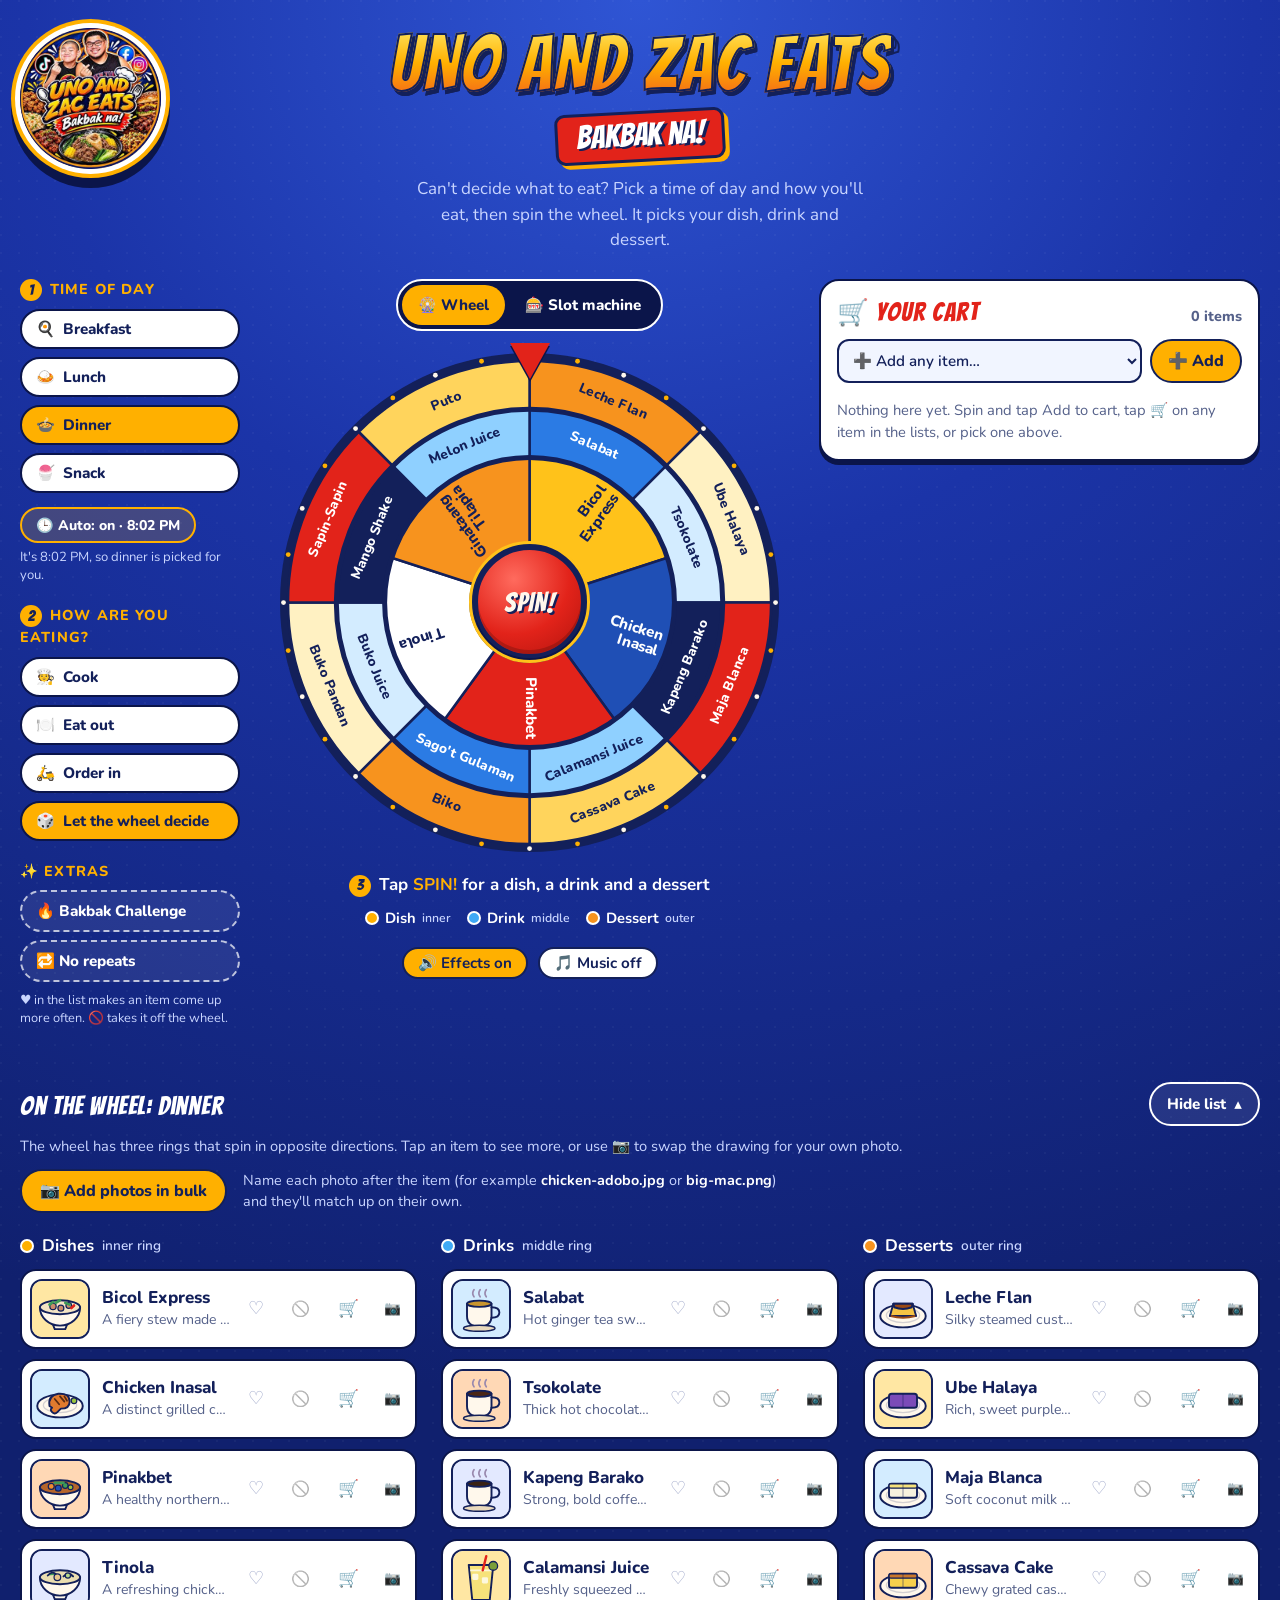
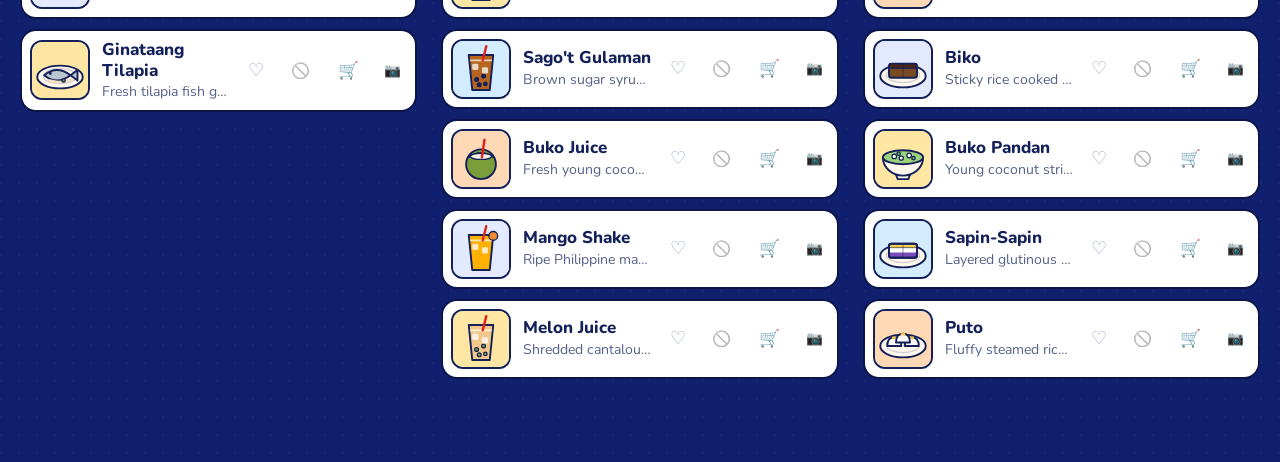
<file: index.html>
<!DOCTYPE html>
<html lang="en">
<head>
<meta charset="UTF-8">
<meta name="viewport" content="width=device-width, initial-scale=1, viewport-fit=cover">
<title>Uno and Zac Eats: Food Roulette</title>
<link rel="preconnect" href="https://fonts.googleapis.com">
<link rel="preconnect" href="https://fonts.gstatic.com" crossorigin>
<link href="https://fonts.googleapis.com/css2?family=Bangers&family=Permanent+Marker&family=Nunito:wght@400;600;800&display=swap" rel="stylesheet">
<style>
  /* Brand colours from the Uno and Zac Eats logo */
  :root {
    --bg: #1B34A8;
    --bg-deep: #10206E;
    --on-bg: #FFFFFF;
    --on-bg-muted: #C9D5FF;
    --panel: #FFFFFF;
    --field: #F1F5FF;
    --ink: #13205A;
    --muted: #55618A;
    --ube: #1F4FB5;
    --mango: #FFB000;
    --orange: #F7931E;
    --leaf: #1F4FB5;
    --chili: #E2231A;
    --coco: #FFF8EC;
    --ring: #13205A;
    --shadow: 0 4px 0 #0B154A;
    color-scheme: light;
    box-sizing: border-box;
    padding-top: env(safe-area-inset-top, 0px);
    padding-bottom: env(safe-area-inset-bottom, 0px);
  }
  @media (prefers-color-scheme: dark) {
    :root:not([data-theme="light"]) {
      color-scheme: dark;
      --bg: #0F1E6A;
      --bg-deep: #070F3A;
      --on-bg-muted: #B4C2F5;
      --panel: #F3F6FF;
      --field: #E4EAFF;
      --shadow: 0 6px 0 #040922;
    }
  }
  :root[data-theme="dark"] {
    color-scheme: dark;
    --bg: #0F1E6A;
    --bg-deep: #070F3A;
    --on-bg-muted: #B4C2F5;
    --panel: #F3F6FF;
    --field: #E4EAFF;
    --shadow: 0 6px 0 #040922;
  }
  *, *::before, *::after { box-sizing: inherit; }
  html { scroll-padding-top: env(safe-area-inset-top, 0px); }
  body {
    margin: 0;
    min-height: 100%;
    background:
      radial-gradient(circle at 1px 1px, rgba(255,255,255,.035) 1.2px, transparent 1.6px) 0 0 / 18px 18px,
      radial-gradient(ellipse 120% 1400px at 50% 0%, #2F55D4 0%, var(--bg) 40%, var(--bg-deep) 100%);
    background-color: var(--bg);
    color: var(--ink);
    font-family: "Nunito", system-ui, -apple-system, "Segoe UI", sans-serif;
    font-size: 17px;
    line-height: 1.5;
  }
  main {
    overflow-x: clip;
    max-width: 1440px;
    margin: 0 auto;
    padding: 28px 20px 48px;
  }
  header.brand {
    display: flex;
    align-items: center;
    justify-content: center;
    gap: 28px;
    margin: 0 auto 30px;
    max-width: 920px;
  }
  .logo {
    width: clamp(120px, 16vw, 170px);
    height: auto;
    aspect-ratio: 1;
    border-radius: 50%;
    flex: none;
    box-shadow: 0 0 0 4px #13205A, 0 8px 0 4px #13205A;
  }
  .brand-text { text-align: left; }
  h1.wordmark {
    font-family: "Bangers", "Arial Black", Impact, sans-serif;
    font-weight: 400;
    font-size: clamp(2.7rem, 7vw, 4.8rem);
    line-height: .95;
    letter-spacing: .03em;
    margin: 0;
    color: #FFB000;
    background: linear-gradient(180deg, #FFE45C 0%, #FFB000 48%, #F2611B 100%);
    -webkit-background-clip: text;
    background-clip: text;
    -webkit-text-fill-color: transparent;
    -webkit-text-stroke: 2px #13205A;
    filter: drop-shadow(3px 4px 0 #13205A);
    text-transform: uppercase;
  }
  .bakbak { margin: 10px 0 0; }
  .bakbak span {
    display: inline-block;
    font-family: "Permanent Marker", "Bangers", "Comic Sans MS", cursive;
    font-size: clamp(1.4rem, 3.4vw, 2rem);
    line-height: 1.1;
    color: #FFFFFF;
    background: #E2231A;
    border: 3px solid #13205A;
    border-radius: 10px;
    padding: 4px 18px 6px;
    transform: rotate(-3deg);
    box-shadow: 4px 4px 0 #FFB000;
    text-shadow: 2px 2px 0 #13205A;
  }
  .intro { margin: 16px 0 0; color: var(--muted); max-width: 46ch; }
  @media (max-width: 640px) {
    header.brand { flex-direction: column; gap: 16px; }
    .brand-text { text-align: center; }
    .intro { margin-left: auto; margin-right: auto; }
  }
  .group-label {
    text-align: center;
    font-weight: 800;
    font-size: .9rem;
    text-transform: uppercase;
    letter-spacing: .08em;
    color: var(--muted);
    margin: 0 0 8px;
  }
  .plan-actions { display: flex; flex-wrap: wrap; gap: 10px; margin-top: 4px; }
  a.btn { text-decoration: none; display: inline-block; }
  .plan p { margin: 0 0 14px; max-width: 62ch; }
  .plan-links .plan-actions + .plan-actions { margin-top: 10px; }
  .plan p.plan-links-label { margin: 16px 0 8px; font-weight: 800; font-size: .85rem; text-transform: uppercase; letter-spacing: .06em; color: var(--muted); }
  .price {
    display: inline-block;
    margin: 12px 0 0;
    font: 400 1.15rem "Bangers", "Arial Black", sans-serif;
    background: var(--chili);
    color: #FFF8EC;
    border: 2px solid #13205A;
    border-radius: 999px;
    padding: 2px 14px;
  }
  .note { font-size: .92rem; color: var(--muted); }

  .meals {
    display: flex;
    flex-wrap: wrap;
    justify-content: center;
    gap: 10px;
    margin: 0 0 20px;
    padding: 0;
    border: 0;
  }
  .meals legend { position: absolute; width: 1px; height: 1px; overflow: hidden; clip: rect(0 0 0 0); }
  .meal {
    font: 800 1rem "Nunito", system-ui, sans-serif;
    padding: 10px 18px;
    border-radius: 999px;
    border: 2px solid var(--ring);
    background: var(--panel);
    color: var(--ink);
    cursor: pointer;
    display: inline-flex;
    align-items: center;
    gap: 8px;
    transition: transform .12s ease, background .12s ease;
  }
  @media (hover: hover) { .meal:hover { transform: translateY(-2px); } }
  .meal[aria-pressed="true"] { background: var(--mango); color: #13205A; }
  .meal:disabled { cursor: not-allowed; opacity: .55; transform: none; }
  .meal:focus-visible, .spin:focus-visible { outline: 3px solid var(--chili); outline-offset: 3px; }

  .stage {
    display: grid;
    grid-template-columns: 220px minmax(0, 1.15fr) minmax(0, 1fr);
    grid-template-areas: "controls wheel result" "menu menu menu";
    column-gap: 36px;
    row-gap: 36px;
    align-items: start;
  }
  .controls { grid-area: controls; }
  .wheel-col { grid-area: wheel; }
  .result-col { grid-area: result; align-self: start; }
  .menu-col { grid-area: menu; }
  /* Dishes, drinks and desserts side by side under the wheel */
  .ring-grid { display: grid; grid-template-columns: repeat(3, minmax(0, 1fr)); gap: 24px; align-items: start; }
  .ring-section .ring-title { margin-top: 4px; }
  @media (max-width: 960px) { .ring-grid { grid-template-columns: repeat(2, minmax(0, 1fr)); } }
  @media (max-width: 640px) { .ring-grid { grid-template-columns: 1fr; } }
  .controls .group-label { text-align: left; }
  /* Left sidebar: each group is a vertical stack of full-width buttons */
  .controls .meals { flex-direction: column; align-items: stretch; flex-wrap: nowrap; gap: 8px; margin-bottom: 20px; }
  .controls .meal { padding: 8px 14px; font-size: .95rem; justify-content: flex-start; text-align: left; width: 100%; }
  @media (max-width: 1180px) {
    .stage {
      grid-template-columns: 210px minmax(0, 1fr);
      grid-template-areas: "controls wheel" "controls result" "menu menu";
    }
    .result-col { align-self: start; }
  }
  @media (max-width: 700px) {
    .stage { grid-template-columns: 1fr; grid-template-areas: "controls" "wheel" "result" "menu"; }
    .controls .meals { flex-direction: row; flex-wrap: wrap; align-items: center; margin-bottom: 16px; }
    .controls .meal { width: auto; }
  }
  .result-art {
    width: 112px; height: 112px; flex: none;
    border-radius: 20px; overflow: hidden;
    border: 2px solid var(--ring);
  }
  .result-art img, .result-art svg, .thumb img, .thumb svg { width: 100%; height: 100%; display: block; object-fit: cover; }
  .col-title {
    font-family: "Bangers", "Arial Black", sans-serif;
    font-weight: 400;
    font-size: 1.3rem;
    margin: 6px 0 2px;
    color: var(--ube);
  }
  .menu-hint { margin: 0 0 12px; }
  .ring-title { display: flex; align-items: center; gap: 8px; margin: 18px 0 10px; font-size: 1.05rem; }
  .ring-title:first-of-type { margin-top: 4px; }
  .ring-where { font-weight: 600; font-size: .85rem; color: var(--muted); }
  .ring-dot { width: 14px; height: 14px; border-radius: 50%; border: 2px solid var(--ring); flex: none; }
  .ring-dot.dish { background: #FFB000; }
  .ring-dot.drink { background: #3FA9F5; }
  .ring-dot.dessert { background: #F7931E; }
  div.menu-item { cursor: default; }
  .pairings { display: grid; grid-template-columns: repeat(auto-fit, minmax(150px, 1fr)); gap: 10px; margin-top: 14px; }
  .pair { display: flex; align-items: center; gap: 10px; min-width: 0; }
  .pair .thumb { width: 46px; height: 46px; border-radius: 10px; }
  .pair-kind { display: block; font-size: .78rem; font-weight: 800; text-transform: uppercase; letter-spacing: .06em; color: var(--muted); }
  .pair-name { display: block; font-weight: 800; line-height: 1.2; }
  .pair-price { font-weight: 600; color: var(--muted); font-size: .9rem; }
  .total { margin: 10px 0 0; font-weight: 800; }
  [hidden] { display: none !important; }
  .menu-col, .result-col, .controls { min-width: 0; }
  .menu-list { list-style: none; margin: 0; padding: 0; display: grid; grid-template-columns: minmax(0, 1fr); gap: 10px; }
  .menu-list li {
    display: flex; align-items: center; gap: 8px;
    background: var(--panel);
    border: 2px solid var(--ring);
    border-radius: 16px;
    padding: 8px 8px 8px 8px;
    transition: background .2s ease;
  }
  .menu-list li.won { background: var(--mango); }
  .menu-list li.won .mi-name, .menu-list li.won .mi-sub, .menu-list li.won .photo-btn { color: #13205A; }
  .menu-item {
    flex: 1; min-width: 0;
    display: flex; align-items: center; gap: 12px;
    background: none; border: 0; padding: 0; margin: 0;
    text-align: left; color: var(--ink); font: inherit; cursor: pointer;
    border-radius: 10px;
  }
  .menu-item:focus-visible, .photo-btn:focus-visible { outline: 3px solid var(--chili); outline-offset: 2px; }
  .thumb { width: 60px; height: 60px; flex: none; border-radius: 12px; overflow: hidden; border: 2px solid var(--ring); }
  .mi-text { min-width: 0; }
  .mi-name { display: block; font-weight: 800; line-height: 1.25; }
  .mi-sub { display: block; font-size: .88rem; color: var(--muted); white-space: nowrap; overflow: hidden; text-overflow: ellipsis; }
  .photo-btn {
    flex: none;
    background: none; border: 0; cursor: pointer;
    font: 700 .85rem "Nunito", system-ui, sans-serif;
    color: var(--muted);
    padding: 6px; border-radius: 8px;
  }
  .photo-btn:disabled { opacity: .5; cursor: not-allowed; }

  .wheel-wrap {
    position: relative;
    width: min(540px, 100%);
    aspect-ratio: 1;
    margin: 0 auto;
  }
  canvas { width: 100%; height: 100%; display: block; }
  .pointer {
    position: absolute;
    top: -6px;
    left: 50%;
    transform: translateX(-50%);
    width: 0; height: 0;
    border-left: 20px solid transparent;
    border-right: 20px solid transparent;
    border-top: 36px solid var(--chili);
    filter: drop-shadow(0 3px 0 var(--ring));
    z-index: 2;
  }
  .spin {
    position: absolute;
    inset: 0;
    margin: auto;
    width: 22%;
    aspect-ratio: 1;
    border-radius: 50%;
    border: 4px solid #13205A;
    background: var(--chili);
    color: #FFF8EC;
    font: 400 clamp(0.9rem, 3.4vw, 1.25rem) "Bangers", "Arial Black", sans-serif;
    cursor: pointer;
    box-shadow: 0 4px 0 #13205A;
    transition: transform .1s ease, box-shadow .1s ease;
    z-index: 2;
  }
  .spin:active:not(:disabled) { transform: translateY(3px); box-shadow: 0 1px 0 #13205A; }
  .spin:disabled { cursor: wait; }
  /* SPIN! button: glossy red, breathing label and a pulsing gold halo to invite a tap */
  .spin {
    background: radial-gradient(circle at 35% 28%, #FF6B5E 0%, #E2231A 55%, #B3140E 100%);
    font-size: clamp(1.15rem, 4.2vw, 1.7rem);
    letter-spacing: .04em;
    text-shadow: 2px 2px 0 #13205A;
    box-shadow: 0 4px 0 #0B154A, inset 0 -4px 0 rgba(0,0,0,.18);
  }
  .spin::before {
    content: "";
    position: absolute;
    inset: -9px;
    border-radius: 50%;
    border: 3px solid #FFC21A;
    animation: halo 1.8s ease-out infinite;
    pointer-events: none;
  }
  .spin-label { display: inline-block; animation: breathe 1.8s ease-in-out infinite; }
  @media (hover: hover) { .spin:hover:not(:disabled) { transform: scale(1.06); } }
  .spin.is-spinning { background: radial-gradient(circle at 35% 28%, #4E7BE8 0%, #1F4FB5 60%, #13205A 100%); }
  .spin.is-spinning::before { border-style: dashed; animation: whirl .9s linear infinite; }
  .spin.is-spinning .spin-label { animation: none; }
  .spin.landed .spin-label { animation: landpop .6s cubic-bezier(.2,1.8,.4,1); }
  @keyframes halo { 0% { transform: scale(.92); opacity: .95; } 100% { transform: scale(1.4); opacity: 0; } }
  @keyframes breathe { 0%, 100% { transform: scale(1) rotate(0); } 50% { transform: scale(1.12) rotate(-4deg); } }
  @keyframes whirl { to { transform: rotate(360deg); } }
  @keyframes landpop { 0% { transform: scale(.6); } 100% { transform: scale(1); } }
  .confetti { position: absolute; inset: 0; width: 100%; height: 100%; pointer-events: none; z-index: 3; }
  /* Lightning layer reaches a little past the rim so bolts can strike in from outside */
  .lightning { position: absolute; inset: -7%; width: 114%; height: 114%; pointer-events: none; z-index: 1; }
  #wheel { transition: filter .08s ease; }
  #wheel.flash { filter: brightness(1.22) saturate(1.15); }

  .step {
    display: inline-grid; place-items: center;
    width: 22px; height: 22px; margin-right: 8px;
    border-radius: 50%;
    background: var(--mango); color: #13205A;
    font: 400 .95rem/1 "Bangers", "Arial Black", sans-serif;
    letter-spacing: 0;
    vertical-align: middle;
  }
  .step-hint { margin: 16px 0 0; text-align: center; font-weight: 700; color: var(--on-bg); }
  .step-hint strong { color: var(--mango); }
  .ring-legend { list-style: none; margin: 10px 0 0; padding: 0; display: flex; justify-content: center; flex-wrap: wrap; gap: 8px 16px; color: var(--on-bg); font-weight: 700; font-size: .92rem; }
  .ring-legend li { display: inline-flex; align-items: center; gap: 6px; }
  .ring-legend small { font-weight: 600; color: var(--on-bg-muted); }
  .again-btn { margin-top: 14px; }
  .pair { animation: fadeUp .45s ease both; }
  .pair:nth-child(2) { animation-delay: .12s; }
  @keyframes fadeUp { from { opacity: 0; transform: translateY(8px); } to { opacity: 1; transform: none; } }
  .result p.desc { line-height: 1.55; }
  @media (prefers-reduced-motion: reduce) {
    .spin::before, .spin-label, .spin.landed .spin-label, .pair { animation: none !important; }
  }

  .result {
    background: var(--panel);
    border: 2px solid var(--ring);
    border-radius: 22px;
    box-shadow: var(--shadow);
    padding: 22px;
    min-height: 160px;
    display: flex;
    align-items: center;
    gap: 20px;
  }
  .result .tag { font-weight: 800; color: var(--leaf); margin: 0 0 6px; }
  .result h2 {
    font-family: "Bangers", "Arial Black", sans-serif;
    font-weight: 400;
    font-size: clamp(1.7rem, 5vw, 2.4rem);
    line-height: 1.05;
    margin: 0 0 12px;
    color: var(--ube);
  }
  .result p.desc { margin: 0; max-width: 46ch; }
  .result.empty h2 { color: var(--muted); }
  .result.pop { animation: pop .45s cubic-bezier(.2,1.6,.4,1); }
  @keyframes pop { from { transform: scale(.94); } to { transform: scale(1); } }

  .sound-toggle {
    display: block;
    margin: 18px auto 0;
    font: 700 .95rem "Nunito", system-ui, sans-serif;
    background: none;
    border: 2px solid var(--ring);
    border-radius: 999px;
    padding: 4px 14px;
    color: var(--ink);
    cursor: pointer;
  }
  .audio-toggles { display: flex; justify-content: center; flex-wrap: wrap; gap: 10px; margin-top: 18px; }
  .audio-toggles .sound-toggle { margin: 0; }
  .sound-toggle[aria-pressed="true"] { background: var(--mango); }
  .sound-toggle:focus-visible { outline: 3px solid var(--chili); outline-offset: 3px; }

  .editor {
    margin-top: 44px;
    background: var(--panel);
    border: 2px solid var(--ring);
    border-radius: 22px;
    box-shadow: var(--shadow);
    padding: 24px;
  }
  .editor h2 {
    font-family: "Bangers", "Arial Black", sans-serif;
    font-weight: 400;
    font-size: 1.6rem;
    margin: 0 0 4px;
    color: var(--leaf);
  }
  .editor > p { margin: 0 0 20px; color: var(--muted); max-width: 60ch; }
  .editor-grid { display: grid; grid-template-columns: minmax(0, 1fr) minmax(0, 1fr); gap: 28px; }
  @media (max-width: 760px) { .editor-grid { grid-template-columns: 1fr; } }
  .field { display: flex; flex-direction: column; gap: 4px; margin-bottom: 14px; }
  .field label { font-weight: 800; font-size: .95rem; }
  .field input, .field select, .field textarea {
    font: 400 1rem "Nunito", system-ui, sans-serif;
    color: var(--ink);
    background: var(--field);
    border: 2px solid var(--ring);
    border-radius: 12px;
    padding: 9px 12px;
    width: 100%;
  }
  .field textarea { min-height: 84px; resize: vertical; }
  .field input:focus-visible, .field select:focus-visible, .field textarea:focus-visible {
    outline: 3px solid var(--mango); outline-offset: 1px;
  }
  .btn {
    font: 800 1rem "Nunito", system-ui, sans-serif;
    padding: 9px 18px;
    border-radius: 999px;
    border: 2px solid var(--ring);
    background: var(--mango);
    color: #13205A;
    cursor: pointer;
  }
  .btn.quiet { background: var(--panel); color: var(--ink); }
  .btn:focus-visible { outline: 3px solid var(--chili); outline-offset: 3px; }
  .btn:disabled { opacity: .5; cursor: not-allowed; }
  .dish-list h3 { margin: 0 0 8px; font-size: 1.05rem; }
  .dish-list ul { list-style: none; margin: 0; padding: 0; max-height: 300px; overflow-y: auto; }
  .dish-list li {
    display: flex; align-items: center; justify-content: space-between; gap: 10px;
    padding: 8px 0;
    border-bottom: 2px dashed color-mix(in srgb, var(--ink) 20%, transparent);
  }
  .dish-list li:last-child { border-bottom: 0; }
  .dish-list .remove {
    font: 700 .9rem "Nunito", system-ui, sans-serif;
    background: none; border: 0; color: var(--chili); cursor: pointer; padding: 4px 6px;
    border-radius: 8px;
  }
  .dish-list .remove:disabled { color: var(--muted); cursor: not-allowed; }
  .dish-list .remove:focus-visible { outline: 3px solid var(--chili); }
  .file-actions { display: flex; flex-wrap: wrap; gap: 10px; margin-top: 22px; padding-top: 18px; border-top: 3px solid var(--ring); }
  .status { margin: 10px 0 0; min-height: 1.5em; font-weight: 700; }
  .status.error { color: var(--chili); }
  .visually-hidden { position: absolute; width: 1px; height: 1px; overflow: hidden; clip: rect(0 0 0 0); }

  .recipe {
    margin-top: 36px;
    background: var(--panel);
    border: 2px solid var(--ring);
    border-radius: 22px;
    box-shadow: var(--shadow);
    padding: 24px;
  }
  .recipe h2 {
    font-family: "Bangers", "Arial Black", sans-serif;
    font-weight: 400;
    font-size: clamp(1.4rem, 4vw, 1.9rem);
    line-height: 1.1;
    margin: 0 0 6px;
    color: var(--chili);
  }
  .recipe .meta { margin: 0 0 20px; color: var(--muted); font-weight: 700; }
  .recipe-grid { display: grid; grid-template-columns: minmax(0, 5fr) minmax(0, 7fr); gap: 32px; }
  @media (max-width: 520px) { .result { flex-direction: column; align-items: flex-start; } }
  @media (max-width: 760px) { .recipe-grid { grid-template-columns: 1fr; gap: 20px; } }
  .recipe h3 { margin: 0 0 10px; font-size: 1.1rem; }
  .ingredients { list-style: none; margin: 0; padding: 0; }
  .ingredients li { margin-bottom: 8px; }
  .ingredients label { display: flex; gap: 10px; align-items: flex-start; cursor: pointer; }
  .ingredients input { margin-top: 5px; width: 18px; height: 18px; accent-color: var(--leaf); flex: none; }
  .ingredients input:checked + span { text-decoration: line-through; color: var(--muted); }
  .steps { margin: 0; padding: 0; list-style: none; counter-reset: step; }
  .steps li { counter-increment: step; position: relative; padding-left: 44px; margin-bottom: 14px; max-width: 62ch; }
  .steps li::before {
    content: counter(step);
    position: absolute; left: 0; top: 0;
    width: 30px; height: 30px; border-radius: 50%;
    background: var(--mango); color: #13205A;
    border: 2px solid #13205A;
    font: 400 .9rem/26px "Bangers", "Arial Black", sans-serif;
    text-align: center;
  }
  .recipe .none p { margin: 0 0 14px; max-width: 60ch; }
  .dish-list .dish-name {
    font: 600 1rem "Nunito", system-ui, sans-serif;
    background: none; border: 0; padding: 2px 0; color: var(--ink);
    cursor: pointer; text-align: left; text-decoration: underline;
    text-decoration-color: color-mix(in srgb, var(--ink) 35%, transparent);
    text-underline-offset: 3px;
  }
  .dish-list .dish-name:focus-visible { outline: 3px solid var(--chili); outline-offset: 2px; }

  .history { margin-top: 22px; font-size: .95rem; color: var(--muted); }
  .history ul { list-style: none; padding: 0; margin: 6px 0 0; display: flex; flex-wrap: wrap; gap: 6px; }
  .history li {
    background: var(--panel);
    border: 2px solid var(--ring);
    border-radius: 999px;
    padding: 2px 10px;
    color: var(--ink);
    font-weight: 600;
  }

  @media (prefers-reduced-motion: reduce) {
    .result.pop { animation: none; }
    .meal, .spin { transition: none; }
  }
  /* ---------- Phones and tablets ---------- */
  .wheel-wrap { max-width: calc(100svh - 40px); }
  @media (pointer: coarse) {
    .sound-toggle, .photo-btn { min-height: 44px; }
    .photo-btn { min-width: 44px; }
    .sound-toggle { padding: 8px 16px; }
    .dish-list .remove { min-height: 40px; padding: 8px 10px; }
    .meal { min-height: 44px; }
  }
  /* Portrait phones: compact header and two-column option grids so the wheel shows up sooner */
  @media (max-width: 700px) {
    main { padding: 14px 14px 36px; }
    header.brand { flex-direction: row; gap: 14px; margin-bottom: 18px; }
    .logo { width: 84px; box-shadow: 0 0 0 3px #FFFFFF, 0 0 0 6px var(--mango), 0 6px 0 6px #0B154A; }
    .brand-text { text-align: left; }
    h1.wordmark { font-size: clamp(1.9rem, 9vw, 2.6rem); -webkit-text-stroke-width: 1.5px; }
    .bakbak { margin-top: 6px; }
    .bakbak span { font-size: 1.15rem; padding: 2px 12px 4px; }
    .intro { display: none; }
    .controls .group-label { margin-bottom: 6px; }
    .controls .meals { display: grid; grid-template-columns: 1fr 1fr; gap: 8px; margin-bottom: 14px; }
    .controls .meal { width: 100%; justify-content: flex-start; padding: 8px 12px; font-size: .92rem; }
    .stage { row-gap: 20px; }
    .result { padding: 16px; gap: 14px; }
    .result-art { width: 84px; height: 84px; }
    .editor, .recipe { padding: 18px; }
  }
  /* Landscape phones: options | wheel | result side by side, wheel sized to the screen height */
  @media (orientation: landscape) and (max-height: 520px) {
    main { padding: 10px 16px 30px; }
    header.brand { flex-direction: row; justify-content: flex-start; gap: 12px; margin: 0 0 10px; max-width: none; }
    .logo { width: 54px; box-shadow: 0 0 0 2px #FFFFFF, 0 0 0 4px var(--mango); }
    h1.wordmark { font-size: 1.8rem; -webkit-text-stroke-width: 1px; }
    .brand-text { display: flex; align-items: center; gap: 14px; flex-wrap: wrap; }
    .bakbak { margin: 0; }
    .bakbak span { font-size: 1rem; padding: 2px 10px 3px; }
    .intro { display: none; }
    .stage {
      grid-template-columns: minmax(150px, 190px) auto minmax(0, 1fr);
      grid-template-areas: "controls wheel result" "menu menu menu";
      column-gap: 18px;
    }
    .controls { max-height: calc(100svh - 20px); overflow-y: auto; padding-right: 4px; }
    .controls .meals { display: flex; flex-direction: column; gap: 6px; margin-bottom: 12px; }
    .controls .meal { width: 100%; padding: 6px 10px; font-size: .85rem; min-height: 38px; }
    .controls .group-label { font-size: .75rem; margin-bottom: 4px; }
    .wheel-col { width: calc(100svh - 96px); min-width: 230px; }
    .wheel-wrap { width: 100%; max-width: none; }
    .audio-toggles { margin-top: 8px; gap: 6px; }
    .audio-toggles .sound-toggle { font-size: .8rem; padding: 4px 10px; min-height: 36px; }
    .result-col { align-self: start; }
    .result { flex-direction: column; align-items: flex-start; padding: 14px; gap: 10px; min-height: 0; }
    .result-art { width: 64px; height: 64px; }
    .result h2 { font-size: 1.5rem; }
    .result p.desc { font-size: .92rem; }
    .pairings { grid-template-columns: 1fr; }
  }
  /* Narrow landscape phones: result card drops below the wheel */
  @media (orientation: landscape) and (max-height: 520px) and (max-width: 720px) {
    .stage {
      grid-template-columns: minmax(140px, 1fr) auto;
      grid-template-areas: "controls wheel" "result result" "menu menu";
    }
    .result { flex-direction: row; align-items: center; }
    .pairings { grid-template-columns: 1fr 1fr; }
  }
  .result > div:last-child { min-width: 0; }
  .result h2 { overflow-wrap: anywhere; }
  @media (pointer: coarse) { .dish-list .dish-name { min-height: 40px; } }

  /* The result card now only appears in the pop-up; on the page it stays hidden as the pop-up's source */
  .result-col > .result { display: none; }
  .result-col .history { margin-top: 0; }

  /* ---------- Game style switch ---------- */
  .game-switch {
    display: flex; width: fit-content; margin: 0 auto 18px;
    background: #0B154A; border: 2px solid #FFFFFF; border-radius: 999px; padding: 4px; gap: 4px;
  }
  .gs-btn {
    font: 800 .95rem "Nunito", system-ui, sans-serif;
    border: 0; border-radius: 999px; padding: 8px 16px; min-height: 40px;
    background: transparent; color: #FFFFFF; cursor: pointer;
  }
  .gs-btn[aria-checked="true"] { background: var(--mango); color: #13205A; }
  .gs-btn:focus-visible { outline: 3px solid var(--mango); outline-offset: 2px; }
  .gs-btn:disabled { opacity: .55; cursor: not-allowed; }

  /* ---------- Slot machine ---------- */
  .slot-wrap { position: relative; width: min(540px, 100%); margin: 0 auto; padding-right: 34px; }
  .slot-machine {
    position: relative;
    background: linear-gradient(180deg, #F2362C 0%, #E2231A 45%, #B3140E 100%);
    border: 3px solid #0B154A;
    border-radius: 28px 28px 18px 18px;
    box-shadow: 0 0 0 5px var(--mango), 0 10px 0 5px #0B154A;
    padding: 0 16px 18px;
  }
  .slot-marquee {
    display: flex; align-items: center; justify-content: center; gap: 10px;
    margin: 0 -16px 14px; padding: 12px 10px 10px;
    background: #13205A; border-radius: 25px 25px 0 0; border-bottom: 3px solid var(--mango);
  }
  .slot-title {
    font: 400 clamp(1.4rem, 4vw, 2rem) "Bangers", "Arial Black", sans-serif; letter-spacing: .05em;
    background: linear-gradient(180deg, #FFE45C, #FFB000 55%, #F2611B);
    -webkit-background-clip: text; background-clip: text; -webkit-text-fill-color: transparent;
    filter: drop-shadow(2px 2px 0 #050A26);
  }
  .bulbs {
    flex: 1; max-width: 120px; height: 12px;
    background: radial-gradient(circle, #FFE45C 0 3.5px, transparent 4px) 0 50% / 16px 12px repeat-x;
    animation: chase 1.2s steps(2) infinite;
  }
  .slot-wrap.running .bulbs { animation-duration: .3s; }
  @keyframes chase { 50% { filter: brightness(.45); } }
  .slot-window {
    position: relative;
    display: grid; grid-template-columns: repeat(3, minmax(0, 1fr)); gap: 8px;
    background: #0B154A; border: 3px solid #0B154A; border-radius: 16px; padding: 8px;
  }
  .reel-col { min-width: 0; text-align: center; }
  .reel-label {
    display: block; margin-bottom: 6px;
    font: 400 1.05rem "Bangers", "Arial Black", sans-serif; letter-spacing: .06em; color: var(--mango);
  }
  .reel {
    --cell: 96px;
    position: relative; height: calc(var(--cell) * 3); overflow: hidden;
    background: #FFFFFF; border-radius: 10px;
  }
  /* Soft shading at the top and bottom of each reel, like a curved drum */
  .reel::after {
    content: ""; position: absolute; inset: 0; pointer-events: none;
    background: linear-gradient(180deg, rgba(11,21,74,.55) 0%, rgba(11,21,74,0) 30%, rgba(11,21,74,0) 70%, rgba(11,21,74,.55) 100%);
  }
  .strip { position: absolute; left: 0; right: 0; top: 0; will-change: transform; }
  .cell {
    height: var(--cell); display: flex; flex-direction: column; align-items: center; justify-content: center; gap: 4px;
    padding: 4px 6px; border-bottom: 1px dashed rgba(19,32,90,.18); color: #13205A;
  }
  .cell .thumb { width: 52px; height: 52px; border-radius: 10px; }
  .cell .cell-name {
    font-weight: 800; font-size: .8rem; line-height: 1.1; max-width: 100%;
    display: -webkit-box; -webkit-line-clamp: 2; -webkit-box-orient: vertical; overflow: hidden;
  }
  .reel.blur .strip { filter: blur(1.4px); }
  /* After landing: dim the rows above and below, and light up the payline */
  .reel.won::after {
    background: linear-gradient(180deg, rgba(11,21,74,.62) 0%, rgba(11,21,74,.5) 33.3%, transparent 33.4%, transparent 66.6%, rgba(11,21,74,.5) 66.7%, rgba(11,21,74,.62) 100%);
  }
  .slot-window.landed .payline {
    border-width: 4px; border-color: #FFE45C;
    background: rgba(255,228,92,.14);
    box-shadow: 0 0 18px 2px rgba(255,228,92,.75);
    animation: paylineGlow 1s ease-in-out 3;
  }
  @keyframes paylineGlow { 50% { box-shadow: 0 0 28px 6px rgba(255,228,92,.95); } }
  .payline {
    position: absolute; left: 0; right: 0; pointer-events: none;
    border-top: 3px solid var(--mango); border-bottom: 3px solid var(--mango);
  }
  .payline::before, .payline::after {
    content: ""; position: absolute; top: 50%; transform: translateY(-50%);
    border: 10px solid transparent;
  }
  .payline::before { left: -3px; border-left: 14px solid var(--mango); }
  .payline::after { right: -3px; border-right: 14px solid var(--mango); }
  .slot-window .confetti { inset: -10%; width: 120%; height: 120%; }
  .slot-spin {
    display: block; width: 100%; margin-top: 16px; min-height: 56px;
    font: 400 1.8rem "Bangers", "Arial Black", sans-serif; letter-spacing: .06em;
    color: #13205A; text-shadow: 1px 1px 0 #FFFFFF;
    background: linear-gradient(180deg, #FFE45C, #FFB000 60%, #F7931E);
    border: 3px solid #0B154A; border-radius: 16px; box-shadow: 0 5px 0 #0B154A; cursor: pointer;
    animation: breathe 1.8s ease-in-out infinite;
  }
  .slot-spin:active:not(:disabled) { transform: translateY(4px); box-shadow: 0 1px 0 #0B154A; }
  .slot-spin:disabled { animation: none; filter: saturate(.6); cursor: wait; }
  .slot-spin:focus-visible { outline: 3px solid #FFFFFF; outline-offset: 3px; }
  .lever {
    position: absolute; right: 0; top: 70px; width: 34px; height: 170px;
    background: none; border: 0; padding: 0; cursor: pointer;
    transform-origin: 50% 100%;
  }
  .lever-stick {
    position: absolute; left: 50%; bottom: 0; width: 10px; height: 140px; margin-left: -5px;
    background: linear-gradient(90deg, #C9D5FF, #FFFFFF, #8EA0D8); border: 2px solid #0B154A; border-radius: 6px;
    transform-origin: 50% 100%; transition: transform .25s ease;
  }
  .lever-ball {
    position: absolute; left: 50%; top: 0; width: 32px; height: 32px; margin-left: -16px;
    background: radial-gradient(circle at 35% 30%, #FF7A6E, #E2231A 60%, #9E120C);
    border: 2px solid #0B154A; border-radius: 50%; transition: transform .25s ease;
  }
  .lever.pulled .lever-stick { transform: scaleY(-.55); }
  .lever.pulled .lever-ball { transform: translateY(196px); }
  .lever:focus-visible { outline: 3px solid var(--mango); outline-offset: 4px; border-radius: 8px; }
  .lever:disabled { cursor: wait; }
  @media (max-width: 700px) {
    .reel { --cell: 78px; }
    .cell .thumb { width: 40px; height: 40px; }
    .cell .cell-name { font-size: .72rem; }
    .slot-machine { padding: 0 10px 14px; }
    .slot-marquee { margin: 0 -10px 10px; }
    .lever { top: 60px; height: 140px; }
    .lever-stick { height: 112px; }
    .lever.pulled .lever-ball { transform: translateY(160px); }
  }
  @media (orientation: landscape) and (max-height: 520px) {
    .reel { --cell: 62px; }
    .cell .thumb { width: 32px; height: 32px; }
    .slot-marquee { padding: 6px; margin-bottom: 8px; }
    .slot-spin { min-height: 44px; font-size: 1.4rem; margin-top: 10px; }
    .slot-wrap { width: min(440px, 100%); }
  }
  @media (prefers-reduced-motion: reduce) { .bulbs, .slot-spin, .slot-window.landed .payline { animation: none; } .lever-stick, .lever-ball { transition: none; } }

  /* ---------- Auto time of day ---------- */
  .auto-row { display: flex; flex-direction: column; align-items: flex-start; gap: 6px; margin: -6px 0 20px; }
  .auto-btn {
    font: 800 .88rem "Nunito", system-ui, sans-serif; color: #FFFFFF;
    background: rgba(255,255,255,.08); border: 2px dashed rgba(255,255,255,.7); border-radius: 999px;
    padding: 6px 14px; min-height: 36px; cursor: pointer;
  }
  .auto-btn[aria-pressed="true"] { border-style: solid; border-color: var(--mango); background: rgba(255,176,0,.18); }
  .auto-btn:focus-visible { outline: 3px solid var(--mango); outline-offset: 2px; }
  .auto-text { font-size: .82rem; line-height: 1.35; color: var(--on-bg-muted); }
  @media (max-width: 700px) {
    .auto-row { flex-direction: row; align-items: center; flex-wrap: wrap; margin-top: -4px; }
  }
  @media (pointer: coarse) { .auto-btn { min-height: 44px; } }

  /* ---------- Show / hide the "On the wheel" list ---------- */
  .menu-head { display: flex; align-items: center; justify-content: space-between; flex-wrap: wrap; gap: 10px 16px; }
  .menu-head .col-title { margin: 6px 0 2px; }
  .menu-toggle {
    display: inline-flex; align-items: center; gap: 8px;
    font: 800 .95rem "Nunito", system-ui, sans-serif; color: #FFFFFF;
    background: rgba(255,255,255,.08); border: 2px solid #FFFFFF; border-radius: 999px;
    padding: 8px 16px; min-height: 44px; cursor: pointer;
  }
  .menu-toggle:hover { background: rgba(255,255,255,.16); }
  .menu-toggle:focus-visible { outline: 3px solid var(--mango); outline-offset: 2px; }
  .menu-toggle[aria-expanded="false"] { background: var(--mango); color: #13205A; border-color: var(--mango); }
  .menu-toggle .chev { display: inline-block; transition: transform .2s ease; }
  .menu-toggle[aria-expanded="false"] .chev { transform: rotate(180deg); }
  #menuContent { margin-top: 8px; }
  @media (prefers-reduced-motion: reduce) { .menu-toggle .chev { transition: none; } }

  /* ---------- Extras: challenge, no repeats, favourites ---------- */
  .extras { display: flex; flex-direction: column; gap: 8px; margin-bottom: 18px; }
  .extra-btn {
    display: flex; align-items: center; gap: 8px; width: 100%;
    font: 800 .95rem "Nunito", system-ui, sans-serif; color: #FFFFFF; text-align: left;
    background: rgba(255,255,255,.08); border: 2px dashed rgba(255,255,255,.7); border-radius: 999px;
    padding: 8px 14px; min-height: 42px; cursor: pointer;
  }
  .extra-btn[aria-pressed="true"] { background: var(--chili); border: 2px solid #FFFFFF; }
  .extra-btn[aria-pressed="true"]::after { content: "ON"; margin-left: auto; font-size: .75rem; background: #FFFFFF; color: var(--chili); border-radius: 999px; padding: 1px 8px; }
  .extra-btn:focus-visible { outline: 3px solid var(--mango); outline-offset: 2px; }
  .extra-btn:disabled { opacity: .55; cursor: not-allowed; }
  .extra-note { margin: 2px 0 0; font-size: .8rem; line-height: 1.35; color: var(--on-bg-muted); }
  @media (max-width: 700px) {
    .extras { display: grid; grid-template-columns: 1fr 1fr; }
    .extra-note { grid-column: 1 / -1; }
  }
  @media (orientation: landscape) and (max-height: 520px) {
    .extra-btn { font-size: .82rem; min-height: 36px; padding: 5px 10px; }
  }
  .pref-btn {
    flex: none; min-width: 36px; min-height: 36px; border: 0; border-radius: 8px; background: none;
    font-size: 1.1rem; line-height: 1; cursor: pointer; color: #9AA3C7;
  }
  .pref-btn.fav.on { color: var(--chili); }
  .pref-btn.ban { filter: grayscale(1); opacity: .45; font-size: .95rem; }
  .pref-btn.ban.on { filter: none; opacity: 1; }
  .pref-btn:focus-visible { outline: 3px solid var(--chili); outline-offset: 1px; }
  .pref-btn:disabled { cursor: not-allowed; }
  .menu-list li.banned { opacity: .6; }
  .menu-list li.banned .mi-name { text-decoration: line-through; }
  @media (pointer: coarse) { .pref-btn { min-width: 40px; min-height: 40px; } }

  .challenge {
    margin-top: 14px; padding: 12px 14px; border-radius: 14px;
    background: linear-gradient(135deg, #E2231A, #F7931E); color: #FFFFFF;
    border: 2px solid #0B154A; box-shadow: 0 3px 0 #0B154A;
  }
  .challenge .ch-kicker { display: block; font: 400 1rem "Bangers", "Arial Black", sans-serif; letter-spacing: .06em; color: #FFE45C; }
  .challenge .ch-text { display: block; font-weight: 800; font-size: 1.05rem; line-height: 1.3; }
  .pop-body .challenge { animation: chFlip .7s cubic-bezier(.2,1.4,.4,1) .35s both; }
  @keyframes chFlip { from { opacity: 0; transform: perspective(500px) rotateX(-90deg); } to { opacity: 1; transform: none; } }
  .share-btn { background: #1F4FB5; color: #FFFFFF; }
  .share-pop #shareImg { display: block; width: 100%; max-width: 360px; margin: 0 auto; border-radius: 14px; border: 2px solid #0B154A; aspect-ratio: 4 / 5; background: #1B34A8; }
  @media (prefers-reduced-motion: reduce) { .pop-body .challenge { animation: none; } }

  /* ---------- Bulk photos ---------- */
  .bulk-row { display: flex; flex-wrap: wrap; align-items: center; gap: 10px 16px; margin: 0 0 16px; }
  .bulk-tip { color: var(--on-bg-muted); font-size: .9rem; max-width: 60ch; }
  .bulk-tip em { color: var(--on-bg); font-style: normal; font-weight: 700; }
  .bulk-summary { margin: 0 0 12px; font-weight: 700; }
  .bulk-list { list-style: none; margin: 0; padding: 0; }
  .bulk-item {
    display: grid; grid-template-columns: 56px minmax(0, 1fr); gap: 4px 12px; align-items: center;
    padding: 10px 0; border-bottom: 2px dashed rgba(19,32,90,.15);
  }
  .bulk-item img { width: 56px; height: 56px; object-fit: cover; border-radius: 10px; border: 2px solid #13205A; grid-row: span 2; }
  .bulk-file { font-size: .85rem; color: var(--muted); overflow-wrap: anywhere; }
  .bulk-item select {
    font: 600 .95rem "Nunito", system-ui, sans-serif; color: #13205A;
    background: var(--field); border: 2px solid #13205A; border-radius: 10px; padding: 6px 8px; width: 100%; min-height: 40px;
  }
  .bulk-item.unmatched select { border-color: var(--chili); }

  /* ---------- Cart panel beside the wheel ---------- */
  .cart-panel {
    background: var(--panel); color: #13205A;
    border: 2px solid #0B154A; border-radius: 20px; box-shadow: var(--shadow);
    padding: 16px 16px 14px; margin-bottom: 22px;
  }
  .cp-head { display: flex; align-items: baseline; justify-content: space-between; gap: 10px; margin-bottom: 12px; }
  .cp-head h2 { margin: 0; font: 400 1.6rem "Bangers", "Arial Black", sans-serif; letter-spacing: .04em; color: var(--chili); }
  .cp-count { font-weight: 800; font-size: .9rem; color: var(--muted); }
  .cp-add { display: flex; gap: 8px; margin-bottom: 12px; }
  .cp-add select {
    flex: 1; min-width: 0; min-height: 44px;
    font: 600 .95rem "Nunito", system-ui, sans-serif; color: #13205A;
    background: var(--field); border: 2px solid #13205A; border-radius: 12px; padding: 6px 10px;
  }
  .cp-add select:focus-visible { outline: 3px solid var(--mango); outline-offset: 1px; }
  .cp-add .btn { flex: none; min-height: 44px; padding: 8px 16px; }
  .cp-table-wrap { max-height: 380px; overflow: auto; border-radius: 12px; }
  .cp-table { width: 100%; border-collapse: collapse; font-size: .92rem; }
  .cp-table thead th {
    position: sticky; top: 0; z-index: 1; background: #13205A; color: #FFFFFF;
    font-size: .75rem; text-transform: uppercase; letter-spacing: .06em; text-align: left; padding: 8px 10px;
  }
  .cp-table thead tr { background: #13205A; }
  .cp-table thead th:nth-child(2), .cp-table thead th:nth-child(3) { text-align: center; }
  .cp-table thead th:last-child { text-align: right; }
  .cp-table th.cp-group {
    text-align: left; background: #FFF4D6; color: #13205A; font-size: .9rem; padding: 7px 10px;
    border-top: 2px solid #13205A;
  }
  .cp-table th.cp-group span { float: right; font-weight: 800; }
  .cp-table td { padding: 7px 10px; border-bottom: 1px dashed rgba(19,32,90,.18); vertical-align: middle; }
  .cp-item { display: flex; align-items: center; gap: 10px; min-width: 0; }
  .cp-item .thumb { width: 36px; height: 36px; border-radius: 8px; border-width: 2px; flex: none; }
  .cp-name { font-weight: 800; line-height: 1.2; display: block; }
  .cp-kind { font-size: .78rem; color: var(--muted); }
  .cp-qty { white-space: nowrap; text-align: center; }
  .cp-qty button {
    width: 30px; height: 30px; border-radius: 50%; border: 2px solid #13205A; background: #FFFFFF; color: #13205A;
    font: 800 1rem/1 "Nunito", system-ui, sans-serif; cursor: pointer; vertical-align: middle;
  }
  .cp-qty button:focus-visible, .cp-del:focus-visible { outline: 3px solid var(--mango); outline-offset: 1px; }
  .cp-qty output { display: inline-block; min-width: 24px; font-weight: 800; text-align: center; }
  .cp-price { text-align: right; white-space: nowrap; font-weight: 700; }
  .cp-price small { font-weight: 600; color: var(--muted); }
  .cp-del { background: none; border: 0; cursor: pointer; font-size: 1rem; color: var(--chili); width: 32px; height: 32px; border-radius: 8px; }
  .cp-table tfoot td { border: 0; border-top: 2px solid #13205A; font-weight: 800; font-size: 1rem; padding-top: 10px; }
  .cp-empty { margin: 4px 0 2px; color: var(--muted); font-size: .92rem; }
  .cp-actions { display: flex; gap: 8px; margin-top: 12px; }
  .cp-actions .cart-add { flex: 1; }
  @media (pointer: coarse) { .cp-qty button, .cp-del { width: 40px; height: 40px; } }
  @media (max-width: 480px) {
    .cp-table th:nth-child(3), .cp-table td:nth-child(3) { display: none; }  /* minus at 1 removes the item */
    .cp-item .thumb { display: none; }
    .cp-table td { padding: 7px 4px; }
    .cp-qty button { width: 34px; height: 34px; }
    .cp-qty output { min-width: 18px; }
  }
  .cart-fab.panel-visible { opacity: 0; pointer-events: none; transform: translateY(20px); }
  .cart-fab { transition: opacity .2s ease, transform .2s ease; }

  /* ---------- Cart ---------- */
  .cart-add { background: var(--chili); color: #FFFFFF; }
  .cart-add:disabled { background: #2E8B57; color: #FFFFFF; opacity: 1; cursor: default; }
  .cart-fab {
    position: fixed; z-index: 50;
    right: calc(16px + env(safe-area-inset-right, 0px));
    bottom: calc(16px + env(safe-area-inset-bottom, 0px));
    display: inline-flex; align-items: center; gap: 8px;
    min-height: 54px; padding: 0 18px 0 16px;
    font: 800 1.05rem "Nunito", system-ui, sans-serif;
    color: #13205A; background: var(--mango);
    border: 3px solid #0B154A; border-radius: 999px;
    box-shadow: 0 5px 0 #0B154A, 0 10px 24px rgba(0,0,0,.35);
    cursor: pointer;
  }
  .cart-fab:focus-visible { outline: 3px solid #FFFFFF; outline-offset: 3px; }
  .cart-fab.bump { animation: landpop .5s cubic-bezier(.2,1.8,.4,1); }
  .cart-count {
    display: inline-grid; place-items: center; min-width: 28px; height: 28px; padding: 0 6px;
    background: var(--chili); color: #FFFFFF; border-radius: 999px; font-size: .95rem;
  }
  .toast {
    position: fixed; z-index: 60; left: 50%; transform: translateX(-50%);
    bottom: calc(84px + env(safe-area-inset-bottom, 0px));
    background: #13205A; color: #FFFFFF; font-weight: 700;
    padding: 10px 18px; border-radius: 999px; border: 2px solid var(--mango);
    box-shadow: 0 8px 20px rgba(0,0,0,.35); max-width: calc(100% - 32px); text-align: center;
  }
  .cart-group { margin: 0 0 18px; }
  .cart-group h3 { margin: 0 0 8px; font-size: 1.05rem; display: flex; justify-content: space-between; gap: 10px; }
  .cart-group h3 small { font-weight: 700; color: var(--muted); }
  .cart-lines { list-style: none; margin: 0; padding: 0; }
  .cart-line {
    display: grid; grid-template-columns: 44px minmax(0, 1fr) auto; gap: 10px; align-items: center;
    padding: 8px 0; border-bottom: 2px dashed rgba(19,32,90,.15);
  }
  .cart-line .thumb { width: 44px; height: 44px; border-radius: 10px; }
  .cl-name { display: block; font-weight: 800; line-height: 1.2; }
  .cl-meta { display: block; font-size: .85rem; color: var(--muted); }
  .qty { display: inline-flex; align-items: center; gap: 4px; }
  .qty button {
    width: 36px; height: 36px; border-radius: 50%; border: 2px solid #13205A; background: #FFFFFF;
    font: 800 1.1rem "Nunito", system-ui, sans-serif; color: #13205A; cursor: pointer;
  }
  .qty button:focus-visible { outline: 3px solid var(--mango); outline-offset: 1px; }
  .qty output { min-width: 22px; text-align: center; font-weight: 800; }
  .cart-total { display: flex; justify-content: space-between; font-weight: 800; font-size: 1.1rem; padding-top: 6px; }
  .cart-note { font-size: .88rem; color: var(--muted); margin: 6px 0 0; }
  .cart-empty { text-align: center; padding: 10px 0 4px; }
  .summary-sheet { background: #FFF8E6; border: 2px dashed #13205A; border-radius: 14px; padding: 14px 16px; }
  .summary-sheet h3 { margin: 0 0 4px; font-size: 1rem; }
  .summary-sheet ul { margin: 0 0 12px; padding-left: 0; list-style: none; }
  .summary-sheet li { display: flex; justify-content: space-between; gap: 12px; padding: 3px 0; }
  .summary-sheet li span:last-child { white-space: nowrap; text-align: right; }
  .summary-sheet .sub span:last-child { text-align: right; }
  .summary-sheet .sub { gap: 12px; }
  .summary-sheet .sub { display: flex; justify-content: space-between; font-weight: 800; border-top: 1px solid rgba(19,32,90,.2); padding-top: 4px; margin-bottom: 14px; }
  .summary-links { display: flex; flex-wrap: wrap; gap: 8px; margin-top: 14px; }
  .summary-links a { font-size: .9rem; padding: 7px 14px; }
  .cart-mini {
    flex: none; min-width: 44px; min-height: 44px;
    background: none; border: 0; border-radius: 8px; cursor: pointer; font-size: 1.05rem;
  }
  .cart-mini:focus-visible { outline: 3px solid var(--chili); outline-offset: 2px; }
  @media (max-width: 520px) { .cart-fab-label { display: none; } }

  /* Result pop-up after each spin */
  .result-pop {
    width: min(520px, calc(100% - 28px));
    max-height: calc(100svh - 40px);
    overflow: auto;
    padding: 0;
    border: 3px solid #0B154A;
    border-radius: 24px;
    background: #FFFFFF;
    color: #13205A;
    box-shadow: 0 8px 0 #0B154A, 0 0 0 6px var(--mango), 0 24px 60px rgba(0, 0, 0, .45);
  }
  .result-pop[open] { animation: popIn .5s cubic-bezier(.2, 1.5, .4, 1); }
  .result-pop::backdrop { background: rgba(7, 15, 58, .62); backdrop-filter: blur(3px); }
  @keyframes popIn { from { opacity: 0; transform: scale(.7) rotate(-3deg); } to { opacity: 1; transform: none; } }
  .pop-ribbon {
    background: var(--chili);
    color: #FFFFFF;
    text-align: center;
    padding: 12px 52px;
    font: 400 clamp(1.15rem, 4.5vw, 1.5rem) "Bangers", "Arial Black", sans-serif;
    letter-spacing: .04em;
    text-shadow: 2px 2px 0 #13205A;
    border-bottom: 3px solid #0B154A;
  }
  .pop-close {
    position: absolute; top: 8px; right: 10px;
    width: 40px; height: 40px;
    border-radius: 50%;
    border: 2px solid #FFFFFF;
    background: rgba(255, 255, 255, .15);
    color: #FFFFFF;
    font-size: 1.1rem;
    cursor: pointer;
  }
  .pop-close:focus-visible { outline: 3px solid var(--mango); outline-offset: 2px; }
  .pop-body { padding: 20px 22px 6px; }
  .pop-body .result { border: 0; box-shadow: none; padding: 0; min-height: 0; background: none; }
  .pop-body .result-art { width: 120px; height: 120px; }
  .pop-body .again-btn { display: none; }
  .pop-actions { display: flex; flex-wrap: wrap; gap: 10px; padding: 14px 22px 22px; }
  .pop-actions .btn { flex: 1 1 160px; min-height: 46px; }
  @media (max-width: 520px) {
    .pop-body .result { flex-direction: column; align-items: flex-start; }
    .pop-body .result-art { width: 96px; height: 96px; }
  }
  @media (prefers-reduced-motion: reduce) { .result-pop[open] { animation: none; } }

  /* Text that sits directly on the blue page */
  .intro, .menu-hint, .history, .ring-where, #menuStatus { color: var(--on-bg-muted); }
  .group-label { color: var(--mango); }
  .col-title, .ring-title { color: var(--on-bg); }
  .col-title { font-size: 1.6rem; letter-spacing: .03em; }
  #menuStatus.error { color: #FFD0CC; }
  .sound-toggle { background: var(--panel); border-color: var(--ring); }
  .result .tag { color: #D35400; }
  .ring-dot { border-color: #FFFFFF; }
  .logo { box-shadow: 0 0 0 5px #FFFFFF, 0 0 0 9px var(--mango), 0 10px 0 9px #0B154A; }
  .pointer { filter: drop-shadow(0 3px 0 #0B154A); }
  .editor, .recipe, .result, .menu-list li, .meal { border-color: #0B154A; }

  /* ---------- Header: logo in the top-left corner, title centred on every screen ---------- */
  header.brand {
    --logo-size: clamp(96px, 11vw, 150px);
    display: grid;
    grid-template-columns: var(--logo-size) minmax(0, 1fr) var(--logo-size);  /* empty right column keeps the title truly centred */
    align-items: center;
    gap: 16px;
    max-width: none;
    margin: 0 0 26px;
  }
  header.brand .logo { grid-column: 1; width: var(--logo-size); align-self: start; }
  header.brand .brand-text { grid-column: 2; display: flex; flex-direction: column; align-items: center; text-align: center; gap: 0; }
  header.brand .intro { display: block; margin: 14px auto 0; text-align: center; }
  @media (max-width: 1180px) {
    header.brand { --logo-size: clamp(84px, 11vw, 120px); }
    h1.wordmark { font-size: clamp(2.2rem, 5.8vw, 4.2rem); }
  }
  /* Phones: the time goes in the Auto button, so the extra line can go */
  @media (max-width: 700px), (orientation: landscape) and (max-height: 520px) {
    .auto-text { display: none; }
    .auto-btn { white-space: nowrap; }
  }
  @media (orientation: landscape) and (max-height: 520px) {
    .auto-row { margin: -4px 0 12px; }
    .auto-btn { font-size: .78rem; padding: 4px 10px; min-height: 36px; }
  }
  @media (max-width: 700px) {
    header.brand { --logo-size: 60px; gap: 10px; margin-bottom: 16px; }
    header.brand .logo { align-self: center; box-shadow: 0 0 0 2px #FFFFFF, 0 0 0 5px var(--mango), 0 5px 0 5px #0B154A; }
    h1.wordmark { font-size: clamp(1.55rem, 7.5vw, 2.4rem); }
    .bakbak { margin-top: 6px; }
    header.brand .intro { display: none; }
  }
  @media (max-width: 360px) { header.brand { --logo-size: 48px; gap: 8px; } }
  /* Tablets and laptops in landscape: size the wheel and slot machine to the screen height so they fit without scrolling */
  @media (orientation: landscape) and (min-height: 521px) and (max-height: 920px) and (min-width: 861px) {
    .wheel-wrap { width: min(540px, 100%, calc(100svh - 360px)); }
    .slot-wrap { width: min(540px, 100%, calc(100svh - 300px) * 1.1); }
    .reel { --cell: clamp(58px, calc((100svh - 580px) / 3), 96px); }
    .cell .thumb { width: clamp(30px, calc(var(--cell) - 44px), 52px); height: clamp(30px, calc(var(--cell) - 44px), 52px); }
  }
  @media (orientation: landscape) and (max-height: 520px) {
    header.brand { --logo-size: 48px; gap: 12px; margin-bottom: 10px; }
    header.brand .logo { align-self: center; box-shadow: 0 0 0 2px #FFFFFF, 0 0 0 4px var(--mango); }
    header.brand .brand-text { flex-direction: column; }
    h1.wordmark { font-size: 1.7rem; }
    .bakbak { margin: 2px 0 0; }
    .bakbak span { font-size: .9rem; padding: 1px 10px 2px; }
    header.brand .intro { display: none; }
  }
</style>
</head>
<body>
<main>
  <header class="brand">
    <img class="logo" src="[data-uri]" alt="Uno and Zac Eats logo" width="170" height="170">
    <div class="brand-text">
      <h1 class="wordmark">Uno and Zac Eats</h1>
      <p class="bakbak"><span>Bakbak na!</span></p>
      <p class="intro">Can't decide what to eat? Pick a time of day and how you'll eat, then spin the wheel. It picks your dish, drink and dessert.</p>
    </div>
  </header>

  <section class="stage">
    <div class="controls">
      <p class="group-label" id="mealsLabel"><span class="step" aria-hidden="true">1</span>Time of day</p>
      <div class="meals" id="meals" role="group" aria-labelledby="mealsLabel"></div>
      <div class="auto-row" id="autoRow">
        <button class="auto-btn" id="autoBtn" type="button" aria-pressed="true" aria-describedby="autoText">🕒 Auto: on</button>
        <span class="auto-text" id="autoText"></span>
      </div>

      <p class="group-label" id="modesLabel"><span class="step" aria-hidden="true">2</span>How are you eating?</p>
      <div class="meals" id="modes" role="group" aria-labelledby="modesLabel"></div>

      <p class="group-label" id="placesLabel" hidden>Where to?</p>
      <div class="meals" id="places" role="group" aria-labelledby="placesLabel" hidden></div>

      <p class="group-label" id="jbLabel" hidden>Jollibee menu</p>
      <div class="meals" id="jbCats" role="group" aria-labelledby="jbLabel" hidden></div>

      <p class="group-label" id="extrasLabel">✨ Extras</p>
      <div class="extras" role="group" aria-labelledby="extrasLabel">
        <button class="extra-btn" id="challengeToggle" type="button" aria-pressed="false">🔥 Bakbak Challenge</button>
        <button class="extra-btn" id="repeatToggle" type="button" aria-pressed="false">🔁 No repeats</button>
        <p class="extra-note">♥ in the list makes an item come up more often. 🚫 takes it off the wheel.</p>
      </div>
    </div>

    <div class="wheel-col">
      <div class="game-switch" role="radiogroup" aria-label="Game style">
        <button type="button" class="gs-btn" role="radio" data-game="wheel" aria-checked="true">🎡 Wheel</button>
        <button type="button" class="gs-btn" role="radio" data-game="slots" aria-checked="false">🎰 Slot machine</button>
      </div>
      <div class="slot-wrap" id="slotWrap" hidden>
        <div class="slot-machine">
          <div class="slot-marquee">
            <span class="bulbs" aria-hidden="true"></span>
            <span class="slot-title">Bakbak Slots</span>
            <span class="bulbs" aria-hidden="true"></span>
          </div>
          <div class="slot-window">
            <div class="reel-col"><span class="reel-label">Dish</span><div class="reel" id="reel0"><div class="strip"></div></div></div>
            <div class="reel-col"><span class="reel-label">Drink</span><div class="reel" id="reel1"><div class="strip"></div></div></div>
            <div class="reel-col"><span class="reel-label">Dessert</span><div class="reel" id="reel2"><div class="strip"></div></div></div>
            <div class="payline" aria-hidden="true"></div>
            <canvas class="confetti" id="slotConfetti" aria-hidden="true"></canvas>
          </div>
          <button class="slot-spin" id="slotSpin" type="button">SPIN!</button>
        </div>
        <button class="lever" id="lever" type="button" aria-label="Pull the lever to spin"><span class="lever-stick"></span><span class="lever-ball"></span></button>
      </div>
      <div class="wheel-wrap">
        <div class="pointer" aria-hidden="true"></div>
        <canvas id="wheel" role="img" aria-label="Food roulette wheel"></canvas>
        <canvas class="lightning" id="lightning" aria-hidden="true"></canvas>
        <canvas class="confetti" id="confetti" aria-hidden="true"></canvas>
        <button class="spin" id="spin" type="button" aria-label="Spin the wheel"><span class="spin-label" id="spinLabel">SPIN!</span></button>
      </div>
      <p class="step-hint"><span class="step" aria-hidden="true">3</span><span id="stepHintText">Tap <strong>SPIN!</strong> for a dish, a drink and a dessert</span></p>
      <ul class="ring-legend" aria-label="What each ring holds">
        <li><span class="ring-dot dish" aria-hidden="true"></span>Dish <small>inner</small></li>
        <li><span class="ring-dot drink" aria-hidden="true"></span>Drink <small>middle</small></li>
        <li><span class="ring-dot dessert" aria-hidden="true"></span>Dessert <small>outer</small></li>
      </ul>
      <div class="audio-toggles">
        <button class="sound-toggle" id="soundToggle" type="button" aria-pressed="true">🔊 Effects on</button>
        <button class="sound-toggle" id="musicToggle" type="button" aria-pressed="false">🎵 Music off</button>
      </div>
    </div>

    <div class="result-col">
      <div class="result empty" id="result" aria-live="polite">
        <div class="result-art" id="resultArt" hidden></div>
        <div>
          <p class="tag" id="resultTag">Ready when you are</p>
          <h2 id="resultName">What's for breakfast?</h2>
          <p class="desc" id="resultDesc">Hit Spin in the middle of the wheel to get your pick.</p>
          <p class="price" id="resultPrice" hidden></p>
          <div class="pairings" id="pairings" hidden></div>
          <div class="challenge" id="resultChallenge" hidden></div>
          <button class="btn again-btn" id="againBtn" type="button" hidden>🎡 Spin again</button>
        </div>
      </div>
      <section class="cart-panel" aria-labelledby="cartPanelTitle">
        <div class="cp-head">
          <h2 id="cartPanelTitle">🛒 Your cart</h2>
          <span class="cp-count" id="cpCount">0 items</span>
        </div>
        <div class="cp-add">
          <label for="cpPicker" class="visually-hidden">Choose an item to add</label>
          <select id="cpPicker"></select>
          <button class="btn" id="cpAddBtn" type="button">➕ Add</button>
        </div>
        <div class="cp-table-wrap" id="cpTableWrap"></div>
        <div class="cp-actions" id="cpActions" hidden>
          <button class="btn cart-add" id="cpReady" type="button">✅ Ready to order</button>
          <button class="btn quiet" id="cpClear" type="button">Clear</button>
        </div>
      </section>
      <div class="history" id="history" hidden>
        Picked so far
        <ul id="historyList"></ul>
      </div>
    </div>

    <div class="menu-col">
      <div class="menu-head">
        <h2 class="col-title" id="menuTitle">On the wheel</h2>
        <button class="menu-toggle" id="menuToggle" type="button" aria-expanded="true" aria-controls="menuContent"><span id="menuToggleText">Hide list</span> <span class="chev" aria-hidden="true">▴</span></button>
      </div>
      <div id="menuContent">
      <p class="note menu-hint">The wheel has three rings that spin in opposite directions. Tap an item to see more, or use 📷 to swap the drawing for your own photo.</p>
      <div class="bulk-row">
        <button class="btn" id="bulkPhotos" type="button">📷 Add photos in bulk</button>
        <span class="bulk-tip">Name each photo after the item (for example <em>chicken-adobo.jpg</em> or <em>big-mac.png</em>) and they'll match up on their own.</span>
      </div>
      <input type="file" id="bulkInput" accept="image/*" multiple class="visually-hidden" tabindex="-1" aria-hidden="true">
      <div class="ring-grid">
        <div class="ring-section">
          <h3 class="ring-title"><span class="ring-dot dish" aria-hidden="true"></span>Dishes <span class="ring-where">inner ring</span></h3>
          <ul class="menu-list" id="menuList"></ul>
        </div>
        <div class="ring-section">
          <h3 class="ring-title"><span class="ring-dot drink" aria-hidden="true"></span>Drinks <span class="ring-where">middle ring</span></h3>
          <ul class="menu-list" id="drinkList"></ul>
        </div>
        <div class="ring-section">
          <h3 class="ring-title"><span class="ring-dot dessert" aria-hidden="true"></span>Desserts <span class="ring-where">outer ring</span></h3>
          <ul class="menu-list" id="dessertList"></ul>
        </div>
      </div>
      </div>
      <p class="status" id="menuStatus" role="status"></p>
      <input type="file" id="photoInput" accept="image/*" class="visually-hidden" tabindex="-1" aria-hidden="true">
    </div>
  </section>

  <section class="recipe" id="recipe" aria-labelledby="recipeTitle" hidden>
    <h2 id="recipeTitle">Recipe</h2>
    <p class="meta" id="recipeMeta"></p>
    <div id="recipeBody"></div>
  </section>

  <!-- "Your menu" editor: switched off for now and kept here so it can be turned back on later -->
  <section class="editor" id="editor" aria-labelledby="editorTitle" hidden>
    <h2 id="editorTitle">Your menu</h2>
    <p>Add your own dishes to the wheel. Your changes stay in this browser. Save them as a JSON file to keep a copy, or load a JSON file you saved before.</p>

    <div class="editor-grid">
      <form id="addForm" novalidate>
        <div class="field">
          <label for="newMeal">Time of day</label>
          <select id="newMeal"></select>
        </div>
        <div class="field">
          <label for="newName">Dish name</label>
          <input id="newName" type="text" maxlength="40" placeholder="e.g. Longsilog" required>
        </div>
        <div class="field">
          <label for="newDesc">Description (optional)</label>
          <textarea id="newDesc" maxlength="300" placeholder="What makes it good?"></textarea>
        </div>
        <div class="field">
          <label for="newIngredients">Ingredients (optional, one per line)</label>
          <textarea id="newIngredients" maxlength="3000" placeholder="500 g pork&#10;3 cloves garlic"></textarea>
        </div>
        <div class="field">
          <label for="newSteps">Steps (optional, one per line)</label>
          <textarea id="newSteps" maxlength="5000" placeholder="Sauté the garlic&#10;Add the pork and brown it"></textarea>
        </div>
        <button class="btn" type="submit">Add dish</button>
      </form>

      <div class="dish-list">
        <h3 id="listTitle">Breakfast dishes</h3>
        <ul id="dishList"></ul>
      </div>
    </div>

    <div class="file-actions">
      <button class="btn" id="saveJson" type="button">Save as JSON</button>
      <button class="btn quiet" id="loadJson" type="button">Load JSON</button>
      <input type="file" id="fileInput" accept=".json,application/json" class="visually-hidden" tabindex="-1" aria-hidden="true">
      <button class="btn quiet" id="resetMenu" type="button">Reset to original</button>
    </div>
    <p class="status" id="status" role="status"></p>
  </section>
</main>

<dialog class="result-pop" id="resultPop" aria-labelledby="popTitle">
  <div class="pop-ribbon"><span id="popTitle">🎉 Bakbak na! Here’s your pick</span></div>
  <button class="pop-close" id="popClose" type="button" aria-label="Close">✕</button>
  <div class="pop-body" id="popBody"></div>
  <div class="pop-actions">
    <button class="btn cart-add" id="popAddCart" type="button">🛒 Add to cart</button>
    <button class="btn share-btn" id="popShare" type="button">📸 Share</button>
    <button class="btn quiet" id="popAgain" type="button">🎡 Spin again</button>
    <button class="btn quiet" id="popDetails" type="button">See details</button>
  </div>
</dialog>

<dialog class="result-pop share-pop" id="sharePop" aria-labelledby="shareTitle">
  <div class="pop-ribbon"><span id="shareTitle">📸 Share your pick</span></div>
  <button class="pop-close" id="shareClose" type="button" aria-label="Close">✕</button>
  <div class="pop-body">
    <img id="shareImg" alt="Picture of your pick with the Uno and Zac Eats logo">
    <p class="cart-note" id="shareStatus" role="status"></p>
  </div>
  <div class="pop-actions">
    <button class="btn cart-add" id="shareNative" type="button" hidden>📤 Share</button>
    <button class="btn" id="shareSave" type="button">💾 Save image</button>
    <button class="btn quiet" id="shareDone" type="button">Done</button>
  </div>
</dialog>

<dialog class="result-pop bulk-pop" id="bulkPop" aria-labelledby="bulkTitle">
  <div class="pop-ribbon"><span id="bulkTitle">📷 Match your photos</span></div>
  <button class="pop-close" id="bulkClose" type="button" aria-label="Close">✕</button>
  <div class="pop-body" id="bulkBody"></div>
  <div class="pop-actions">
    <button class="btn cart-add" id="bulkSave" type="button">Save photos</button>
    <button class="btn quiet" id="bulkCancel" type="button">Cancel</button>
  </div>
</dialog>

<button class="cart-fab" id="cartFab" type="button" hidden aria-label="Open cart">🛒 <span class="cart-fab-label">Cart</span> <span class="cart-count" id="cartCount">0</span></button>
<div class="toast" id="toast" role="status" aria-live="polite" hidden></div>

<dialog class="result-pop cart-pop" id="cartPop" aria-labelledby="cartTitle">
  <div class="pop-ribbon"><span id="cartTitle">🛒 Your cart</span></div>
  <button class="pop-close" id="cartClose" type="button" aria-label="Close">✕</button>
  <div class="pop-body" id="cartBody"></div>
  <div class="pop-actions" id="cartActions"></div>
</dialog>

<script>
const DEFAULT_DATA = {
  drinks: [
    { name: "Salabat", description: "Hot ginger tea sweetened with brown sugar or honey, a classic for chilly mornings and sore throats." },
    { name: "Tsokolate", description: "Thick hot chocolate made from tablea (pure cacao tablets), whisked until frothy." },
    { name: "Kapeng Barako", description: "Strong, bold coffee from Batangas, usually served black with a little sugar." },
    { name: "Calamansi Juice", description: "Freshly squeezed calamansi with water, sugar and ice. Bright, tangy and refreshing." },
    { name: "Sago't Gulaman", description: "Brown sugar syrup drink with tapioca pearls and gulaman jelly, served over ice." },
    { name: "Buko Juice", description: "Fresh young coconut water, sometimes with strips of tender coconut meat." },
    { name: "Mango Shake", description: "Ripe Philippine mangoes blended with ice, milk and a little sugar." },
    { name: "Melon Juice", description: "Shredded cantaloupe stirred into sweetened water and served cold." }
  ],
  desserts: [
    { name: "Leche Flan", description: "Silky steamed custard of egg yolks and milk under a layer of golden caramel." },
    { name: "Ube Halaya", description: "Rich, sweet purple yam jam cooked down with milk and butter." },
    { name: "Maja Blanca", description: "Soft coconut milk pudding with corn kernels, topped with toasted coconut." },
    { name: "Cassava Cake", description: "Chewy grated cassava baked with coconut milk and topped with a creamy custard layer." },
    { name: "Biko", description: "Sticky rice cooked in coconut milk and brown sugar, topped with latik." },
    { name: "Buko Pandan", description: "Young coconut strips and pandan jelly in sweetened cream, served chilled." },
    { name: "Sapin-Sapin", description: "Layered glutinous rice cake in purple, yellow and white, topped with latik." },
    { name: "Puto", description: "Fluffy steamed rice cakes, often topped with a slice of cheese." }
  ],
  breakfast: [
    { name: "Tapsilog", description: "A classic breakfast combo consisting of cured beef strips (tapa), garlic fried rice (sinangag), and a fried egg (itlog)." },
    { name: "Tocilog", description: "Sweet cured pork (tocino) served alongside garlic fried rice and a fried egg." },
    { name: "Pandesal", description: "The quintessential Filipino yeast-raised bread rolls, typically eaten hot with coffee, butter, or cheese." },
    { name: "Champorado", description: "A sweet chocolate rice porridge made with glutinous rice and cocoa powder, traditionally topped with salty dried fish (tuyo)." },
    { name: "Arroz Caldo", description: "A comforting ginger-infused rice porridge cooked with chicken pieces, topped with toasted garlic, scallions, and a boiled egg." }
  ],
  lunch: [
    { name: "Chicken Adobo", description: "The unofficial national dish of the Philippines, featuring chicken marinated and simmered in soy sauce, vinegar, garlic, bay leaves, and black peppercorns." },
    { name: "Sinigang na Baboy", description: "A deeply comforting sour soup made with pork, vegetables (like water spinach, radish, and okra), and soured primarily with tamarind." },
    { name: "Lechon Kawali", description: "Crispy, deep-fried pork belly slabs traditionally dipped in a sweet and savory liver sauce or spiced vinegar." },
    { name: "Kare-Kare", description: "A rich stew made of oxtail, tripe, and vegetables cooked in a thick peanut sauce, served with fermented shrimp paste (bagoong) on the side." },
    { name: "Pancit Bihon", description: "Stir-fried rice noodles tossed with sliced vegetables, chicken, pork, or shrimp—a staple dish for gatherings and celebrations." }
  ],
  dinner: [
    { name: "Bicol Express", description: "A fiery stew made of bite-sized pork pieces cooked in coconut milk, shrimp paste, and a generous amount of green and red chili peppers." },
    { name: "Chicken Inasal", description: "A distinct grilled chicken dish native to the Visayas region, marinated in calamansi, lemongrass, and ginger, and basted with annatto oil." },
    { name: "Pinakbet", description: "A healthy northern vegetable dish consisting of bitter melon, eggplant, okra, string beans, and squash, seasoned with fermented fish or shrimp paste." },
    { name: "Tinola", description: "A refreshing chicken soup flavored with ginger, onions, and fish sauce, cooked with green papaya slices and chili leaves." },
    { name: "Ginataang Tilapia", description: "Fresh tilapia fish gently simmered in a rich, creamy coconut milk broth with ginger and leafy greens." }
  ],
  snacks: [
    { name: "Halo-Halo", description: "A famous layered dessert consisting of crushed ice, evaporated milk, and various sweet ingredients like leche flan, ube halaya, sweetened beans, and jelly." },
    { name: "Turon", description: "Sweet saba bananas and sometimes jackfruit wrapped in a spring roll wrapper, deep-fried, and coated with caramelized brown sugar." },
    { name: "Lumpia", description: "Filipino-style spring rolls, most commonly filled with minced pork and carrots (Lumpiang Shanghai) served with a sweet and sour dipping sauce." },
    { name: "Chicharon", description: "Crunchy, seasoned deep-fried pork rinds that pair perfectly with spiced native vinegar." },
    { name: "Bibingka", description: "A traditional baked rice cake made from rice flour and coconut milk, baked in a clay pot lined with banana leaves, and topped with salted egg and cheese." }
  ]
};

// ---------- Recipes for the original dishes ----------
const RECIPES = {
  "Tapsilog": { serves: 2, time: "30 minutes, plus 1 hour marinating", ingredients: ["300 g beef sirloin, sliced paper-thin", "3 tbsp soy sauce", "1 tbsp calamansi or lemon juice", "1 tbsp brown sugar", "4 cloves garlic, minced (for the beef)", "¼ tsp ground black pepper", "3 cups day-old cooked rice", "6 cloves garlic, minced (for the rice)", "2 eggs", "Cooking oil and salt", "Spiced vinegar, to serve"], steps: ["Mix the soy sauce, calamansi juice, sugar, 4 cloves of garlic and pepper. Add the beef and marinate for at least 1 hour, or overnight in the fridge.", "For the sinangag, fry the 6 cloves of garlic in 2 tbsp oil over medium heat until golden. Add the rice, break up any clumps, season with salt and toss until hot.", "Heat a little oil in a pan over medium-high heat. Add the beef with its marinade and cook until the liquid evaporates and the edges caramelize, 5 to 7 minutes.", "Fry the eggs sunny-side up with crisp edges.", "Plate the tapa, garlic rice and egg together, with spiced vinegar on the side."] },
  "Tocilog": { serves: 3, time: "40 minutes, plus overnight curing", ingredients: ["400 g pork shoulder, sliced thin", "¼ cup brown sugar", "2 tbsp soy sauce", "2 tbsp pineapple juice", "3 cloves garlic, minced", "1 tsp salt", "½ tsp paprika or annatto powder, for colour", "3 cups day-old cooked rice", "6 cloves garlic, minced (for the rice)", "3 eggs", "Cooking oil"], steps: ["Combine the sugar, soy sauce, pineapple juice, 3 cloves of garlic, salt and paprika. Coat the pork, cover and cure in the fridge overnight.", "Put the pork and its marinade in a pan with ¼ cup water. Simmer until the liquid is gone.", "Add a splash of oil and fry the pork until sticky and caramelized on both sides. Watch it closely, since the sugar burns quickly.", "Make garlic fried rice: fry the 6 cloves of garlic in oil until golden, then toss in the rice with a pinch of salt.", "Fry the eggs and serve everything together."] },
  "Pandesal": { serves: 24, time: "2 hours 30 minutes, including rising", ingredients: ["4 cups (500 g) bread flour", "¼ cup sugar", "2¼ tsp instant yeast", "1 tsp salt", "1 cup warm milk", "1 egg", "¼ cup butter, melted", "1 cup fine breadcrumbs"], steps: ["Mix the flour, sugar, yeast and salt. Add the warm milk, egg and melted butter and bring it together into a dough.", "Knead for about 10 minutes until smooth and elastic. Cover and let rise for 1 hour, until doubled.", "Divide into 2 pieces and roll each into a long log. Cut each log into 12 pieces.", "Roll each piece in breadcrumbs, set on a lined tray with the cut side up, cover and let rise for 45 minutes.", "Bake at 180°C (350°F) for 15 to 18 minutes until lightly golden. Eat warm with coffee, butter or cheese."] },
  "Champorado": { serves: 4, time: "35 minutes", ingredients: ["1 cup glutinous (sticky) rice", "5 cups water", "½ cup unsweetened cocoa powder, or 4 tablets of tablea", "½ cup sugar", "Pinch of salt", "Evaporated milk, to serve", "4 pieces tuyo (dried fish), fried, to serve"], steps: ["Rinse the rice, then bring it to a boil with the water.", "Lower the heat and simmer for about 20 minutes, stirring often so it doesn't stick, until the grains are soft.", "Whisk in the cocoa or tablea, sugar and salt. Cook for 5 more minutes until thick and glossy. Add hot water if it gets too thick.", "Fry the tuyo in a little oil until crisp.", "Ladle into bowls, swirl with evaporated milk, and serve the tuyo on the side."] },
  "Arroz Caldo": { serves: 4, time: "1 hour", ingredients: ["500 g chicken pieces (thighs or wings)", "1 cup uncooked rice (part glutinous if you like it thicker)", "2-inch piece ginger, julienned", "1 onion, chopped", "6 cloves garlic, minced (half for toasting)", "2 tbsp fish sauce", "6 cups chicken broth or water", "Pinch of kasubha (safflower), optional", "4 hard-boiled eggs", "Scallions, chopped", "Calamansi, to serve"], steps: ["Fry half the garlic in oil until golden and set aside for topping.", "In the same pot, sauté the rest of the garlic, the onion and the ginger until fragrant. Add the chicken and fish sauce and cook for 5 minutes.", "Stir in the rice and toast it for 1 to 2 minutes, then pour in the broth.", "Simmer for 30 to 40 minutes, stirring often, until the rice breaks down into a thick porridge. Add kasubha for colour and season to taste.", "Serve topped with a halved egg, toasted garlic and scallions, with calamansi to squeeze over."] },
  "Chicken Adobo": { serves: 4, time: "1 hour", ingredients: ["1 kg chicken pieces, bone-in", "½ cup soy sauce", "⅓ cup cane or white vinegar", "1 head garlic, crushed", "3 bay leaves", "1 tsp whole black peppercorns", "1 cup water", "1 tbsp brown sugar, optional", "2 tbsp cooking oil"], steps: ["Marinate the chicken in the soy sauce and half the garlic for at least 30 minutes.", "Brown the rest of the garlic in oil, then add the chicken (reserve the marinade) and sear until lightly browned.", "Pour in the marinade, water, vinegar, bay leaves and peppercorns. Bring to a boil without stirring, so the sharpness of the vinegar cooks off.", "Cover and simmer for 30 minutes until the chicken is tender.", "Uncover and reduce the sauce until slightly thick. Add the sugar if you like it a little sweet. Serve with steamed rice."] },
  "Sinigang na Baboy": { serves: 6, time: "1 hour 30 minutes", ingredients: ["1 kg pork ribs or belly, cut into chunks", "2 litres water", "1 onion, quartered", "2 tomatoes, quartered", "1 radish (labanos), sliced", "6 okra", "1 bunch kangkong (water spinach)", "2 long green chilies", "1 pack (40 g) tamarind soup mix, or 300 g fresh young tamarind", "Fish sauce, to taste"], steps: ["Put the pork, water, onion and tomatoes in a pot. Bring to a boil and skim off the scum.", "Lower the heat and simmer for about 1 hour until the pork is tender. (If using fresh tamarind, boil it separately, mash and strain the juice.)", "Add the radish and simmer for 5 minutes, then the okra and chilies for 3 minutes.", "Stir in the tamarind mix or juice and season with fish sauce until sour and savoury.", "Turn off the heat, add the kangkong and let it wilt in the hot broth. Serve with rice."] },
  "Lechon Kawali": { serves: 4, time: "2 hours, plus drying time", ingredients: ["1 kg pork belly slab, skin on", "1 head garlic, crushed", "3 bay leaves", "1 tbsp whole peppercorns", "1 tbsp salt, plus more for rubbing", "Water, to cover", "Oil, for deep-frying", "Lechon sauce or spiced vinegar, to serve"], steps: ["Boil the pork belly with the garlic, bay leaves, peppercorns and salt for 45 to 60 minutes until tender.", "Drain and pat completely dry. Rub the skin with salt and chill it uncovered for a few hours or overnight. The drier the skin, the crispier it gets.", "Heat oil in a deep pot to about 180°C (350°F). Lower the pork in carefully, using a splatter guard, since it will pop.", "Fry for 10 to 15 minutes until the skin blisters and turns deep golden.", "Rest for 5 minutes, chop into bite-size pieces and serve with lechon sauce or spiced vinegar."] },
  "Kare-Kare": { serves: 6, time: "3 hours", ingredients: ["1.5 kg oxtail, cut into pieces", "500 g tripe, optional", "1 onion, chopped", "5 cloves garlic, minced", "½ cup unsweetened peanut butter", "¼ cup toasted ground rice (or 3 tbsp rice flour)", "2 tbsp annatto oil, or 1 tsp annatto powder", "2 eggplants, sliced", "1 bunch string beans, cut", "1 bunch pechay or bok choy", "Bagoong (shrimp paste), to serve"], steps: ["Simmer the oxtail (and tripe) in water for 2 to 3 hours until very tender. Keep 4 cups of the broth.", "In another pot, sauté the garlic and onion in the annatto oil.", "Add the broth, peanut butter and ground rice. Stir until the sauce is smooth and thick.", "Add the meat and simmer for 10 minutes so it takes on the sauce. Season lightly, since the bagoong adds the salt.", "Blanch the vegetables separately and arrange them over the stew. Serve with rice and bagoong on the side."] },
  "Pancit Bihon": { serves: 6, time: "40 minutes", ingredients: ["250 g bihon (rice vermicelli)", "200 g chicken breast, sliced thin", "100 g pork or shrimp, optional", "1 onion, sliced", "4 cloves garlic, minced", "1 carrot, julienned", "2 cups cabbage, shredded", "1 cup snow peas", "¼ cup soy sauce", "2 tbsp oyster sauce", "2½ cups chicken broth", "Calamansi, to serve"], steps: ["Soak the bihon in water for 10 minutes, then drain.", "Sauté the garlic and onion, then add the chicken (and pork or shrimp) and cook until done.", "Add the carrot and snow peas and cook for 2 minutes. Take out some of the vegetables and set aside if you want them crisp.", "Pour in the broth, soy sauce and oyster sauce and bring to a boil.", "Add the noodles and toss until they absorb all the liquid. Fold in the cabbage and reserved vegetables and serve with calamansi."] },
  "Bicol Express": { serves: 4, time: "50 minutes", ingredients: ["500 g pork shoulder or belly, cubed", "2 cups coconut milk", "1 cup coconut cream", "3 tbsp bagoong (shrimp paste)", "1 onion, chopped", "5 cloves garlic, minced", "1 tbsp ginger, minced", "10 long green chilies, sliced", "3 to 5 bird's eye chilies (siling labuyo), to taste"], steps: ["Sauté the garlic, onion and ginger in a little oil until soft.", "Add the pork and cook until lightly browned.", "Stir in the bagoong and cook for 2 minutes.", "Pour in the coconut milk and simmer, uncovered, for about 30 minutes until the pork is tender.", "Add the coconut cream and all the chilies. Simmer until the sauce is thick and oily, about 10 minutes. Serve with plenty of rice."] },
  "Chicken Inasal": { serves: 4, time: "1 hour, plus 4 hours marinating", ingredients: ["1 kg chicken legs and thighs", "½ cup calamansi juice (or lime)", "¼ cup cane vinegar", "3 stalks lemongrass, minced", "2 tbsp ginger, grated", "1 head garlic, minced", "1 tbsp brown sugar", "1 tsp salt and ½ tsp pepper", "For basting: ¼ cup annatto oil, 2 tbsp butter, pinch of salt"], steps: ["Blend or mix the calamansi juice, vinegar, lemongrass, ginger, garlic, sugar, salt and pepper.", "Score the chicken and marinate for at least 4 hours, or overnight in the fridge.", "Warm the annatto oil with the butter and salt to make the basting oil.", "Grill the chicken over medium charcoal, turning and basting often, for 30 to 40 minutes until cooked through and charred at the edges.", "Serve with rice drizzled with the basting oil and a dip of soy sauce, vinegar and calamansi."] },
  "Pinakbet": { serves: 4, time: "40 minutes", ingredients: ["200 g pork belly, sliced", "1 bitter melon (ampalaya), sliced", "2 eggplants, sliced", "8 okra", "1 bunch string beans, cut", "250 g squash (kalabasa), cubed", "2 tomatoes, chopped", "1 onion, chopped", "4 cloves garlic, minced", "2 to 3 tbsp bagoong (fish or shrimp paste)", "1 cup water"], steps: ["Cook the pork in a pan until it renders its fat and turns golden.", "Add the garlic, onion and tomatoes and cook until soft.", "Stir in the bagoong, then add the squash and water. Cover and cook for 5 minutes.", "Add the bitter melon, eggplant, okra and string beans. Cover and cook for about 8 minutes, shaking the pan instead of stirring so the vegetables stay whole.", "Taste, adjust with more bagoong, and serve hot with rice."] },
  "Tinola": { serves: 4, time: "50 minutes", ingredients: ["1 kg chicken, cut into pieces", "2-inch piece ginger, julienned", "1 onion, sliced", "4 cloves garlic, minced", "2 tbsp fish sauce", "1.5 litres water or rice wash", "1 small green papaya (or chayote), cut into wedges", "2 cups chili leaves or malunggay (moringa) leaves"], steps: ["Sauté the garlic, onion and ginger in oil until fragrant.", "Add the chicken and fish sauce and cook for 5 minutes until the chicken is lightly seared.", "Pour in the water and bring to a boil, then simmer for 25 to 30 minutes until the chicken is tender.", "Add the papaya and cook for 5 to 7 minutes until just soft.", "Season to taste, turn off the heat and stir in the leaves. Serve hot."] },
  "Ginataang Tilapia": { serves: 4, time: "35 minutes", ingredients: ["2 whole tilapia, cleaned and scaled", "2 cups coconut milk", "1-inch piece ginger, sliced", "1 onion, sliced", "4 cloves garlic, minced", "2 long green chilies", "2 cups spinach or pechay", "1 tbsp fish sauce", "1 tbsp vinegar, optional", "Salt, to taste"], steps: ["Season the fish with salt. Pan-fry it lightly on both sides if you want firmer flesh, then set aside.", "Sauté the garlic, onion and ginger until soft.", "Pour in the coconut milk and vinegar and simmer for 5 minutes until slightly thick. Don't let it boil hard or it will split.", "Add the fish and chilies, spoon the sauce over, and simmer for 8 to 10 minutes.", "Season with fish sauce, add the greens and cook until wilted. Serve with rice."] },
  "Halo-Halo": { serves: 4, time: "15 minutes", ingredients: ["4 cups shaved ice", "1 cup evaporated milk", "½ cup sweetened red beans", "½ cup sweetened saba banana", "½ cup nata de coco", "½ cup kaong (sugar palm fruit)", "½ cup macapuno strings", "¼ cup ripe jackfruit, sliced", "4 slices leche flan", "4 tbsp ube halaya", "4 tbsp pinipig (toasted rice flakes)", "4 scoops ube ice cream"], steps: ["Spoon a layer of each sweet ingredient into tall glasses: beans, banana, nata de coco, kaong, macapuno and jackfruit.", "Pack shaved ice on top, mounding it high.", "Top each glass with leche flan, a spoonful of ube halaya, ice cream and pinipig.", "Pour evaporated milk over the ice just before serving.", "Mix everything together with a long spoon and eat right away."] },
  "Turon": { serves: 6, time: "30 minutes", ingredients: ["6 saba bananas, halved lengthwise", "1 cup ripe jackfruit, in strips", "12 spring roll wrappers", "1 cup brown sugar (half for rolling, half for caramel)", "Water, to seal", "Oil, for frying"], steps: ["Roll each banana half in brown sugar.", "Place it near one corner of a wrapper with a strip of jackfruit, fold in the sides and roll tightly. Seal the edge with water.", "Heat about 1 inch of oil over medium heat and fry the rolls until golden, turning once.", "Sprinkle the remaining sugar into the oil. Let it melt and caramelize, then roll the turon in it until coated.", "Lift onto a rack (not paper, or it will stick) and let the caramel harden for a few minutes before serving."] },
  "Lumpia": { serves: 30, time: "1 hour", ingredients: ["500 g ground pork", "1 carrot, finely minced", "1 onion, finely minced", "4 cloves garlic, minced", "1 egg", "1 tbsp soy sauce", "1 tsp salt and ½ tsp pepper", "30 small spring roll wrappers", "Oil, for frying", "Sweet chili or sweet and sour sauce, to serve"], steps: ["Mix the pork, carrot, onion, garlic, egg, soy sauce, salt and pepper until well combined.", "Spoon a thin line of filling along one edge of a wrapper, fold in the sides and roll tightly into a thin log. Seal with water.", "Cut each roll in half if you like them bite-size.", "Fry in oil at about 175°C (350°F) for 3 to 5 minutes, turning, until golden and cooked through.", "Drain and serve hot with the dipping sauce."] },
  "Chicharon": { serves: 6, time: "7 hours, mostly drying", ingredients: ["1 kg pork skin with a thin layer of fat", "2 tbsp salt", "1 tsp black pepper", "Water, to cover", "Oil, for deep-frying", "For the vinegar dip: 1 cup cane vinegar, 3 cloves garlic, ½ onion, 2 bird's eye chilies, pinch of salt"], steps: ["Boil the pork skin with the salt and pepper for about 1 hour until soft.", "Drain, cool and scrape off most of the fat. Cut into 2-inch squares.", "Dry the pieces in a low oven at 90 to 100°C (200°F) for 4 to 6 hours until hard and translucent.", "Fry in very hot oil, about 190°C (375°F), a few pieces at a time, until they puff up and crackle. Drain and season with salt.", "Mix the vinegar with chopped garlic, onion, chilies and salt, and serve on the side for dipping."] },
  "Bibingka": { serves: 6, time: "45 minutes", ingredients: ["1 cup rice flour", "½ cup sugar", "2 tsp baking powder", "¼ tsp salt", "1 cup coconut milk", "2 eggs", "3 tbsp butter, melted, plus more for brushing", "Banana leaves, wilted over a flame", "1 salted egg, sliced", "¼ cup grated cheese", "Grated coconut and sugar, to serve"], steps: ["Heat the oven to 190°C (375°F). Line small round pans with the wilted banana leaves.", "Whisk the rice flour, sugar, baking powder and salt. Add the coconut milk, eggs and melted butter and mix until smooth.", "Pour the batter into the pans and bake for 15 minutes.", "Top with slices of salted egg and the cheese, then bake for 10 more minutes until set. Broil for 1 to 2 minutes to brown the top.", "Brush with butter, sprinkle with sugar and grated coconut, and serve warm."] }
};

function cleanRecipe(r) {
  if (!r || typeof r !== "object") return null;
  const list = v => Array.isArray(v) ? v.filter(x => typeof x === "string" && x.trim()).map(x => x.trim()) : [];
  const ingredients = list(r.ingredients);
  const steps = list(r.steps);
  if (!ingredients.length && !steps.length) return null;
  const out = { ingredients, steps };
  if (r.serves !== undefined && r.serves !== null && String(r.serves).trim()) out.serves = String(r.serves).trim();
  if (typeof r.time === "string" && r.time.trim()) out.time = r.time.trim();
  return out;
}
function getRecipe(item) {
  return item.recipe || RECIPES[item.name] || null;
}

// ---------- Food illustrations (original SVG, drawn in code) ----------
const ART_BG = { home: ["#FFE7A3", "#D3ECFF", "#FFD8B5", "#E3E9FF"], jb: ["#FFD6D2", "#FFE7A8"] };
const S = 'stroke="#13205A" stroke-width="2.2" stroke-linejoin="round" stroke-linecap="round"';
const plate = () => `<ellipse cx="32" cy="40" rx="26" ry="13" fill="#FFF8EC" ${S}/><ellipse cx="32" cy="39" rx="19" ry="8.5" fill="none" stroke="#13205A" stroke-opacity=".18" stroke-width="1.5"/>`;
const bowl = (fill, extra = "") => `<path d="M24 50 h16 l-2 5 h-12z" fill="#FFF8EC" ${S}/><path d="M9 30 a23 21 0 0 0 46 0" fill="#FFF8EC" ${S}/><ellipse cx="32" cy="30" rx="23" ry="8" fill="${fill}" ${S}/>${extra}`;
const dots = (arr) => arr.map(([x, y, r, c]) => `<circle cx="${x}" cy="${y}" r="${r}" fill="${c}" ${S.replace('2.2', '1.4')}/>`).join("");
const egg = (x, y) => `<path d="M${x - 9} ${y} q1 -8 9 -8 q9 0 9 7 q0 7 -9 7 q-10 0 -9 -6z" fill="#FFFFFF" ${S}/><circle cx="${x + 1}" cy="${y - 1}" r="3.6" fill="#FFB000" ${S.replace('2.2', '1.5')}/>`;
const rice = (x, y) => `<path d="M${x - 10} ${y + 4} q0 -12 10 -12 q10 0 10 12z" fill="#FFFFFF" ${S}/>` + dots([[x - 3, y - 2, .8, "#E9E2D0"], [x + 3, y, .8, "#E9E2D0"], [x, y + 2, .8, "#E9E2D0"]]);
const drum = (fill, x = 30, y = 36, char = false) => `<path d="M${x - 12} ${y + 2} q-2 -12 10 -14 q13 -1 13 9 q0 8 -10 8 l-4 4 q-3 3 -6 0 q-3 -3 0 -5z" fill="${fill}" ${S}/>` + (char ? `<path d="M${x - 6} ${y - 6} l5 6 M${x} ${y - 9} l5 6 M${x + 5} ${y - 9} l3 5" stroke="#5A2A12" stroke-width="2" stroke-linecap="round"/>` : `<path d="M${x - 5} ${y - 6} q2 -2 4 0 M${x + 2} ${y - 4} q2 -2 4 0 M${x - 2} ${y} q2 -2 4 0" fill="none" stroke="#9A5A1E" stroke-width="1.6" stroke-linecap="round"/>`);
const noodles = (c, sauce) => plate() + `<path d="M14 38 q4 -8 8 0 t8 0 t8 0 t8 0 t6 -1 M15 42 q4 -7 8 0 t8 0 t8 0 t8 0 M20 34 q4 -6 8 0 t8 0 t8 0" fill="none" stroke="${c}" stroke-width="3.2" stroke-linecap="round"/>` + (sauce || "");

function foodArt(kindSpec, bg) {
  let body = "";
  const [kind, p1, p2, p3] = String(kindSpec).split(":");
  switch (kind) {
    case "silog-beef": body = plate() + rice(22, 38) + egg(41, 34) + `<rect x="30" y="40" width="18" height="5" rx="2.5" fill="#7A3B1E" ${S}/><rect x="28" y="45" width="16" height="4.5" rx="2.2" fill="#8E4A26" ${S}/>`; break;
    case "silog-pork": body = plate() + rice(22, 38) + egg(41, 34) + `<rect x="30" y="40" width="18" height="5" rx="2.5" fill="#D9534F" ${S}/><rect x="28" y="45" width="16" height="4.5" rx="2.2" fill="#E0685C" ${S}/>`; break;
    case "bread": body = `<ellipse cx="32" cy="46" rx="22" ry="7" fill="#C98B4A" ${S}/>` + [[20, 36], [44, 36], [32, 30]].map(([x, y]) => `<ellipse cx="${x}" cy="${y}" rx="11" ry="9" fill="#E3A85B" ${S}/><path d="M${x - 6} ${y - 3} q6 -4 12 0" fill="none" stroke="#FFF1D6" stroke-width="1.6" stroke-linecap="round"/>`).join(""); break;
    case "champorado": body = bowl("#5A3220", `<path d="M22 30 q6 -4 12 0 t10 -1" fill="none" stroke="#FFF8EC" stroke-width="2.4" stroke-linecap="round"/><path d="M40 22 l9 -6 l2 3 l-9 6z" fill="#B88A55" ${S}/>`); break;
    case "porridge": body = bowl("#F2D9A0", egg(28, 30) + dots([[42, 29, 1.6, "#3E9B57"], [38, 32, 1.6, "#3E9B57"], [45, 31, 1.4, "#C98B4A"], [20, 31, 1.4, "#C98B4A"]])); break;
    case "adobo": body = bowl("#5B3A1E", dots([[23, 29, 4.2, "#8B5A2B"], [33, 30, 4.6, "#7A4A22"], [42, 28, 3.8, "#8B5A2B"], [29, 26, 1.2, "#3E9B57"]])); break;
    case "sour-soup": body = bowl("#D9C489", `<path d="M17 28 q5 -6 10 -1 M37 27 q6 -6 11 0" fill="#3E9B57" ${S}/>` + dots([[30, 30, 3.6, "#E2231A"], [41, 31, 3, "#FFFFFF"], [24, 31, 3.2, "#C98B6A"]])); break;
    case "clear-soup": body = bowl("#EADDB0", `<path d="M18 28 q5 -6 10 -1 M36 29 q6 -6 11 0" fill="#3E9B57" ${S}/>` + dots([[29, 30, 3.8, "#E9C78F"], [41, 28, 3, "#B7D98B"]])); break;
    case "kare-kare": body = bowl("#E07A2E", dots([[24, 29, 4.4, "#8B5A2B"], [36, 30, 4, "#8B5A2B"]]) + `<path d="M40 24 q6 2 6 7" fill="none" stroke="#3E9B57" stroke-width="3" stroke-linecap="round"/><ellipse cx="30" cy="25" rx="4" ry="2" fill="#1F4FB5" ${S.replace('2.2','1.4')}/>`); break;
    case "coconut-stew": body = bowl("#F3E3C3", dots([[24, 29, 3.6, "#C98B6A"], [33, 31, 3.4, "#C98B6A"], [42, 28, 3.2, "#C98B6A"]]) + `<path d="M27 25 l5 -3 M38 25 l5 2 M20 27 l4 -3" stroke="#3E9B57" stroke-width="3" stroke-linecap="round"/><path d="M45 31 l3 -3" stroke="#E2231A" stroke-width="3" stroke-linecap="round"/>`); break;
    case "veg-stew": body = bowl("#B5652B", dots([[22, 29, 3.4, "#F08C2E"], [30, 31, 3.4, "#1F4FB5"], [38, 28, 3.2, "#3E9B57"], [44, 30, 2.8, "#9BC53D"]]) + `<path d="M26 25 h10" stroke="#3E9B57" stroke-width="3" stroke-linecap="round"/>`); break;
    case "crispy-pork": body = plate() + [[20, 34], [31, 31], [42, 35], [26, 41], [37, 42]].map(([x, y]) => `<rect x="${x - 5}" y="${y - 4}" width="10" height="8" rx="2" fill="#F1E3C6" ${S}/><rect x="${x - 5}" y="${y - 4}" width="10" height="3.4" rx="1.6" fill="#C9772B" ${S.replace('2.2','1.6')}/>`).join(""); break;
    case "chicharon": body = plate() + [[20, 36], [32, 32], [43, 37], [29, 42]].map(([x, y]) => `<path d="M${x - 7} ${y} q2 -7 7 -5 q6 -3 7 4 q-2 6 -7 4 q-6 3 -7 -3z" fill="#E7A94B" ${S}/>`).join("") + dots([[24, 34, .9, "#FFF1D6"], [35, 30, .9, "#FFF1D6"]]); break;
    case "pancit": body = noodles("#E9C46A", dots([[22, 34, 2.6, "#F08C2E"], [36, 33, 2.6, "#3E9B57"], [44, 39, 2.4, "#C98B6A"], [28, 43, 2.2, "#9BC53D"]])); break;
    case "palabok": body = noodles("#F4E9D2", `<path d="M17 38 q15 -10 30 0 q-15 8 -30 0z" fill="#F08C2E" ${S}/>` + dots([[28, 36, 2.4, "#FFFFFF"], [36, 37, 2.2, "#E2453C"], [32, 40, 1.4, "#3E9B57"]])); break;
    case "grilled-chicken": body = plate() + drum("#E07A2E", 32, 38, true) + `<circle cx="48" cy="34" r="3.2" fill="#9BC53D" ${S.replace('2.2','1.4')}/>`; break;
    case "fried-chicken": body = plate() + drum("#D99536", 32, 38); break;
    case "fish": body = plate() + `<path d="M14 38 q14 -12 30 0 q-16 12 -30 0z" fill="#B9C6CF" ${S}/><path d="M44 38 l8 -6 v12z" fill="#B9C6CF" ${S}/><circle cx="21" cy="36" r="1.6" fill="#13205A"/><path d="M20 44 q12 4 26 -1" fill="none" stroke="#F3E3C3" stroke-width="3" stroke-linecap="round"/>` + dots([[36, 44, 2, "#3E9B57"]]); break;
    case "halo-halo": body = `<path d="M19 18 h26 l-4 34 h-18z" fill="#FFFFFF" fill-opacity=".85" ${S}/><path d="M22 40 h20 l-1.2 11 h-17.6z" fill="#B5432C"/><path d="M21 32 h22 l-.8 8 h-20.4z" fill="#F4E9D2"/><path d="M20 25 h24 l-.6 7 h-22.8z" fill="#E7D6F5"/><path d="M19 18 h26 l-4 34 h-18z" fill="none" ${S}/><path d="M18 18 q14 -14 28 0z" fill="#F7931E" ${S}/><rect x="28" y="7" width="8" height="5" rx="1.5" fill="#FFB000" ${S.replace('2.2','1.4')}/><path d="M42 6 l-4 14" stroke="#E2231A" stroke-width="2.6" stroke-linecap="round"/>`; break;
    case "turon": body = plate() + [[24, 36, -18], [38, 38, -18]].map(([x, y, r]) => `<rect x="${x - 12}" y="${y - 4.5}" width="24" height="9" rx="4.5" transform="rotate(${r} ${x} ${y})" fill="#B5651D" ${S}/><path d="M${x - 6} ${y - 1} l3 2 M${x + 2} ${y - 3} l3 2" transform="rotate(${r} ${x} ${y})" stroke="#FFB000" stroke-width="1.6" stroke-linecap="round"/>`).join(""); break;
    case "lumpia": body = plate() + [[24, 34], [32, 39], [40, 34]].map(([x, y], i) => `<rect x="${x - 3.5}" y="${y - 11}" width="7" height="20" rx="3.5" transform="rotate(${-30 + i * 30} ${x} ${y})" fill="#E3A85B" ${S}/>`).join("") + `<ellipse cx="46" cy="44" rx="5" ry="3" fill="#E2231A" ${S.replace('2.2','1.5')}/>`; break;
    case "bibingka": body = `<circle cx="32" cy="34" r="23" fill="#3E9B57" ${S}/><circle cx="32" cy="34" r="17" fill="#E9B65C" ${S}/><circle cx="32" cy="34" r="12" fill="#C9772B" fill-opacity=".45"/>` + `<ellipse cx="27" cy="32" rx="5" ry="3.4" fill="#FFFFFF" ${S.replace('2.2','1.4')}/><circle cx="27" cy="32" r="1.8" fill="#E2231A"/><ellipse cx="37" cy="37" rx="5" ry="3.4" fill="#FFFFFF" ${S.replace('2.2','1.4')}/><circle cx="37" cy="37" r="1.8" fill="#E2231A"/>` + dots([[34, 29, 1.2, "#F6E27A"], [28, 39, 1.2, "#F6E27A"]]); break;
    case "bucket": body = `<path d="M16 26 h32 l-4 28 h-24z" fill="#FFFFFF" ${S}/><path d="M21 26 l2 28 M29 26 l.5 28 M35 26 l-.5 28 M43 26 l-2 28" stroke="#E2231A" stroke-width="3.2"/><path d="M16 26 h32 l-4 28 h-24z" fill="none" ${S}/>` + [[22, 22], [32, 18], [42, 22]].map(([x, y]) => `<ellipse cx="${x}" cy="${y}" rx="7" ry="6" fill="#D99536" ${S}/>`).join(""); break;
    case "burger": body = `<path d="M14 30 q0 -16 18 -16 q18 0 18 16z" fill="#E3A85B" ${S}/>` + dots([[26, 21, .9, "#FFF1D6"], [34, 19, .9, "#FFF1D6"], [39, 24, .9, "#FFF1D6"]]) + `<path d="M13 31 h38 l-3 4 h-32z" fill="#9BC53D" ${S}/><path d="M16 35 h32 l-2 3 h-28z" fill="#FFB000" ${S}/><rect x="14" y="38" width="36" height="7" rx="3.5" fill="#6B3A1E" ${S}/><path d="M15 46 h34 q0 7 -6 7 h-22 q-6 0 -6 -7z" fill="#E3A85B" ${S}/>`; break;
    case "sandwich": body = `<rect x="10" y="22" width="44" height="11" rx="5.5" fill="#E3A85B" ${S}/><path d="M10 34 h44 l-3 4 h-38z" fill="#9BC53D" ${S}/><rect x="12" y="37" width="40" height="7" rx="3" fill="#D99536" ${S}/><rect x="10" y="44" width="44" height="9" rx="4.5" fill="#E3A85B" ${S}/>` + dots([[20, 26, .9, "#FFF1D6"], [32, 25, .9, "#FFF1D6"], [44, 27, .9, "#FFF1D6"]]); break;
    case "spaghetti": body = noodles("#F2D27A", `<path d="M18 37 q14 -9 28 0 q-14 8 -28 0z" fill="#E2231A" ${S}/>` + dots([[26, 36, 2.6, "#E0685C"], [36, 35, 2.6, "#E0685C"], [31, 39, 2.4, "#E0685C"]]) + `<path d="M24 33 l2 1 M33 32 l2 1 M38 38 l2 1" stroke="#F6E27A" stroke-width="2" stroke-linecap="round"/>`); break;
    case "combo": body = plate() + `<path d="M30 40 q8 -8 18 0 q-9 7 -18 0z" fill="#E2231A" ${S}/>` + drum("#D99536", 25, 37) + rice(43, 34).replace(/r="0.8"/g, 'r="0.6"'); break;
    case "fries": body = [18, 23, 28, 33, 38, 43].map((x, i) => `<rect x="${x}" y="${10 + (i % 3) * 3}" width="4.5" height="26" rx="1" fill="#F6C445" ${S.replace('2.2','1.5')}/>`).join("") + `<path d="M15 28 h34 l-4 26 h-26z" fill="#E2231A" ${S}/><path d="M18 36 h28" stroke="#FFF8EC" stroke-width="3"/>`; break;
    case "pie": body = `<rect x="12" y="22" width="40" height="22" rx="7" fill="#E9A845" ${S}/><path d="M20 30 l5 -3 M28 33 l5 -3 M36 30 l5 -3" stroke="#B5651D" stroke-width="2.2" stroke-linecap="round"/>` + dots([[47, 41, 2.6, "#FFB000"], [16, 41, 2.2, "#F08C2E"]]); break;
    case "sundae": body = `<path d="M18 36 h28 l-5 18 h-18z" fill="#FFFFFF" ${S}/><path d="M18 36 q0 -8 6 -9 q-2 -8 8 -9 q10 1 8 9 q6 1 6 9z" fill="#FFF8EC" ${S}/><path d="M20 34 q3 -5 6 -1 q3 -6 7 -1 q4 -5 7 0 q3 -3 5 2" fill="none" stroke="#5A3220" stroke-width="3.4" stroke-linecap="round"/><path d="M32 18 q-2 -4 1 -6" fill="none" stroke="#5A3220" stroke-width="3" stroke-linecap="round"/>`; break;
    case "hot-drink": body = `<path d="M16 26 h28 v14 q0 12 -14 12 q-14 0 -14 -12z" fill="#FFF8EC" ${S}/><path d="M44 30 q9 0 9 6 q0 6 -9 6" fill="none" ${S}/><ellipse cx="30" cy="26" rx="14" ry="3.6" fill="${p1 || "#6B3A1E"}" ${S}/><path d="M24 18 q-3 -4 0 -8 M31 18 q-3 -4 0 -8 M38 18 q-3 -4 0 -8" fill="none" stroke="#9A8AAE" stroke-width="2" stroke-linecap="round"/><ellipse cx="30" cy="54" rx="18" ry="3.5" fill="#E9D9BD" ${S.replace('2.2','1.6')}/>`; break;
    case "cold-drink": body = `<path d="M18 16 h28 l-4 40 h-20z" fill="${p1 || "#F6C445"}" ${S}/><path d="M19.5 22 h25" stroke="#FFFFFF" stroke-opacity=".7" stroke-width="2"/>` + (p2 ? dots([[27, 44, 2.2, p2], [35, 40, 2.2, p2], [30, 50, 2.2, p2], [37, 49, 2, p2]]) : "") + `<rect x="22" y="26" width="7" height="7" rx="1.5" fill="#FFFFFF" fill-opacity=".75"/><rect x="33" y="30" width="7" height="7" rx="1.5" fill="#FFFFFF" fill-opacity=".75"/><path d="M38 6 l-4 16" stroke="#E2231A" stroke-width="2.8" stroke-linecap="round"/>` + (p3 ? `<circle cx="46" cy="17" r="5" fill="${p3}" ${S.replace('2.2','1.5')}/>` : ""); break;
    case "coconut": body = `<circle cx="32" cy="38" r="17" fill="#7A9E3A" ${S}/><path d="M18 30 q14 -10 28 0" fill="#FFFFFF" ${S}/><ellipse cx="32" cy="29" rx="12" ry="3.5" fill="#F4F1E6" ${S.replace('2.2','1.4')}/><path d="M36 10 l-3 20" stroke="#E2231A" stroke-width="2.8" stroke-linecap="round"/>`; break;
    case "flan": body = plate() + `<path d="M17 40 l4 -14 h22 l4 14z" fill="#F6C445" ${S}/><path d="M21 26 h22 l-1 4 q-10 4 -20 0z" fill="#9A4A16" ${S}/><path d="M18 40 q14 4 28 0" fill="none" stroke="#9A4A16" stroke-width="2.4"/>`; break;
    case "slab": body = plate() + `<rect x="16" y="26" width="32" height="16" rx="3" fill="${p1 || "#7B4BB8"}" ${S}/>` + (p2 ? `<rect x="16" y="26" width="32" height="5" rx="2" fill="${p2}" ${S.replace('2.2','1.6')}/>` : "") + (p3 ? `<rect x="16" y="31" width="32" height="5" fill="${p3}"/><rect x="16" y="26" width="32" height="16" rx="3" fill="none" ${S}/>` : "") + `<path d="M32 26 v16" stroke="#13205A" stroke-opacity=".35" stroke-width="1.6"/>`; break;
    case "puto": body = plate() + [[22, 36], [42, 36], [32, 32]].map(([x, y]) => `<path d="M${x - 8} ${y + 4} q0 -10 8 -10 q8 0 8 10z" fill="#FFFFFF" ${S}/><rect x="${x - 2.5}" y="${y - 7}" width="5" height="3" rx="1" fill="#F6C445"/>`).join(""); break;
    case "chicken-plate": body = plate() + drum("#D99536", 26, 37) + rice(43, 36) + `<path d="M36 45 q4 -4 8 0 t6 -1" fill="none" stroke="#E9C46A" stroke-width="2.6" stroke-linecap="round"/>`; break;
    case "buko-pandan": body = bowl("#9BD27A", dots([[22, 29, 2.6, "#FFFFFF"], [30, 31, 2.4, "#FFFFFF"], [39, 28, 2.6, "#FFFFFF"], [44, 31, 2, "#6FB34F"], [27, 26, 2, "#6FB34F"]])); break;
    case "burger-steak": body = plate() + rice(22, 38) + `<ellipse cx="40" cy="38" rx="11" ry="7.5" fill="#6B3A1E" ${S}/><path d="M30 37 q10 -6 21 0 q-2 6 -10 6 q-8 0 -11 -6z" fill="#A0703F" ${S.replace('2.2','1.6')}/>` + dots([[37, 37, 1.6, "#E9D9BD"], [43, 39, 1.6, "#E9D9BD"]]); break;
    default: body = plate() + `<path d="M17 38 q0 -16 15 -16 q15 0 15 16z" fill="#FFB000" ${S}/><path d="M14 38 h36" ${S}/><circle cx="32" cy="20" r="2.6" fill="#FFB000" ${S.replace('2.2','1.5')}/>`;
  }
  return `<svg viewBox="0 0 64 64" xmlns="http://www.w3.org/2000/svg" aria-hidden="true" focusable="false"><rect width="64" height="64" fill="${bg}"/>${body}</svg>`;
}

function artKind(item) {
  const n = item.name.toLowerCase();
  const has = (...w) => w.some(x => n.includes(x));
  // KFC items
  if (has("feast")) return "bucket";
  if (has("box")) return "chicken-plate";
  if (has("twister")) return "lumpia";
  if (has("wicked wings", "wings")) return "grilled-chicken";
  if (has("popcorn chicken")) return "chicharon";
  if (has("original recipe chicken", "original tender")) return "fried-chicken";
  if (n === "chips") return "fries";
  if (has("potato & gravy", "gravy")) return "adobo";
  if (has("coleslaw", "slaw")) return "buko-pandan";
  if (has("dinner roll")) return "bread";
  if (has("supercharged")) return "kare-kare";
  if (has("mousse")) return "sundae";
  if (has("mountain dew")) return "cold-drink:#B5E04A::#7A9E3A";
  // Hungry Jack's items
  if (has("chicken royale")) return "sandwich";
  if (has("whopper", "jack's fried chicken", "tendercrisp", "grilled chicken classic", "grilled chicken bacon", "bacon deluxe", "bbq cheeseburger")) return "burger";
  if (has("thick cut chips", "cheesy bacon chips")) return "fries";
  if (has("onion ring")) return "chicharon";
  if (has("storm")) return "sundae";
  // McDonald's items
  if (has("iced coffee", "iced latte")) return "cold-drink:#B07A4A::#FFFFFF";
  if (has("flat white", "latte", "cappuccino", "long black", "espresso")) return "hot-drink:#7A4A22";
  if (has("frozen coke")) return "cold-drink:#7A2A1E";
  if (has("frozen fanta", "fanta")) return "cold-drink:#F7931E";
  if (has("sprite")) return "cold-drink:#D9F2B4::#7A9E3A";
  if (has("coca-cola", "coke")) return "cold-drink:#5A2A12";
  if (has("mcflurry", "soft serve", "cone")) return "sundae";
  if (has("mcnugget", "nugget")) return "chicharon";
  if (has("hash brown")) return "pie";
  if (has("hotcake", "pancake")) return "bibingka";
  if (has("mozzarella")) return "lumpia";
  if (has("mcmuffin", "muffin", "big mac", "quarter pounder", "mcfeast", "angus", "mcchicken", "mcspicy", "hamburger", "cheeseburger")) return "burger";
  if (has("filet-o-fish")) return "sandwich";
  // Drinks
  if (has("salabat", "ginger tea")) return "hot-drink:#C9952E";
  if (has("tsokolate", "sikwate", "hot choco")) return "hot-drink:#4A2616";
  if (has("coffee", "kape", "barako")) return "hot-drink:#3A2214";
  if (/\btea\b/.test(n) && !has("iced", "milk")) return "hot-drink:#B5652B";
  if (has("buko juice", "coconut water", "buko shake")) return "coconut";
  if (has("sago", "gulaman")) return "cold-drink:#B5651D:#13205A";
  if (has("mango shake", "mango juice")) return "cold-drink:#FFB000::#F08C2E";
  if (has("melon")) return "cold-drink:#F3C98B:#7A9E3A";
  if (has("calamansi", "lemonade")) return "cold-drink:#F6E27A::#7A9E3A";
  if (has("pineapple")) return "cold-drink:#F6D04D::#FFB000";
  if (has("iced tea")) return "cold-drink:#C9772B::#F6E27A";
  if (has("cola", "soda", "softdrink", "soft drink")) return "cold-drink:#5A2A12";
  if (/\bwater\b/.test(n)) return "cold-drink:#CFE8F3";
  if (item.ring === "drink") return "cold-drink:#E0685C";
  // Desserts
  if (has("leche flan", "flan")) return "flan";
  if (has("ube halaya", "ube")) return "slab:#7B4BB8";
  if (has("maja")) return "slab:#F7F1DE:#F6E27A";
  if (has("cassava")) return "slab:#F6D04D:#C9772B";
  if (has("biko", "kalamay", "suman")) return "slab:#7A4A22:#4A2616";
  if (has("sapin")) return "slab:#7B4BB8:#F6D04D:#FFFFFF";
  if (has("puto")) return "puto";
  if (has("bucket", "tray")) return "bucket";
  if (has("chickenjoy") && has("spaghetti")) return "combo";
  if (has("lechon", "liempo", "bagnet", "crispy pata", "tofu")) return "crispy-pork";
  if (has("plate", "basic meal", "spring chicken meal")) return "chicken-plate";
  if (has("chickenjoy", "fried chicken")) return "fried-chicken";
  if (has("burger steak")) return "burger-steak";
  if (has("yumburger", "burger")) return "burger";
  if (has("sandwich")) return "sandwich";
  if (has("fries")) return "fries";
  if (has("caramel bar", "pie")) return "pie";
  if (has("sundae")) return "sundae";
  if (has("buko pandan")) return "buko-pandan";
  if (has("tapsilog", "tapa", "longsilog", "longganisa")) return "silog-beef";
  if (has("tocilog", "tocino", "silog")) return "silog-pork";
  if (has("pandesal", "pan de", "ensaymada", "bread")) return "bread";
  if (has("champorado")) return "champorado";
  if (has("arroz caldo", "lugaw", "goto", "porridge")) return "porridge";
  if (has("adobo", "menudo", "caldereta", "kaldereta", "afritada", "mechado", "humba", "paksiw")) return "adobo";
  if (has("sinigang")) return "sour-soup";
  if (has("tinola", "nilaga", "bulalo", "soup", "sopas", "lomi")) return "clear-soup";
  if (has("chicharon", "chicharron")) return "chicharon";
  if (has("kare")) return "kare-kare";
  if (has("palabok")) return "palabok";
  if (has("spaghetti")) return "spaghetti";
  if (has("pancit", "bihon", "canton", "mami", "noodle")) return "pancit";
  if (has("tilapia", "fish", "bangus", "isda", "galunggong")) return "fish";
  if (has("bicol", "ginata", "laing")) return "coconut-stew";
  if (has("inasal", "grill", "bbq", "barbecue", "inihaw")) return "grilled-chicken";
  if (has("pinakbet", "gulay", "chopsuey", "vegetable")) return "veg-stew";
  if (has("halo")) return "halo-halo";
  if (has("turon")) return "turon";
  if (has("lumpia", "spring roll", "shanghai")) return "lumpia";
  if (has("bibingka", "puto", "kakanin", "cake")) return "bibingka";
  if (has("chicken")) return "fried-chicken";
  return "plate";
}

function photoKey(item, jb) {
  const prefix = item.ring === "drink" ? "drink"
    : item.rest ? (item.rest === "jollibee" ? "jb" : item.rest)
    : item.ring === "dessert" ? "dessert" : "home";
  return prefix + ":" + item.name.toLowerCase();
}
function thumbHTML(item, jb, idx) {
  const photo = PHOTOS[photoKey(item, jb)];
  if (photo) return `<img src="${photo}" alt="">`;
  const pal = jb ? ART_BG.jb : ART_BG.home;
  return foodArt(artKind(item), pal[(idx || 0) % pal.length]);
}

// ---------- Your own food photos (kept in this browser) ----------
const PHOTO_STORE = "kain-na-photos";
let PHOTOS = {};
try { PHOTOS = JSON.parse(localStorage.getItem(PHOTO_STORE) || "{}") || {}; } catch (e) { PHOTOS = {}; }
let photosVersion = 0;
function savePhotos() {
  try { localStorage.setItem(PHOTO_STORE, JSON.stringify(PHOTOS)); return true; }
  catch (e) { return false; }
}

const STORAGE_KEY = "kain-tayo-menu";
const clone = o => JSON.parse(JSON.stringify(o));
let DATA = loadStored() || clone(DEFAULT_DATA);

function loadStored() {
  try {
    const raw = localStorage.getItem(STORAGE_KEY);
    return raw ? normalize(JSON.parse(raw)) : null;
  } catch (e) { return null; }
}
function persist() {
  try { localStorage.setItem(STORAGE_KEY, JSON.stringify(DATA)); } catch (e) {}
}

// Accepts the original file shape ({filipino_cuisine: {...}}) or a bare {breakfast: [...], ...}
function normalize(obj) {
  const src = obj && obj.filipino_cuisine ? obj.filipino_cuisine : obj;
  if (!src || typeof src !== "object") return null;
  const out = {};
  let total = 0;
  for (const key of ["breakfast", "lunch", "dinner", "snacks", "drinks", "desserts"]) {
    // Files and saved menus from before the drink and dessert rings get the default lists
    const fallback = (key === "drinks" || key === "desserts") && !Array.isArray(src[key]);
    const list = fallback ? clone(DEFAULT_DATA[key]) : (Array.isArray(src[key]) ? src[key] : []);
    out[key] = list
      .filter(d => d && typeof d.name === "string" && d.name.trim())
      .map(d => {
        const item = { name: d.name.trim().slice(0, 40), description: typeof d.description === "string" ? d.description.trim() : "" };
        const rec = cleanRecipe(d.recipe);
        if (rec) item.recipe = rec;
        if (typeof d.image === "string" && /^data:image\/(jpeg|png|webp);base64,/.test(d.image) && d.image.length < 400000) {
          PHOTOS[photoKey(item, false)] = d.image;
        }
        return item;
      });
    if (!["drinks", "desserts"].includes(key)) total += out[key].length;
  }
  return total ? out : null;
}

const MEALS = [
  { key: "breakfast", label: "Breakfast", icon: "🍳", prompt: "What's for breakfast?" },
  { key: "lunch",     label: "Lunch",     icon: "🍛", prompt: "What's for lunch?" },
  { key: "dinner",    label: "Dinner",    icon: "🍲", prompt: "What's for dinner?" },
  { key: "snacks",    label: "Snack",     icon: "🍧", prompt: "What's for merienda?" }
];

// Segment colours: mango, ube, leaf, chili, coconut — text colour paired for contrast
const SEGMENTS = [
  { fill: "#FFC21A", text: "#13205A" },
  { fill: "#1F4FB5", text: "#FFFFFF" },
  { fill: "#E2231A", text: "#FFFFFF" },
  { fill: "#FFFFFF", text: "#13205A" },
  { fill: "#F7931E", text: "#13205A" }
];

const canvas = document.getElementById("wheel");
const ctx = canvas.getContext("2d");
const spinBtn = document.getElementById("spin");
const mealsEl = document.getElementById("meals");
const resultEl = document.getElementById("result");
const tagEl = document.getElementById("resultTag");
const priceEl = document.getElementById("resultPrice");
const resultArt = document.getElementById("resultArt");
const pairingsEl = document.getElementById("pairings");
const menuListEl = document.getElementById("menuList");
const menuTitle = document.getElementById("menuTitle");
const menuStatus = document.getElementById("menuStatus");
const photoInput = document.getElementById("photoInput");
let wonName = null;
let shownArt = null; // { item, jb, idx } currently in the result card
let menuSig = "";
let pendingPhoto = null;
const nameEl = document.getElementById("resultName");
const descEl = document.getElementById("resultDesc");
const historyEl = document.getElementById("history");
const historyList = document.getElementById("historyList");
const reduceMotion = window.matchMedia("(prefers-reduced-motion: reduce)").matches;

// ---------- Sound (Web Audio, no files needed) ----------
const soundToggle = document.getElementById("soundToggle");
let soundOn = true;
let audio = null;

function getAudio() {
  if (!soundOn) return null;
  try {
    if (!audio) audio = new (window.AudioContext || window.webkitAudioContext)();
    if (audio.state === "suspended") audio.resume();
    return audio;
  } catch (e) { return null; }
}

// Short woody click, like a peg hitting the pointer
function playTick(speed) {
  const ac = getAudio(); if (!ac) return;
  const t = ac.currentTime;
  const osc = ac.createOscillator();
  const gain = ac.createGain();
  osc.type = "triangle";
  osc.frequency.setValueAtTime(1400 + speed * 500, t);
  osc.frequency.exponentialRampToValueAtTime(500, t + 0.03);
  gain.gain.setValueAtTime(0.18, t);
  gain.gain.exponentialRampToValueAtTime(0.001, t + 0.045);
  osc.connect(gain).connect(ac.destination);
  osc.start(t);
  osc.stop(t + 0.05);
}

// Soft whoosh as the wheel launches
function playWhoosh() {
  const ac = getAudio(); if (!ac) return;
  const t = ac.currentTime;
  const len = Math.floor(ac.sampleRate * 0.6);
  const buf = ac.createBuffer(1, len, ac.sampleRate);
  const data = buf.getChannelData(0);
  for (let i = 0; i < len; i++) data[i] = (Math.random() * 2 - 1) * (1 - i / len);
  const src = ac.createBufferSource();
  src.buffer = buf;
  const filter = ac.createBiquadFilter();
  filter.type = "bandpass";
  filter.frequency.setValueAtTime(400, t);
  filter.frequency.exponentialRampToValueAtTime(2200, t + 0.5);
  const gain = ac.createGain();
  gain.gain.setValueAtTime(0.0001, t);
  gain.gain.exponentialRampToValueAtTime(0.25, t + 0.08);
  gain.gain.exponentialRampToValueAtTime(0.001, t + 0.6);
  src.connect(filter).connect(gain).connect(ac.destination);
  src.start(t);
}

// Bright "ta-da" chime when the wheel stops
function playWin() {
  const ac = getAudio(); if (!ac) return;
  const t = ac.currentTime;
  [523.25, 659.25, 783.99, 1046.5].forEach((f, i) => {
    const osc = ac.createOscillator();
    const gain = ac.createGain();
    osc.type = "sine";
    const start = t + i * 0.09;
    osc.frequency.setValueAtTime(f, start);
    gain.gain.setValueAtTime(0.0001, start);
    gain.gain.exponentialRampToValueAtTime(0.22, start + 0.02);
    gain.gain.exponentialRampToValueAtTime(0.001, start + (i === 3 ? 0.9 : 0.35));
    osc.connect(gain).connect(ac.destination);
    osc.start(start);
    osc.stop(start + 1);
  });
}

soundToggle.addEventListener("click", () => {
  soundOn = !soundOn;
  soundToggle.setAttribute("aria-pressed", String(soundOn));
  soundToggle.textContent = soundOn ? "🔊 Effects on" : "🔇 Effects off";
});
// ---------- Background music (original upbeat loop, synthesised live) ----------
const musicToggle = document.getElementById("musicToggle");
const MUSIC_KEY = "kain-na-music";
let musicWanted = false;
try { musicWanted = localStorage.getItem(MUSIC_KEY) === "on"; } catch (e) {}
const music = {
  playing: false, gain: null, timer: null, step: 0, nextTime: 0, noise: null,
  bpm: 124, level: 0.16
};
const SIXTEENTH = () => 60 / music.bpm / 4;
const mtof = m => 440 * Math.pow(2, (m - 69) / 12);
// 8-bar loop: C G Am F | C G F G
const CHORDS = [[60, 64, 67], [55, 59, 62], [57, 60, 64], [53, 57, 60], [60, 64, 67], [55, 59, 62], [53, 57, 60], [55, 59, 62]];
const BASS = [36, 43, 45, 41, 36, 43, 41, 43];
// Melody per bar: [step, midi note, length in 16ths]
const MELODY = [
  [[0, 76, 2], [3, 79, 2], [6, 81, 2], [8, 79, 2], [10, 76, 2], [12, 74, 2], [14, 76, 2]],
  [[0, 74, 2], [3, 79, 2], [6, 81, 2], [8, 79, 3], [12, 74, 2], [14, 71, 2]],
  [[0, 72, 2], [3, 76, 2], [6, 81, 2], [8, 79, 2], [10, 81, 2], [12, 84, 2], [14, 81, 2]],
  [[0, 81, 3], [4, 79, 2], [6, 77, 2], [8, 76, 3], [12, 72, 2], [14, 74, 2]],
  [[0, 76, 2], [3, 79, 2], [6, 81, 2], [8, 79, 2], [10, 76, 2], [12, 79, 2], [14, 81, 2]],
  [[0, 83, 2], [2, 81, 2], [4, 79, 3], [8, 74, 2], [10, 79, 2], [12, 81, 2], [14, 83, 2]],
  [[0, 84, 3], [3, 81, 2], [6, 77, 2], [8, 81, 2], [10, 84, 2], [12, 81, 2], [14, 79, 2]],
  [[0, 79, 2], [2, 81, 2], [4, 83, 2], [6, 86, 6], [14, 84, 2]]
];

function ensureAudio() {
  try {
    if (!audio) audio = new (window.AudioContext || window.webkitAudioContext)();
    if (audio.state === "suspended") audio.resume();
    return audio;
  } catch (e) { return null; }
}

function noiseBuffer(ac) {
  if (music.noise) return music.noise;
  const buf = ac.createBuffer(1, ac.sampleRate, ac.sampleRate);
  const d = buf.getChannelData(0);
  for (let i = 0; i < d.length; i++) d[i] = Math.random() * 2 - 1;
  return (music.noise = buf);
}

function env(ac, t, peak, attack, decay) {
  const g = ac.createGain();
  g.gain.setValueAtTime(0.0001, t);
  g.gain.exponentialRampToValueAtTime(peak, t + attack);
  g.gain.exponentialRampToValueAtTime(0.0001, t + attack + decay);
  return g;
}

function kick(ac, t) {
  const o = ac.createOscillator();
  o.frequency.setValueAtTime(150, t);
  o.frequency.exponentialRampToValueAtTime(45, t + 0.12);
  const g = env(ac, t, 0.9, 0.002, 0.18);
  o.connect(g).connect(music.gain);
  o.start(t); o.stop(t + 0.22);
}
function noiseHit(ac, t, type, freq, peak, decay) {
  const src = ac.createBufferSource();
  src.buffer = noiseBuffer(ac);
  const f = ac.createBiquadFilter();
  f.type = type; f.frequency.value = freq;
  const g = env(ac, t, peak, 0.002, decay);
  src.connect(f).connect(g).connect(music.gain);
  src.start(t, Math.random() * 0.5); src.stop(t + decay + 0.02);
}
function tone(ac, t, midi, len, type, peak, cutoff) {
  const o = ac.createOscillator();
  o.type = type;
  o.frequency.setValueAtTime(mtof(midi), t);
  const f = ac.createBiquadFilter();
  f.type = "lowpass"; f.frequency.value = cutoff;
  const g = env(ac, t, peak, 0.005, len);
  o.connect(f).connect(g).connect(music.gain);
  o.start(t); o.stop(t + len + 0.05);
}

function scheduleStep(ac, s, t) {
  const bar = Math.floor(s / 16) % 8, st = s % 16, sx = SIXTEENTH();
  if (st % 4 === 0) kick(ac, t);
  if (st === 4 || st === 12) noiseHit(ac, t, "bandpass", 1800, 0.35, 0.13);
  if (st % 2 === 0) noiseHit(ac, t, "highpass", 7000, st % 4 === 2 ? 0.16 : 0.07, 0.03);
  // Bass: syncopated root and octave
  const root = BASS[bar];
  if (st === 0 || st === 8) tone(ac, t, root, sx * 2.5, "triangle", 0.45, 900);
  if (st === 6) tone(ac, t, root + 12, sx * 1.5, "triangle", 0.35, 900);
  if (st === 14) tone(ac, t, root + 7, sx * 1.5, "triangle", 0.35, 900);
  // Off-beat chord stabs
  if (st === 2 || st === 6 || st === 10 || st === 14) CHORDS[bar].forEach(n => tone(ac, t, n + 12, sx * 0.9, "square", 0.035, 2200));
  // Bright marimba-style lead
  MELODY[bar].forEach(([at, n, l]) => {
    if (at === st) { tone(ac, t, n, sx * l, "sine", 0.22, 6000); tone(ac, t, n + 12, sx * 0.8, "triangle", 0.05, 5000); }
  });
}

function musicTick() {
  const ac = audio;
  if (!ac || !music.playing) return;
  while (music.nextTime < ac.currentTime + 0.15) {
    scheduleStep(ac, music.step, music.nextTime);
    music.nextTime += SIXTEENTH();
    music.step = (music.step + 1) % (16 * 8);
  }
}

function startMusic() {
  const ac = ensureAudio();
  if (!ac || music.playing) return;
  if (!music.gain) { music.gain = ac.createGain(); music.gain.connect(ac.destination); }
  music.gain.gain.cancelScheduledValues(ac.currentTime);
  music.gain.gain.setValueAtTime(0.0001, ac.currentTime);
  music.gain.gain.linearRampToValueAtTime(music.level, ac.currentTime + 0.8);
  music.playing = true;
  music.step = 0;
  music.nextTime = ac.currentTime + 0.05;
  musicTick();
  music.timer = setInterval(musicTick, 25);
}

function stopMusic() {
  if (!music.playing) return;
  music.playing = false;
  clearInterval(music.timer);
  if (audio && music.gain) {
    const t = audio.currentTime;
    music.gain.gain.cancelScheduledValues(t);
    music.gain.gain.setValueAtTime(music.gain.gain.value, t);
    music.gain.gain.linearRampToValueAtTime(0.0001, t + 0.3);
  }
}

// Lower the music while the wheel spins so the clicks come through
function duckMusic(on) {
  if (!music.playing || !audio || !music.gain) return;
  const t = audio.currentTime;
  music.gain.gain.cancelScheduledValues(t);
  music.gain.gain.setValueAtTime(music.gain.gain.value, t);
  music.gain.gain.linearRampToValueAtTime(on ? music.level * 0.45 : music.level, t + 0.25);
}

function updateMusicButton() {
  musicToggle.setAttribute("aria-pressed", String(musicWanted));
  musicToggle.textContent = musicWanted ? "🎵 Music on" : "🎵 Music off";
}
musicToggle.addEventListener("click", () => {
  musicWanted = !musicWanted;
  try { localStorage.setItem(MUSIC_KEY, musicWanted ? "on" : "off"); } catch (e) {}
  updateMusicButton();
  if (musicWanted) startMusic(); else stopMusic();
});
updateMusicButton();

// Browsers only allow audio after a tap, so a saved "music on" starts on the first tap anywhere
if (musicWanted) {
  const kick0 = () => {
    document.removeEventListener("pointerdown", kick0, true);
    document.removeEventListener("keydown", kick0, true);
    if (musicWanted) startMusic();
  };
  document.addEventListener("pointerdown", kick0, true);
  document.addEventListener("keydown", kick0, true);
}

// Pause when the app is in the background (switching apps, locking the phone)
document.addEventListener("visibilitychange", () => {
  if (document.hidden) stopMusic();
  else if (musicWanted) startMusic();
});


const MODES = [
  { key: "cook",     label: "Cook",                icon: "🧑‍🍳", phrase: "cooked at home" },
  { key: "eatout",   label: "Eat out",             icon: "🍽️", phrase: "eaten out" },
  { key: "order",    label: "Order in",            icon: "🛵", phrase: "ordered in" },
  { key: "surprise", label: "Let the wheel decide", icon: "🎲" }
];
const MODE_KEY = "kain-na-mode";
let mode = "surprise";
try { const saved = localStorage.getItem(MODE_KEY); if (MODES.some(m => m.key === saved)) mode = saved; } catch (e) {}
let lastPick = null; // { meal, index, mode }

const modesEl = document.getElementById("modes");
MODES.forEach(m => {
  const b = document.createElement("button");
  b.type = "button";
  b.className = "meal";
  b.dataset.key = m.key;
  b.innerHTML = `<span aria-hidden="true">${m.icon}</span>${m.label}`;
  b.addEventListener("click", () => selectMode(m.key));
  modesEl.appendChild(b);
});
function selectMode(key) {
  if (spinning) return;
  mode = key;
  try { localStorage.setItem(MODE_KEY, key); } catch (e) {}
  modesEl.querySelectorAll(".meal").forEach(b =>
    b.setAttribute("aria-pressed", b.dataset.key === key ? "true" : "false"));
  const wasJB = lastSourceJB;
  if (lastSourceJB !== null && (restKey() !== wasJB || (mode === "eatout") !== !placesEl.hidden)) {
    const changed = restKey() !== wasJB;
    applySource();
    if (changed) return;
  }
  // Re-plan the current pick when the person switches mode (not for "surprise")
  if (lastPick && !lastPick.jb && key !== "surprise" && DATA[lastPick.meal][lastPick.index]) {
    lastPick.mode = key;
    updateResultTag();
    showRecipe(lastPick.meal, lastPick.index, key);
  }
}


// ---------- Jollibee menu (from jollibee_philippines_menu.json) ----------
const JOLLIBEE = {
  restaurant: "Jollibee", country: "Philippines", currency: "PHP", last_updated: "2026",
  menu_categories: [
    { category: "Chickenjoy", items: [
      { name: "1-pc. Chickenjoy Solo", label: "Chickenjoy Solo", price: 82.0, description: "Philippines' best-tasting crispylicious, juicylicious fried chicken." },
      { name: "1-pc. Chickenjoy w/ Drink", label: "Chickenjoy + Drink", price: 105.0, description: "1-pc. Chickenjoy served with a regular drink." },
      { name: "1-pc. Chickenjoy w/ Rice & Drink", label: "Chickenjoy Rice Meal", price: 117.0, description: "1-pc. Chickenjoy with steamed rice and a regular drink." },
      { name: "2-pc. Chickenjoy Meal", label: "2-pc. Chickenjoy", price: 175.0, description: "2 pieces of crispylicious Chickenjoy served with rice and drink." },
      { name: "6-pc. Chickenjoy Bucket", label: "6-pc. Bucket", price: 449.0, description: "A bucket of 6 pieces of crispy and juicy Chickenjoy fried chicken." },
      { name: "8-pc. Chickenjoy Bucket", label: "8-pc. Bucket", price: 599.0, description: "A bucket of 8 pieces of crispy and juicy Chickenjoy fried chicken." }
    ]},
    { category: "Burgers & Sandwiches", short: "Burgers", items: [
      { name: "Yumburger Solo", label: "Yumburger", price: 39.0, description: "Jollibee's classic burger patty with their signature dressing." },
      { name: "Cheesy Yumburger", label: "Cheesy Yumburger", price: 59.0, description: "Classic Yumburger topped with a slice of melting cheese." },
      { name: "Bacon Deluxe Yumburger", label: "Bacon Deluxe", price: 165.0, description: "Yumburger upgraded with savory bacon, fresh lettuce, and tomato slices." },
      { name: "Crunchy Chicken Sandwich", label: "Chicken Sandwich", price: 149.0, description: "Crispy chicken fillet sandwich with a flavorful spread." }
    ]},
    { category: "Jolly Spaghetti & Palabok", short: "Spaghetti & Palabok", items: [
      { name: "Jolly Spaghetti Solo", label: "Jolly Spaghetti", price: 55.0, description: "Signature sweet-style spaghetti sauce with hotdog chunks and grated cheese." },
      { name: "Jolly Spaghetti w/ Drink", label: "Spaghetti + Drink", price: 75.0, description: "Classic sweet-style spaghetti paired with a regular drink." },
      { name: "Jolly Spaghetti Family Pan", label: "Spaghetti Family Pan", price: 250.0, description: "A family-sized serving of Jollibee's signature sweet-style spaghetti." },
      { name: "Palabok Fiesta Solo", label: "Palabok Fiesta", price: 135.0, description: "Traditional Filipino rice noodle dish with rich savory sauce and toppings." },
      { name: "Palabok Family Pan", label: "Palabok Family Pan", price: 490.0, description: "A family-sized serving of Palabok Fiesta." }
    ]},
    { category: "Burger Steak & Chicken Fillet", short: "Burger Steak", items: [
      { name: "1-pc. Burger Steak Solo", label: "Burger Steak", price: 55.0, description: "100% pure beef patty served with signature mushroom gravy and steamed rice." },
      { name: "2-pc. Burger Steak Meal", label: "2-pc. Burger Steak", price: 110.0, description: "Two pieces of beef patties with mushroom gravy, rice, and drink." }
    ]},
    { category: "Super Meals", items: [
      { name: "1-pc. Chickenjoy w/ Half Jolly Spaghetti & Rice Meal", label: "Chickenjoy + Spaghetti", price: 175.0, description: "A combo meal of 1-pc Chickenjoy, half portion of Jolly Spaghetti, and steamed rice." },
      { name: "1-pc. Chickenjoy, Burger Steak & Half Jolly Spaghetti Super Meal", label: "Ultimate Super Meal", price: 275.0, description: "The ultimate combination of Chickenjoy, Burger Steak, half Jolly Spaghetti, rice, and drink." }
    ]},
    { category: "Sides & Desserts", short: "Sides & Desserts", items: [
      { name: "Jolly Crispy Fries Regular", label: "Crispy Fries", price: 50.0, description: "Crispy golden french fries." },
      { name: "Peach Mango Pie Solo", label: "Peach Mango Pie", price: 45.0, description: "Sweet peach and mango chunks inside a crispy, flaky golden crust." },
      { name: "3-pc. Peach Mango Pie To-Go", label: "3-pc. Peach Mango Pie", price: 132.0, description: "A trio pack of the famous sweet Peach Mango Pie." },
      { name: "Choco Sundae", label: "Choco Sundae", price: 45.0, description: "Creamy vanilla soft-serve ice cream topped with rich chocolate syrup." }
    ]}
  ]
};
const formatPHP = n => "₱" + Number(n).toLocaleString("en-PH", { minimumFractionDigits: 0, maximumFractionDigits: 2 });

// ---------- Max's Restaurant menu (from maxs_restaurant_philippines_menu.json) ----------
const MAXS = {
  restaurant: "Max's Restaurant (Philippines)", currency: "PHP",
  categories: [
    { category_name: "Max's Fried Chicken", short: "Fried Chicken", items: [
      { item_name: "Spring Fried Chicken", label: "Spring Chicken", variant: "From", price: 355.0 },
      { item_name: "Regular Fried Chicken", label: "Regular Chicken", variant: "From", price: 426.0 },
      { item_name: "Family Fried Chicken", label: "Family Chicken", variant: "Regular serving", price: 474.0 },
      { item_name: "Half Fried Chicken", label: "Half Chicken", variant: "Half", price: 438.0 },
      { item_name: "Whole Fried Chicken", label: "Whole Chicken", variant: "Whole", price: 838.0 },
      { item_name: "Fried Chicken Tray", label: "Chicken Tray", variant: "20 pcs", price: 3599.0 }
    ]},
    { category_name: "Combo & Solo Meals", short: "Meals", items: [
      { item_name: "Basic Meal", description: "Quarter chicken with rice and Caramel Bar", price: 398.0 },
      { item_name: "Spring Chicken Meal", description: "Half Spring Chicken, side, rice/rolls, and Caramel Bar", price: 523.0 },
      { item_name: "Chicken Fiesta Plate", label: "Fiesta Plate", description: "Solo meal with chicken and sides", price: 518.0 },
      { item_name: "Best Plate", description: "Quarter chicken, rice, lumpiang ubod, pancit canton, shanghai, Caramel Bar", price: 618.0 },
      { item_name: "Maximo Plate", description: "Fried chicken, sizzling tofu, pancit canton, corn, and Caramel Bar", price: 499.0 },
      { item_name: "Lechon Kawali Fiesta Plate", label: "Lechon Kawali Plate", description: "Crispy lechon kawali with sides", price: 239.0 }
    ]},
    { category_name: "Ruby's Favorites & Sharing Bowls", short: "Sharing Bowls", items: [
      { item_name: "Sizzling Tofu", variant: "Sharing", price: 478.0 },
      { item_name: "Lumpiang Shanghai Bowl", label: "Shanghai Bowl", variant: "Solo Bowl", price: 258.0 },
      { item_name: "Beef Kare-Kare Bowl", label: "Kare-Kare Bowl", variant: "Solo Bowl", price: 398.0 },
      { item_name: "Crispy Pata", variant: "Sharing", price: 1285.0 },
      { item_name: "Pancit Canton", variant: "Regular", price: 539.0 },
      { item_name: "Lumpia Sampler", description: "3 pcs fresh ubod mini, 2 pcs fried ubod mini & 12 pcs lumpiang Shanghai", price: 478.0 }
    ]},
    { category_name: "Merienda & Bakery", short: "Merienda", items: [
      { item_name: "Triple Chocolate Champorado", label: "Choco Champorado", price: 360.0 },
      { item_name: "Arroz Caldo Overload Special", label: "Arroz Caldo Overload", price: 360.0 },
      { item_name: "Seafood Lomi", price: 335.0 },
      { item_name: "Classic Caramel Bar", label: "Caramel Bars", variant: "10 pcs per box", price: 150.0 },
      { item_name: "Halo-Halo Regular", label: "Halo-Halo", price: 298.0 },
      { item_name: "Buko Pandan", price: 115.0 }
    ]}
  ]
};

// Turn a Max's variant into readable text for the description line
function maxsVariantText(v) {
  if (!v) return "";
  const map = { "Sharing": "Sharing size", "Solo Bowl": "Solo bowl", "Regular": "Regular size", "Regular serving": "Regular serving", "Half": "Half chicken", "Whole": "Whole chicken" };
  return map[v] || v.replace(/pcs/g, "pieces");
}

// ---------- Restaurants under "Eat out" ----------
// ---------- McDonald's Australia menu (from mcdonalds_australia_menu.json) ----------
// The file has no prices. "Chicken McMcNuggets" in the file is corrected to "Chicken McNuggets".
const MCD = {
  country: "Australia", currency: "AUD",
  categories: [
    { name: "Beef Burgers", short: "Beef Burgers", items: [
      { name: "Big Mac", description: "Two 100% Aussie beef patties, iceberg lettuce, cheese, pickles, onions and legendary Big Mac sauce." },
      { name: "Quarter Pounder", description: "A quarter-pound of 100% Aussie beef, cheese, pickles, onions, mustard and ketchup." },
      { name: "Double Quarter Pounder", label: "Double QP", description: "Two quarter-pound patties of 100% Aussie beef, cheese, pickles, onions, mustard and ketchup." },
      { name: "Cheeseburger", description: "100% Aussie beef patty, cheese, pickles, onions, mustard and ketchup." },
      { name: "Double Cheeseburger", label: "Double Cheese", description: "Two 100% Aussie beef patties, two slices of cheese, pickles, onions, mustard and ketchup." },
      { name: "Triple Cheeseburger", label: "Triple Cheese", description: "Three 100% Aussie beef patties, three slices of cheese, pickles, onions, mustard and ketchup." },
      { name: "Hamburger", description: "100% Aussie beef patty, pickles, onions, mustard and ketchup." },
      { name: "McFeast", description: "Aussie beef patty, cheese, tomato, lettuce, pickles, three sauces." },
      { name: "Classic Angus", description: "Thick Angus beef patty, cheese, tomato, onions, lettuce, mayo and mustard sauce." },
      { name: "BBQ Bacon Angus", description: "Thick Angus beef patty, bacon, cheese, crispy onions and BBQ sauce." }
    ]},
    { name: "Chicken & Fish", short: "Chicken & Fish", items: [
      { name: "McChicken", description: "Crispy chicken breast patty, lettuce and mayonnaise." },
      { name: "Chicken McNuggets (6pc)", label: "6pc McNuggets", description: "Tempura coated chicken pieces served with your choice of dipping sauce." },
      { name: "Chicken McNuggets (10pc)", label: "10pc McNuggets", description: "Tempura coated chicken pieces served with your choice of dipping sauce." },
      { name: "Chicken McNuggets (24pc)", label: "24pc McNuggets", description: "Tempura coated chicken pieces served with your choice of dipping sauce." },
      { name: "Filet-O-Fish", description: "Sustainably sourced fish patty, cheese and tartar sauce." },
      { name: "McSpicy", description: "Fiery crispy chicken breast patty, lettuce and mayonnaise." },
      { name: "Chicken Cheese Burger", label: "Chicken Cheese", description: "Crispy chicken patty, cheese and mayonnaise." }
    ]},
    { name: "Breakfast (Available until 12pm)", short: "Breakfast", items: [
      { name: "Egg McMuffin", description: "Egg, bacon, cheese on a toasted English muffin." },
      { name: "Sausage McMuffin", description: "Sausage patty, cheese on a toasted English muffin." },
      { name: "Sausage & Egg McMuffin", label: "Sausage & Egg Muffin", description: "Sausage patty, egg, cheese on a toasted English muffin." },
      { name: "Bacon & Egg McMuffin", label: "Bacon & Egg Muffin", description: "Bacon, egg, cheese on a toasted English muffin." },
      { name: "Mighty McMuffin", description: "Two pieces of bacon, sausage patty, egg, cheese, BBQ sauce on a toasted English muffin." },
      { name: "Hash Brown", description: "Crisp, golden-brown fried potato patty." },
      { name: "Hotcakes (3pc)", label: "Hotcakes", description: "Served with butter and hotcake syrup." }
    ]},
    { name: "Snacks & Fries", short: "Snacks & Fries", items: [
      { name: "Fries (Small)", label: "Small Fries", description: "World-famous golden french fries." },
      { name: "Fries (Medium)", label: "Medium Fries", description: "World-famous golden french fries." },
      { name: "Fries (Large)", label: "Large Fries", description: "World-famous golden french fries." },
      { name: "Apple Pie", description: "Crispy pastry filled with warm apple pieces." },
      { name: "Mozzarella Sticks", label: "Mozzarella Sticks", description: "Crispy golden coating filled with melted mozzarella cheese." }
    ]},
    { name: "Desserts", items: [
      { name: "McFlurry with M&M's Minis", label: "M&M's McFlurry", description: "Soft serve swirled with M&M's Minis and chocolate topping." },
      { name: "McFlurry with Oreo Cookies", label: "Oreo McFlurry", description: "Soft serve swirled with crushed Oreo cookies and chocolate topping." },
      { name: "Chocolate Sundae", label: "Choc Sundae", description: "Soft serve ice cream with rich chocolate topping." },
      { name: "Strawberry Sundae", description: "Soft serve ice cream with sweet strawberry topping." },
      { name: "Caramel Sundae", description: "Soft serve ice cream with rich caramel topping." },
      { name: "Soft Serve Cone", description: "Creamy vanilla soft serve in a crisp cone." }
    ]},
    { name: "Drinks", items: [
      { name: "Coca-Cola Classic", label: "Coke", description: "Cold, refreshing Coca-Cola." },
      { name: "Coca-Cola Zero Sugar", label: "Coke Zero", description: "Great Coca-Cola taste with zero sugar." },
      { name: "Sprite", description: "Crisp, clean lemon-lime taste." },
      { name: "Fanta Orange", label: "Fanta", description: "Bright, bubbly orange flavor." },
      { name: "Frozen Coke", description: "Icy, refreshing frozen Coca-Cola." },
      { name: "Frozen Fanta", description: "Icy, refreshing frozen Fanta flavor." }
    ]},
    { name: "McCafé Coffee & Drinks", items: [
      { name: "Flat White", description: "Espresso with steamed milk and a thin layer of microfoam." },
      { name: "Latte", description: "Espresso with steamed milk and a layer of foam." },
      { name: "Cappuccino", description: "Espresso with steamed milk, dense foam, and chocolate powder dusting." },
      { name: "Long Black", description: "Espresso over hot water." },
      { name: "Iced Latte", description: "Espresso and cold milk poured over ice." },
      { name: "Iced Coffee", description: "Espresso, cold milk, soft serve ice cream, and whipped cream over ice." }
    ]}
  ]
};

// ---------- Hungry Jack's Australia menu (from hungry_jacks_australia_menu.json, no prices) ----------
const HJ = {
  country: "Australia", brand: "Hungry Jack's",
  categories: [
    { name: "Flame-Grilled Beef", items: [
      { name: "Whopper", description: "Flame-grilled beef, ripe tomato, fresh lettuce, crinkle-cut pickles, mayo, and tomato sauce on a toasted sesame seed bun." },
      { name: "Double Whopper", description: "Two flame-grilled beef patties, ripe tomato, fresh lettuce, crinkle-cut pickles, mayo, and tomato sauce on a toasted sesame seed bun." },
      { name: "Triple Whopper", description: "Three flame-grilled beef patties, ripe tomato, fresh lettuce, crinkle-cut pickles, mayo, and tomato sauce on a toasted sesame seed bun." },
      { name: "Whopper Cheese", description: "Flame-grilled beef, cheese, tomato, fresh lettuce, pickles, mayo, and tomato sauce." },
      { name: "Double Whopper Cheese", label: "Double Whopper Cheese", description: "Two flame-grilled beef patties, cheese, tomato, fresh lettuce, pickles, mayo, and tomato sauce." },
      { name: "Bacon & Cheese Whopper", label: "Bacon Cheese Whopper", description: "Flame-grilled beef, crispy bacon, cheese, tomato, fresh lettuce, pickles, mayo, and tomato sauce." },
      { name: "Whopper Junior", label: "Whopper Jr", description: "A smaller flame-grilled beef patty, tomato, lettuce, pickles, mayo, and tomato sauce on a sesame seed bun." },
      { name: "Whopper Junior Cheese", label: "Whopper Jr Cheese", description: "A smaller flame-grilled beef patty, cheese, tomato, lettuce, pickles, mayo, and tomato sauce." },
      { name: "Cheeseburger", description: "Flame-grilled beef, cheese, pickles, mustard, and tomato sauce." },
      { name: "Double Cheeseburger", label: "Double Cheese", description: "Two flame-grilled beef patties, two slices of cheese, pickles, mustard, and tomato sauce." },
      { name: "Bacon Deluxe", description: "Flame-grilled beef, crispy bacon, cheese, lettuce, tomato, and mayo." },
      { name: "Double Bacon Deluxe", description: "Two flame-grilled beef patties, crispy bacon, cheese, lettuce, tomato, and mayo." },
      { name: "BBQ Cheeseburger", label: "BBQ Cheese", description: "Flame-grilled beef, cheese, and smoky BBQ sauce." },
      { name: "Hamburger", description: "Flame-grilled beef patty, pickles, mustard, and tomato sauce." }
    ]},
    { name: "Chicken", items: [
      { name: "Jack's Fried Chicken Burger - Classic", label: "Jack's Chicken Classic", description: "Thick, crunchy, juicy fried chicken whole-muscle breast fillet with lettuce and mayo on a brioche-style bun." },
      { name: "Jack's Fried Chicken Burger - Spicy", label: "Jack's Chicken Spicy", description: "Thick fried chicken whole-muscle breast fillet with lettuce and spicy signature sauce on a brioche-style bun." },
      { name: "Jack's Fried Chicken Burger - Spicy Bacon & Cheese", label: "Jack's Spicy Bacon Cheese", description: "Fried chicken fillet, bacon, cheese, lettuce, and spicy sauce on a brioche bun." },
      { name: "Tendercrisp Chicken Classic", label: "Tendercrisp Classic", description: "Crispy chicken breast fillet, lettuce, and creamy mayo on a sesame seed bun." },
      { name: "Tendercrisp Bacon & Cheese", label: "Tendercrisp Bacon Cheese", description: "Crispy chicken breast fillet, bacon, cheese, lettuce, and creamy mayo." },
      { name: "Grilled Chicken Classic", label: "Grilled Chicken", description: "Flame-grilled chicken breast fillet, lettuce, tomato, and mayo on a specialty bun." },
      { name: "Grilled Chicken Bacon & Cheese", label: "Grilled Chicken Bacon Cheese", description: "Flame-grilled chicken breast fillet, bacon, cheese, lettuce, tomato, and mayo." },
      { name: "Chicken Royale", description: "Crumbed chicken patty, lettuce, and mayo on a long sesame seed bun." },
      { name: "Chicken Royale with Cheese", label: "Chicken Royale Cheese", description: "Crumbed chicken patty, cheese, lettuce, and mayo on a long sesame seed bun." }
    ]},
    { name: "Breakfast", items: [
      { name: "BBQ Bacon & Egg Muffin", label: "BBQ Bacon Egg Muffin", description: "Flame-grilled bacon, a cracked egg, cheese, and smoky BBQ sauce on an English muffin." },
      { name: "Sausage & Egg Muffin", label: "Sausage Egg Muffin", description: "Savoury sausage patty, cracked egg, and cheese on a toasted English muffin." },
      { name: "Bacon, Egg & Tomato Relish Muffin", label: "Bacon Egg Relish Muffin", description: "Crispy bacon, cracked egg, cheese, and rich tomato relish on a muffin." },
      { name: "Hash Brown", description: "Crisp, golden-brown premium potato hash brown." },
      { name: "Pancakes with Syrup", label: "Pancakes", description: "Three fluffy pancakes served golden brown with a sweet syrup." }
    ]},
    { name: "Sides & Snacks", items: [
      { name: "Thick Cut Chips", description: "Golden, thick-cut potato chips, hot and lightly salted." },
      { name: "Onion Rings", description: "Crisp, golden-brown battered onion rings." },
      { name: "Chicken Nuggets", description: "Golden crumbed chicken breast nuggets served with a choice of dipping sauce." },
      { name: "Cheesy Bacon Chips", description: "Thick-cut chips topped with a rich cheese sauce and crispy bacon pieces." }
    ]},
    { name: "Desserts & Drinks", items: [
      { name: "Storm - Oreo", label: "Oreo Storm", description: "Soft serve ice cream blended with crushed Oreo cookie pieces." },
      { name: "Storm - Flake", label: "Flake Storm", description: "Soft serve ice cream blended with Cadbury Flake chocolate pieces." },
      { name: "Sundae", description: "Creamy soft serve with choice of Chocolate, Strawberry, or Caramel topping." },
      { name: "Frozen Coke", description: "An icy-cold, refreshing frozen Coca-Cola beverage." },
      { name: "Barista Coffee", description: "Freshly ground coffee options including Flat White, Latte, and Cappuccino." }
    ]}
  ]
};

// ---------- KFC Australia menu (from kfc_australia_menu.json, no prices) ----------
const KFC = {
  brand: "KFC Australia", country: "Australia", currency: "AUD",
  categories: [
    { category_name: "Shared Meals", items: [
      { item_name: "Zinger Box", description: "A Zinger Burger, 3 Wicked Wings, 1 regular Chips, 1 regular Potato & Gravy, and a regular Drink." },
      { item_name: "Original Recipe Box", label: "OR Box", description: "A piece of Original Recipe Chicken, 1 regular Chips, 1 regular Potato & Gravy, 1 regular Drink, and your choice of burger or twister." },
      { item_name: "3 Piece Box", description: "3 pieces of Original Recipe Chicken, 1 regular Chips, 1 regular Potato & Gravy, 1 Dinner Roll, and a regular Drink." },
      { item_name: "Family Feast", description: "10 pieces of Original Recipe Chicken, 2 large Chips, 1 large Potato & Gravy, 1 large Coleslaw, and 1 1.25L Drink." },
      { item_name: "Mega Feast", description: "15 pieces of Original Recipe Chicken, 2 large Chips, 1 large Potato & Gravy, 1 large Coleslaw, and 1 1.25L Drink." },
      { item_name: "Mixed Feast", description: "4 pieces of Original Recipe Chicken, 6 Nuggets, 6 Wicked Wings, 2 large Chips, and 1 large Potato & Gravy." }
    ]},
    { category_name: "Burgers & Twisters", items: [
      { item_name: "Zinger Burger", description: "A spicy, crispy chicken breast fillet with lettuce and mayo on a sesame seed bun." },
      { item_name: "Original Recipe Burger", label: "OR Burger", description: "A crispy chicken breast fillet coated in the secret 11 herbs and spices, with lettuce and mayo on a sesame seed bun." },
      { item_name: "Zinger Bacon & Cheese Burger", label: "Zinger Bacon Cheese", description: "A spicy Zinger fillet with bacon, cheese, lettuce, and mayo." },
      { item_name: "Original Twister", description: "Two crispy chicken strips, lettuce, tomato, and pepper mayo wrapped in a warm tortilla." },
      { item_name: "Zinger Twister", description: "Two spicy Zinger strips, lettuce, tomato, and supercharged sauce wrapped in a warm tortilla." }
    ]},
    { category_name: "Chicken & Snacks", items: [
      { item_name: "Original Recipe Chicken", label: "Original Recipe", description: "Fresh chicken pieces coated in our famous 11 secret herbs and spices." },
      { item_name: "Wicked Wings", description: "Crispy, spicy chicken wings coated in a fiery marinade." },
      { item_name: "Original Tender", description: "Lean, tender strips of chicken breast coated in a crunchy coating." },
      { item_name: "Popcorn Chicken", description: "Bite-sized pieces of all-breast meat chicken, marinated and golden-fried." },
      { item_name: "KFC Nuggets", description: "100% chicken breast nuggets coated in our secret recipe seasoning." }
    ]},
    { category_name: "Sides & Extras", items: [
      { item_name: "Chips", description: "Thick-cut potato chips cooked until golden and sprinkled with signature KFC seasoning salt." },
      { item_name: "Potato & Gravy", description: "Hot mashed potato topped with signature KFC gravy." },
      { item_name: "Coleslaw", description: "Freshly shredded cabbage and carrots dressed in a sweet dressing." },
      { item_name: "Dinner Roll", description: "A soft, warm bread roll." },
      { item_name: "Supercharged Sauce", label: "Supercharged", description: "KFC's signature spicy and sweet dipping sauce." },
      { item_name: "Gravy Sauce", description: "A tub of hot, savory signature KFC gravy." }
    ]},
    { category_name: "Drinks & Desserts", items: [
      { item_name: "Chocolate Mousse", label: "Choc Mousse", description: "A light and creamy chocolate dessert portion." },
      { item_name: "Soft Drink (1.25L)", label: "Soft Drink 1.25L", description: "Choose from Pepsi, Pepsi Max, Solo, or 7Up." },
      { item_name: "Soft Drink (Regular/Large)", label: "Soft Drink", description: "Post-mix carbonated beverage served cold." },
      { item_name: "Mountain Dew Freeze", label: "Mtn Dew Freeze", description: "A refreshing frozen slushie beverage (available at select locations)." }
    ]}
  ]
};

const RESTAURANTS = {
  jollibee: {
    key: "jollibee", name: "Jollibee", icon: "🐝", photoPrefix: "jb",
    menuSource: `${JOLLIBEE.last_updated} Philippine menu (${JOLLIBEE.currency})`,
    orderHow: "Order it at the counter, at the drive-thru, or for pickup at your nearest Jollibee.",
    categories: JOLLIBEE.menu_categories.map(c => ({
      label: c.short || c.category,
      items: c.items.map(it => ({ ...it, category: c.category, rest: "jollibee", priceText: formatPHP(it.price) }))
    }))
  },
  maxs: {
    key: "maxs", name: "Max's", icon: "🍗", photoPrefix: "maxs",
    menuSource: `Philippine menu (${MAXS.currency})`,
    orderHow: "Dine in, take out, or order a sharing size for the whole barkada at your nearest Max's.",
    categories: MAXS.categories.map(c => ({
      label: c.short || c.category_name,
      items: c.items.map(it => {
        const vText = it.variant && it.variant !== "From" ? maxsVariantText(it.variant) : "";
        return {
          name: it.item_name,
          label: it.label,
          price: it.price,
          variant: it.variant || "",
          description: it.description || (vText ? `${vText}, from Max's ${c.category_name.replace(/^Max's /, "")} menu.` : `From Max's ${c.category_name.replace(/^Max's /, "")} menu.`),
          category: c.category_name,
          rest: "maxs",
          priceText: (it.variant === "From" ? "From " : "") + formatPHP(it.price)
        };
      })
    }))
  },
  mcd: {
    key: "mcd", name: "McDonald's", icon: "🍟", photoPrefix: "mcd", noPrices: true, country: "Australia",
    searchName: "McDonald's",
    orderHow: "Order at the counter, a self-serve kiosk, the drive-thru, or in the McDonald's app.",
    categories: MCD.categories.map(c => ({
      label: c.short || c.name,
      items: c.items.map(it => ({ ...it, category: c.name, rest: "mcd", price: null, priceText: "" }))
    }))
  },
  hj: {
    key: "hj", name: "Hungry Jack's", icon: "🍔", photoPrefix: "hj", noPrices: true, country: "Australia",
    searchName: "Hungry Jack's",
    orderHow: "Order at the counter, a kiosk, the drive-thru, or in the Hungry Jack's app.",
    categories: HJ.categories.map(c => ({
      label: c.short || c.name,
      items: c.items.map(it => ({ ...it, category: c.name, rest: "hj", price: null, priceText: "" }))
    }))
  },
  kfc: {
    key: "kfc", name: "KFC", icon: "🪣", photoPrefix: "kfc", noPrices: true, country: "Australia",
    searchName: "KFC",
    orderHow: "Order at the counter, a kiosk, the drive-thru, or in the KFC app.",
    categories: KFC.categories.map(c => ({
      label: c.category_name,
      items: c.items.map(it => ({ name: it.item_name, label: it.label, description: it.description,
        category: c.category_name, rest: "kfc", price: null, priceText: "" }))
    }))
  }
};
// Desserts move from the dish ring to the dessert ring
const REST_DESSERTS = {
  jollibee: ["Peach Mango Pie Solo", "3-pc. Peach Mango Pie To-Go", "Choco Sundae"],
  maxs: ["Classic Caramel Bar", "Halo-Halo Regular", "Buko Pandan"],
  mcd: MCD.categories.find(c => c.name === "Desserts").items.map(i => i.name),
  hj: ["Storm - Oreo", "Storm - Flake", "Sundae"],
  kfc: ["Chocolate Mousse"]
};
// McDonald's lists its own drinks, so those go on the drink ring instead of the generic list
const REST_OWN_DRINKS = {
  mcd: MCD.categories.filter(c => /Drinks/.test(c.name)).flatMap(c => c.items.map(i => i.name)),
  hj: ["Frozen Coke", "Barista Coffee"],
  kfc: ["Soft Drink (1.25L)", "Soft Drink (Regular/Large)", "Mountain Dew Freeze"]
};
// Neither menu file lists drinks, so the drink ring uses common fast-food and restaurant drinks without prices
const REST_DRINKS = ["Iced Tea", "Cola", "Pineapple Juice", "Calamansi Juice", "Bottled Water", "Hot Coffee"];
Object.values(RESTAURANTS).forEach(r => {
  const dessertNames = REST_DESSERTS[r.key] || [];
  const drinkNames = REST_OWN_DRINKS[r.key] || [];
  const all = r.categories.flatMap(c => c.items);
  r.desserts = all.filter(it => dessertNames.includes(it.name)).map(it => ({ ...it, ring: "dessert" }));
  r.categories = r.categories
    .map(c => ({ ...c, label: c.label.replace(/ & Desserts$/, ""), items: c.items.filter(it => !dessertNames.includes(it.name) && !drinkNames.includes(it.name)) }))
    .filter(c => c.items.length);
  r.all = r.categories.flatMap(c => c.items);
  if (drinkNames.length) {
    r.drinks = all.filter(it => drinkNames.includes(it.name)).map(it => ({ ...it, ring: "drink" }));
    return;
  }
  r.drinks = REST_DRINKS.map(name => ({
    name, ring: "drink",
    description: `Ask for it at the counter. Drinks aren't in the ${r.name} menu file, so availability and prices vary by branch.`
  }));
});
// Older Jollibee code paths
const JB_ALL = RESTAURANTS.jollibee.all;

const PLACES = [
  { key: "filipino", label: "Filipino restaurant", icon: "🍽️" },
  { key: "jollibee", label: "Jollibee", icon: "🐝" },
  { key: "maxs", label: "Max's", icon: "🍗" },
  { key: "mcd", label: "McDonald's", icon: "🍟" },
  { key: "hj", label: "Hungry Jack's", icon: "🍔" },
  { key: "kfc", label: "KFC", icon: "🪣" }
];
const PLACE_KEY = "kain-na-place";
let place = "filipino";
try { const sp = localStorage.getItem(PLACE_KEY); if (PLACES.some(x => x.key === sp)) place = sp; } catch (e) {}
let jbCat = "mix";
let jbMix = [];
let catsBuiltFor = null;

function shuffleMix() {
  const r = RESTAURANTS[place];
  if (!r) { jbMix = []; return; }
  const pool = r.all.slice();
  for (let i = pool.length - 1; i > 0; i--) {
    const j = Math.floor(Math.random() * (i + 1));
    [pool[i], pool[j]] = [pool[j], pool[i]];
  }
  jbMix = pool.slice(0, 8);
}

// The restaurant whose menu is on the wheel, or "" for home dishes
function restKey() { return mode === "eatout" && RESTAURANTS[place] ? place : ""; }
function currentRest() { return RESTAURANTS[restKey()] || null; }
function currentItems() {
  const r = currentRest();
  if (!r) return DATA[meal];
  if (jbCat === "mix") return jbMix;
  return r.categories[Number(jbCat)].items;
}
function currentDrinks() {
  const r = currentRest();
  return r ? r.drinks : DATA.drinks.map(d => Object.assign(d, { ring: "drink" }));
}
function currentDesserts() {
  const r = currentRest();
  return r ? r.desserts : DATA.desserts.map(d => Object.assign(d, { ring: "dessert" }));
}
function restCats(r) {
  return [{ key: "mix", label: "Mix it up", icon: "🎲" }].concat(r.categories.map((c, i) => ({ key: String(i), label: c.label, icon: "" })));
}

const placesEl = document.getElementById("places");
const jbCatsEl = document.getElementById("jbCats");
function makeButtons(container, list, onClick) {
  list.forEach(o => {
    const b = document.createElement("button");
    b.type = "button";
    b.className = "meal";
    b.dataset.key = o.key;
    b.innerHTML = (o.icon ? `<span aria-hidden="true">${o.icon}</span>` : "") + o.label;
    b.addEventListener("click", () => onClick(o.key));
    container.appendChild(b);
  });
}
function markPressed(container, key) {
  container.querySelectorAll(".meal").forEach(b =>
    b.setAttribute("aria-pressed", b.dataset.key === key ? "true" : "false"));
}
function choosePlace(key) {
  if (spinning) return;
  place = key;
  try { localStorage.setItem(PLACE_KEY, key); } catch (e) {}
  markPressed(placesEl, key);
  applySource();
}
makeButtons(placesEl, PLACES, choosePlace);
function onCat(key) {
  if (spinning) return;
  if (key === "mix") shuffleMix();
  jbCat = key;
  markPressed(jbCatsEl, key);
  lastSourceJB = null; // force a reset of the wheel
  applySource();
}

let lastSourceJB = null;
// Show the right rows and reset the wheel when switching between home dishes and a restaurant menu
function applySource() {
  const jb = restKey();
  const r = currentRest();
  const showPlaces = mode === "eatout";
  document.getElementById("placesLabel").hidden = !showPlaces;
  placesEl.hidden = !showPlaces;
  document.getElementById("jbLabel").hidden = !jb;
  jbCatsEl.hidden = !jb;
  document.getElementById("mealsLabel").hidden = !!jb;
  mealsEl.hidden = !!jb;
  autoRow.hidden = !!jb;
  document.getElementById("editor").hidden = !EDITOR_ENABLED || !!jb;
  markPressed(placesEl, place);
  if (r && catsBuiltFor !== r.key) {
    // New restaurant: rebuild its category buttons and start from a fresh mix
    jbCatsEl.innerHTML = "";
    makeButtons(jbCatsEl, restCats(r), onCat);
    document.getElementById("jbLabel").textContent = `${r.name} menu`;
    catsBuiltFor = r.key;
    jbCat = "mix";
    shuffleMix();
  }
  markPressed(jbCatsEl, jbCat);
  if (jb) {
    if (lastSourceJB !== jb) {
      lastPick = null;
      hideRecipe();
      resetResult(`What are you getting at ${r.name}?`, `Spin to pick something from the ${r.name} menu.`);
      rotation = 0;
      draw();
    }
  } else if (lastSourceJB) {
    selectMeal(meal);
  }
  lastSourceJB = jb;
}

function resetResult(prompt, hint) {
  resultEl.classList.add("empty");
  tagEl.textContent = "Ready when you are";
  nameEl.textContent = prompt;
  descEl.textContent = hint;
  priceEl.hidden = true;
  resultArt.hidden = true;
  pairingsEl.hidden = true;
  if (typeof challengeEl !== "undefined") challengeEl.hidden = true;
  ringPicks = { drink: null, dessert: null };
  winners = null;
  againBtn.hidden = true;
  shownArt = null;
  wonName = null;
}

let meal = "breakfast";
let rotation = 0;   // inner ring (dishes)
let rotDrink = 0;   // middle ring (drinks)
let rotDessert = 0; // outer ring (desserts)
let ringPicks = { drink: null, dessert: null };
let winners = null; // indices of the last picks, outlined on the wheel
const DRINK_COLORS = [
  { fill: "#2B7BE4", text: "#FFFFFF" }, { fill: "#D3ECFF", text: "#13205A" },
  { fill: "#13205A", text: "#FFFFFF" }, { fill: "#8FD0FF", text: "#13205A" }
];
const DESSERT_COLORS = [
  { fill: "#F7931E", text: "#13205A" }, { fill: "#FFF1C2", text: "#13205A" },
  { fill: "#E2231A", text: "#FFFFFF" }, { fill: "#FFD45C", text: "#13205A" }
];
function ringBands(R) {
  return { dish: [R * 0.245, R * 0.6], drink: [R * 0.6, R * 0.8], dessert: [R * 0.8, R] };
}
let spinning = false;
const history = [];

// Default to the meal that matches the current hour
// ---------- Pick the time of day from the clock ----------
// Breakfast 5:00–10:59, lunch 11:00–14:59, merienda 15:00–17:29, dinner 17:30–21:59, late-night snack after that
function mealForTime(d = new Date()) {
  const m = d.getHours() * 60 + d.getMinutes();
  if (m >= 300 && m < 660) return "breakfast";
  if (m >= 660 && m < 900) return "lunch";
  if (m >= 900 && m < 1050) return "snacks";
  if (m >= 1050 && m < 1320) return "dinner";
  return "snacks";
}
let autoMeal = true;   // follows the clock until the person picks a time of day themselves
meal = mealForTime();

MEALS.forEach(m => {
  const b = document.createElement("button");
  b.type = "button";
  b.className = "meal";
  b.dataset.key = m.key;
  b.innerHTML = `<span aria-hidden="true">${m.icon}</span>${m.label}`;
  b.addEventListener("click", () => {
    if (spinning) return;
    autoMeal = false;
    selectMeal(m.key);
    updateAutoUI();
  });
  mealsEl.appendChild(b);
});

const autoRow = document.getElementById("autoRow");
const autoBtn = document.getElementById("autoBtn");
const autoText = document.getElementById("autoText");
function clockText(d = new Date()) {
  return d.toLocaleTimeString(undefined, { hour: "numeric", minute: "2-digit" });
}
function updateAutoUI() {
  autoBtn.setAttribute("aria-pressed", String(autoMeal));
  if (autoMeal) {
    autoBtn.textContent = `🕒 Auto: on · ${clockText()}`;
    autoText.textContent = `It's ${clockText()}, so ${MEALS.find(x => x.key === meal).label.toLowerCase()} is picked for you.`;
  } else {
    autoBtn.textContent = "🕒 Use the clock";
    autoText.textContent = "You picked this one. Tap to go back to the time of day.";
  }
}
// Switch to the right time of day, quietly when a restaurant menu is on the wheel
function applyClockMeal(announce) {
  const want = mealForTime();
  if (want === meal) return;
  if (restKey()) {
    meal = want;
    editorKey = want;
    mealsEl.querySelectorAll(".meal").forEach(b => b.setAttribute("aria-pressed", b.dataset.key === want ? "true" : "false"));
  } else {
    selectMeal(want);
  }
  if (announce) showToast(`🕒 It's ${MEALS.find(x => x.key === want).label.toLowerCase()} time, so the wheel switched over`);
}
autoBtn.addEventListener("click", () => {
  if (spinning) return;
  autoMeal = !autoMeal;
  if (autoMeal) applyClockMeal(false);
  updateAutoUI();
});
// Keep checking while the app is open, and when coming back to it
function checkClock() {
  if (!autoMeal || spinning) { if (autoMeal) updateAutoUI(); return; }
  const busy = (typeof resultPop !== "undefined" && resultPop.open) || (typeof cartPop !== "undefined" && cartPop.open);
  if (!busy) applyClockMeal(true);
  updateAutoUI();
}
setInterval(checkClock, 30000);
document.addEventListener("visibilitychange", () => { if (!document.hidden) checkClock(); });

function selectMeal(key) {
  if (spinning) return;
  meal = key;
  editorKey = key;
  mealsEl.querySelectorAll(".meal").forEach(b =>
    b.setAttribute("aria-pressed", b.dataset.key === key ? "true" : "false"));
  const m = MEALS.find(x => x.key === key);
  resetResult(m.prompt, "Hit Spin in the middle of the wheel to get your pick.");
  rotation = 0;
  draw();
  renderList();
  if (shownRecipe && shownRecipe.meal !== key) hideRecipe();
  if (lastPick && lastPick.meal !== key) lastPick = null;
  document.getElementById("newMeal").value = key;
}

function resize() {
  const dpr = window.devicePixelRatio || 1;
  const size = canvas.getBoundingClientRect().width;
  canvas.width = Math.round(size * dpr);
  canvas.height = Math.round(size * dpr);
  ctx.setTransform(dpr, 0, 0, dpr, 0, 0);
  draw();
}

function wrapLines(text, maxWidth) {
  const words = text.split(" ");
  const lines = [];
  let line = "";
  for (const w of words) {
    const test = line ? line + " " + w : w;
    if (ctx.measureText(test).width > maxWidth && line) {
      lines.push(line);
      line = w;
    } else line = test;
  }
  if (line) lines.push(line);
  return lines;
}

function draw() {
  const size = canvas.getBoundingClientRect().width;
  if (gameStyle === "slots") renderSlotsIdle();
  if (!size) { renderMenuList(); return; }
  const [items, drinks, desserts] = playLists();
  renderMenuList();
  const cx = size / 2, cy = size / 2;
  const R = size / 2 - 8;
  const ringColor = "#13205A";
  const bands = ringBands(R - 4);
  const highlights = [];

  ctx.clearRect(0, 0, size, size);
  ctx.beginPath();
  ctx.arc(cx, cy, R + 4, 0, Math.PI * 2);
  ctx.fillStyle = ringColor;
  ctx.fill();

  const W = winners || {};
  drawRing(items, rotation, bands.dish, SEGMENTS, "radial", "No dishes yet", W.dish);
  drawRing(drinks, rotDrink, bands.drink, DRINK_COLORS, "arc", "No drinks yet", W.drink);
  drawRing(desserts, rotDessert, bands.dessert, DESSERT_COLORS, "arc", "No desserts yet", W.dessert);
  // Outline the three winning wedges after the drawing so the glow sits on top
  if (winners) highlights.forEach(h => {
    ctx.save();
    ctx.beginPath();
    ctx.arc(cx, cy, h.rOut - 2, h.start, h.end);
    ctx.arc(cx, cy, h.rIn + 2, h.end, h.start, true);
    ctx.closePath();
    ctx.shadowColor = "#FFE45C";
    ctx.shadowBlur = 14;
    ctx.lineWidth = 4;
    ctx.strokeStyle = "#FFFFFF";
    ctx.stroke();
    ctx.restore();
  });

  // Thick dividers between the rings
  [bands.drink[0], bands.dessert[0]].forEach(r => {
    ctx.beginPath();
    ctx.arc(cx, cy, r, 0, Math.PI * 2);
    ctx.lineWidth = 5;
    ctx.strokeStyle = ringColor;
    ctx.stroke();
  });

  // Studs ride on the outer ring
  const studs = Math.max(desserts.length, 6) * 4;
  for (let k = 0; k < studs; k++) {
    const a = rotDessert + (k / studs) * Math.PI * 2;
    ctx.beginPath();
    ctx.arc(cx + Math.cos(a) * (R + 0.5), cy + Math.sin(a) * (R + 0.5), 2.4, 0, Math.PI * 2);
    ctx.fillStyle = k % 2 ? "#FFB000" : "#FFF8EC";
    ctx.fill();
  }

  function drawRing(list, rot, [rIn, rOut], palette, style, emptyText, hi) {
    const n = list.length;
    if (!n) {
      ctx.beginPath();
      ctx.arc(cx, cy, rOut, 0, Math.PI * 2);
      ctx.arc(cx, cy, rIn, 0, Math.PI * 2, true);
      ctx.fillStyle = "#4A3360";
      ctx.fill();
      ctx.fillStyle = "#FFF8EC";
      ctx.font = `800 ${Math.max(9, size * 0.026)}px Nunito, system-ui, sans-serif`;
      ctx.textAlign = "center";
      ctx.textBaseline = "middle";
      ctx.fillText(emptyText, cx, cy - (rIn + rOut) / 2);
      return;
    }
    const seg = (Math.PI * 2) / n;
    for (let i = 0; i < n; i++) {
      const start = rot + i * seg - Math.PI / 2;
      const end = start + seg;
      let ci = i % palette.length;
      if (i === n - 1 && n > 1 && ci === 0) ci = 2 % palette.length;
      const c = palette[ci];

      ctx.beginPath();
      ctx.arc(cx, cy, rOut, start, end);
      ctx.arc(cx, cy, rIn, end, start, true);
      ctx.closePath();
      ctx.fillStyle = c.fill;
      ctx.fill();
      ctx.lineWidth = 2.5;
      ctx.strokeStyle = ringColor;
      ctx.stroke();
      if (i === hi) highlights.push({ start, end, rIn, rOut });

      const text = list[i].label || list[i].name;
      const mid = start + seg / 2;
      ctx.save();
      ctx.fillStyle = c.text;
      if (style === "radial") {
        ctx.translate(cx, cy);
        ctx.rotate(mid);
        const maxW = rOut - rIn - 10;
        const fontSize = fitFont(text, Math.max(8.5, size * 0.03 * Math.min(1, Math.sqrt(8 / n))), maxW);
        ctx.textAlign = "right";
        ctx.textBaseline = "middle";
        const lines = clampLines(wrapLines(text, maxW), 3, maxW);
        const lh = fontSize * 1.05;
        const off = -((lines.length - 1) * lh) / 2;
        lines.forEach((ln, j) => ctx.fillText(ln, rOut - 8, off + j * lh));
      } else {
        // Text runs along the ring and flips on the bottom half so it stays upright
        const rm = (rIn + rOut) / 2;
        ctx.translate(cx + Math.cos(mid) * rm, cy + Math.sin(mid) * rm);
        const bottom = Math.sin(mid) > 0.05;
        ctx.rotate(bottom ? mid - Math.PI / 2 : mid + Math.PI / 2);
        const band = rOut - rIn;
        const maxW = seg * rm * 0.84;
        const fontSize = fitFont(text, Math.max(8.5, Math.min(band * 0.3, size * 0.027)), maxW);
        ctx.textAlign = "center";
        ctx.textBaseline = "middle";
        const lines = clampLines(wrapLines(text, maxW), 2, maxW);
        const lh = fontSize * 1.05;
        const off = -((lines.length - 1) * lh) / 2;
        lines.forEach((ln, j) => ctx.fillText(ln, 0, off + j * lh));
      }
      ctx.restore();
      // After a spin, dim everything except the winners so the picks stand out
      if (typeof hi === "number" && hi >= 0 && i !== hi) {
        ctx.beginPath();
        ctx.arc(cx, cy, rOut, start, end);
        ctx.arc(cx, cy, rIn, end, start, true);
        ctx.closePath();
        ctx.fillStyle = "rgba(11, 21, 74, 0.42)";
        ctx.fill();
      }
    }
  }
}

// Shrink the font until the longest single word fits the space
function fitFont(text, base, maxW) {
  let f = base;
  ctx.font = `800 ${f}px Nunito, system-ui, sans-serif`;
  const longest = text.split(" ").reduce((m, w) => Math.max(m, ctx.measureText(w).width), 0);
  if (longest > maxW) f = Math.max(7, f * maxW / longest);
  ctx.font = `800 ${f}px Nunito, system-ui, sans-serif`;
  return f;
}

// Keep at most `max` lines; shorten the last one with an ellipsis if needed
function clampLines(lines, max, maxW) {
  if (lines.length <= max) return lines;
  const out = lines.slice(0, max);
  let last = out[max - 1] + " " + lines.slice(max).join(" ");
  while (last.length > 1 && ctx.measureText(last + "…").width > maxW) last = last.slice(0, -1);
  out[max - 1] = last.trimEnd() + "…";
  return out;
}

function easeOutQuart(t) { return 1 - Math.pow(1 - t, 4); }

function spin() {
  if (spinning) return;
  if (!playLists()[0].length) {
    showToast(currentItems().length ? "Every dish here is marked 🚫. Un-hide one in the list to spin." : "There are no dishes for this time of day yet. Try another time of day.");
    return;
  }
  spinning = true;
  spinBtn.disabled = true;
  spinBtn.classList.add("is-spinning");
  spinLabel.textContent = "…";
  againBtn.hidden = true;
  winners = null;
  mealsEl.querySelectorAll(".meal").forEach(b => b.disabled = true);
  dishList.querySelectorAll(".remove").forEach(b => b.disabled = true);
  [modesEl, placesEl, jbCatsEl].forEach(el => el.querySelectorAll(".meal").forEach(b => b.disabled = true));
  document.querySelectorAll(".extra-btn").forEach(b => b.disabled = true);
  challengeEl.hidden = true;
  priceEl.hidden = true;
  pairingsEl.hidden = true;
  resultArt.hidden = true;
  shownArt = null;
  wonName = null;
  ringPicks = { drink: null, dessert: null };
  menuSig = "";
  renderMenuList();
  resultEl.classList.add("empty");
  resultEl.classList.remove("pop");
  tagEl.textContent = "Spinning…";
  nameEl.textContent = "Hmm, ano kaya?";
  descEl.textContent = "Three rings, three picks: a dish, a drink and a dessert.";
  gsButtons.forEach(b => b.disabled = true);
  if (gameStyle === "slots") { runSlots(); return; }

  const TAU = Math.PI * 2;
  const lists = playLists();
  const starts = [rotation, rotDrink, rotDessert];
  const dirs = [1, -1, 1];                 // neighbouring rings turn opposite ways
  const durations = reduceMotion ? [500, 500, 500] : [5200, 4500, 3800]; // outer stops first, dish last
  const picks = [];
  const targets = lists.map((list, k) => {
    const n = list.length;
    if (!n) { picks[k] = -1; return starts[k]; }
    const seg = TAU / n;
    const pick = weightedPick(list, k);
    picks[k] = pick;
    const jitter = (Math.random() - 0.5) * seg * 0.6;
    const desired = ((TAU - (pick + 0.5) * seg + jitter) % TAU + TAU) % TAU;
    const current = ((starts[k] % TAU) + TAU) % TAU;
    const turns = reduceMotion ? 0 : 4 + Math.floor(Math.random() * 3) + (k === 0 ? 1 : 0);
    if (dirs[k] > 0) {
      let delta = desired - current; if (delta <= 0) delta += TAU;
      return starts[k] + delta + turns * TAU;
    }
    let delta = current - desired; if (delta <= 0) delta += TAU;
    return starts[k] - delta - turns * TAU;
  });

  const wedge = lists.map(l => TAU / Math.max(l.length, 1));
  let lastWedge = starts.map((r, k) => Math.floor(r / wedge[k]));
  const stopped = [false, false, false];
  let lastTickTime = 0;
  const t0 = performance.now();
  playWhoosh();
  duckMusic(true);
  startLightning();

  function frame(now) {
    let allDone = true;
    const rots = starts.map((from, k) => {
      const t = Math.min(1, (now - t0) / durations[k]);
      if (t < 1) allDone = false;
      else if (!stopped[k]) { stopped[k] = true; if (k > 0 && lists[k].length) playTick(0); }
      return from + (targets[k] - from) * easeOutQuart(t);
    });
    [rotation, rotDrink, rotDessert] = rots;
    lightning.progress = Math.min(1, (now - t0) / durations[0]);
    draw();

    // Click whenever any ring passes a wedge edge (rate-capped)
    let crossed = false, speed = 0;
    rots.forEach((r, k) => {
      const w = Math.floor(r / wedge[k]);
      if (w !== lastWedge[k]) { lastWedge[k] = w; crossed = true; speed = Math.max(speed, 1 - Math.min(1, (now - t0) / durations[k])); }
    });
    if (crossed && now - lastTickTime > 32) { lastTickTime = now; playTick(speed); }

    if (!allDone) requestAnimationFrame(frame);
    else {
      winners = { dish: picks[0], drink: picks[1], dessert: picks[2] };
      stopLightning();
      draw();
      burstConfetti();
      ringPicks = {
        drink: picks[1] >= 0 ? lists[1][picks[1]] : null,
        dessert: picks[2] >= 0 ? lists[2][picks[2]] : null
      };
      finish(picks[0]);
    }
  }
  requestAnimationFrame(frame);
}

function updateResultTag() {
  if (!lastPick) return;
  const m = MEALS.find(x => x.key === lastPick.meal);
  const md = MODES.find(x => x.key === lastPick.mode);
  tagEl.textContent = `Your ${m.label.toLowerCase()} pick, ${md.phrase} ${md.icon}`;
}

function finish(fi) {
  const picked0 = playLists()[0][fi];
  rememberPick(picked0);
  pickChallenge();
  if (restKey()) { finishJollibee(picked0); return; }
  const i = DATA[meal].indexOf(picked0);
  const item = DATA[meal][i];
  const m = MEALS.find(x => x.key === meal);
  playWin();
  resultEl.classList.remove("empty");
  void resultEl.offsetWidth;
  resultEl.classList.add("pop");
  const realModes = MODES.filter(x => x.key !== "surprise");
  const picked = mode === "surprise" ? realModes[Math.floor(Math.random() * realModes.length)].key : mode;
  lastPick = { meal, index: i, mode: picked };
  updateResultTag();
  nameEl.textContent = item.name;
  descEl.textContent = item.description || "No description yet.";
  showArt(item, false, i);
  showRecipe(meal, i, picked);
  renderPairings(false);

  addHistory(`${m.icon} ${item.name}${pairingHistory()}`);
  endSpin();
}

function addHistory(text) {
  history.unshift(text);
  if (history.length > 8) history.pop();
  historyList.innerHTML = "";
  history.forEach(h => {
    const li = document.createElement("li");
    li.textContent = h;
    historyList.appendChild(li);
  });
  historyEl.hidden = false;
}

function renderPairings(rest) {
  const { drink, dessert } = ringPicks;
  pairingsEl.innerHTML = "";
  const add = (kind, item, idx) => {
    if (!item) return;
    const d = document.createElement("div");
    d.className = "pair";
    const t = document.createElement("span");
    t.className = "thumb";
    t.innerHTML = thumbHTML(item, !!item.rest, idx);
    const txt = document.createElement("span");
    const k = document.createElement("span"); k.className = "pair-kind"; k.textContent = kind;
    const n = document.createElement("span"); n.className = "pair-name"; n.textContent = item.name;
    txt.append(k, n);
    if (item.priceText) { const pr = document.createElement("span"); pr.className = "pair-price"; pr.textContent = item.priceText; txt.appendChild(pr); }
    d.append(t, txt);
    pairingsEl.appendChild(d);
  };
  add("🥤 Drink", drink, 1);
  add("🍮 Dessert", dessert, 3);
  if (rest && lastPick && lastPick.item && dessert && dessert.price) {
    const tot = document.createElement("p");
    tot.className = "total";
    tot.style.gridColumn = "1 / -1";
    tot.textContent = `Dish + dessert: ${formatPHP(lastPick.item.price + dessert.price)}${drink ? ", plus your drink" : ""}`;
    pairingsEl.appendChild(tot);
  }
  pairingsEl.hidden = !pairingsEl.children.length;
}
function pairingHistory() {
  const bits = [ringPicks.drink, ringPicks.dessert].filter(Boolean).map(x => x.label || x.name);
  return bits.length ? ` + ${bits.join(" + ")}` : "";
}

function finishJollibee(item) {
  playWin();
  resultEl.classList.remove("empty");
  void resultEl.offsetWidth;
  resultEl.classList.add("pop");
  const r = RESTAURANTS[item.rest];
  lastPick = { jb: true, item };
  tagEl.textContent = `Your ${r.name} pick ${r.icon} ${item.category}`;
  nameEl.textContent = item.name;
  descEl.textContent = item.description;
  priceEl.textContent = item.priceText;
  priceEl.hidden = !item.priceText;
  showArt(item, item.rest, Math.max(0, r.all.indexOf(item)));
  showJollibeePlan(item);
  renderPairings(true);
  addHistory(`${r.icon} ${item.label || item.name}${pairingHistory()}`);
  endSpin();
}

function endSpin() {
  spinning = false;
  duckMusic(false);
  menuSig = "";
  renderMenuList();
  spinBtn.disabled = false;
  spinBtn.classList.remove("is-spinning");
  spinLabel.textContent = "SPIN!";
  spinBtn.classList.remove("landed");
  void spinBtn.offsetWidth;
  spinBtn.classList.add("landed");
  againBtn.hidden = false;
  gsButtons.forEach(b => b.disabled = false);
  slotSpinBtn.disabled = false;
  leverBtn.disabled = false;
  leverBtn.classList.remove("pulled");
  slotWrap.classList.remove("running");
  // Let the landing strike and confetti play, then show the result pop-up
  setTimeout(openResultPopup, reduceMotion ? 150 : 900);
  mealsEl.querySelectorAll(".meal").forEach(b => b.disabled = false);
  dishList.querySelectorAll(".remove").forEach(b => b.disabled = false);
  [modesEl, placesEl, jbCatsEl].forEach(el => el.querySelectorAll(".meal").forEach(b => b.disabled = false));
  document.querySelectorAll(".extra-btn").forEach(b => b.disabled = false);
}



// ---------- SPIN! extras: confetti and "Spin again" ----------
const spinLabel = document.getElementById("spinLabel");
const againBtn = document.getElementById("againBtn");
const confettiCanvas = document.getElementById("confetti");
againBtn.addEventListener("click", () => {
  const stage = gameStyle === "slots" ? slotWrap : canvas;
  const r = stage.getBoundingClientRect();
  if (r.top < 0 || r.bottom > window.innerHeight) {
    stage.scrollIntoView({ behavior: reduceMotion ? "auto" : "smooth", block: "center" });
    setTimeout(spin, reduceMotion ? 0 : 450);
  } else spin();
});

function burstConfetti(target) {
  if (reduceMotion) return;
  const cv = target || confettiCanvas;
  const box = cv.getBoundingClientRect();
  const dpr = window.devicePixelRatio || 1;
  cv.width = Math.round(box.width * dpr);
  cv.height = Math.round(box.height * dpr);
  const c = cv.getContext("2d");
  c.setTransform(dpr, 0, 0, dpr, 0, 0);
  const colors = ["#FFC21A", "#F7931E", "#E2231A", "#FFFFFF", "#3FA9F5"];
  const cx = box.width / 2, cy = box.height / 2;
  const parts = Array.from({ length: 90 }, () => {
    const a = Math.random() * Math.PI * 2, v = 3 + Math.random() * 6;
    return { x: cx, y: cy, vx: Math.cos(a) * v, vy: Math.sin(a) * v - 3, r: Math.random() * Math.PI,
      vr: (Math.random() - .5) * .4, w: 5 + Math.random() * 5, h: 3 + Math.random() * 4, col: colors[Math.floor(Math.random() * colors.length)] };
  });
  const t0 = performance.now();
  (function step(now) {
    const t = (now - t0) / 1600;
    c.clearRect(0, 0, box.width, box.height);
    if (t >= 1) return;
    c.globalAlpha = 1 - t * t;
    parts.forEach(p => {
      p.vy += 0.22; p.vx *= 0.985; p.x += p.vx; p.y += p.vy; p.r += p.vr;
      c.save(); c.translate(p.x, p.y); c.rotate(p.r);
      c.fillStyle = p.col; c.fillRect(-p.w / 2, -p.h / 2, p.w, p.h);
      c.restore();
    });
    requestAnimationFrame(step);
  })(t0);
}

// ---------- Lightning while the wheel spins ----------
const lightningCanvas = document.getElementById("lightning");
const lightning = { active: false, bolts: [], next: 0, progress: 0, raf: 0, finale: false };

// Jagged line between two points by repeatedly nudging midpoints sideways
function boltPoints(x1, y1, x2, y2, rough) {
  let pts = [[x1, y1], [x2, y2]];
  let disp = rough;
  while (disp > 1.5) {
    const out = [pts[0]];
    for (let i = 1; i < pts.length; i++) {
      const [ax, ay] = pts[i - 1], [bx, by] = pts[i];
      const dx = bx - ax, dy = by - ay, len = Math.hypot(dx, dy) || 1;
      const off = (Math.random() - 0.5) * disp;
      out.push([(ax + bx) / 2 - dy / len * off, (ay + by) / 2 + dx / len * off], pts[i]);
    }
    pts = out;
    disp /= 2;
  }
  return pts;
}

function makeBolt(W, finale) {
  const c = W / 2;
  const R = (W / 1.14) / 2 - 8;            // wheel radius inside the larger lightning canvas
  const a = finale ? -Math.PI / 2 : Math.random() * Math.PI * 2;
  const paths = [];
  if (finale || Math.random() < 0.6) {
    // Strike from outside the rim into the outer ring
    const a2 = a + (Math.random() - 0.5) * 0.25;
    const r1 = R * (1.13 + Math.random() * 0.03), r2 = R * (finale ? 0.62 : 0.78 + Math.random() * 0.08);
    paths.push(boltPoints(c + Math.cos(a) * r1, c + Math.sin(a) * r1, c + Math.cos(a2) * r2, c + Math.sin(a2) * r2, R * 0.16));
    // A couple of forks
    const main = paths[0];
    for (let k = 0; k < (finale ? 3 : 1 + Math.floor(Math.random() * 2)); k++) {
      const [sx, sy] = main[Math.floor(main.length * (0.3 + Math.random() * 0.4))];
      const fa = a + (Math.random() - 0.5) * 1.2, fl = R * (0.12 + Math.random() * 0.12);
      paths.push(boltPoints(sx, sy, sx - Math.cos(fa) * fl * (Math.random() < .5 ? -1 : 1), sy - Math.sin(fa) * fl, R * 0.06));
    }
  } else {
    // Crackle that crawls along the rim
    const span = 0.35 + Math.random() * 0.35, steps = 6;
    let prev = null;
    const pts = [];
    for (let k = 0; k <= steps; k++) {
      const t = a + span * k / steps, r = R * (1.01 + (Math.random() - 0.5) * 0.05);
      const p = [c + Math.cos(t) * r, c + Math.sin(t) * r];
      if (prev) pts.push(...boltPoints(prev[0], prev[1], p[0], p[1], R * 0.05).slice(1)); else pts.push(p);
      prev = p;
    }
    paths.push(pts);
  }
  return { paths, born: performance.now(), life: finale ? 520 : 200 + Math.random() * 160, hue: Math.random() < 0.65 ? "#FFE45C" : "#9FD8FF", width: finale ? 1.6 : 1 };
}

function playZap(big) {
  const ac = getAudio(); if (!ac) return;
  const t = ac.currentTime, len = big ? 0.35 : 0.12;
  const buf = ac.createBuffer(1, Math.floor(ac.sampleRate * len), ac.sampleRate);
  const d = buf.getChannelData(0);
  for (let i = 0; i < d.length; i++) d[i] = (Math.random() * 2 - 1) * Math.pow(1 - i / d.length, 2) * (Math.random() < 0.3 ? 1 : 0.35);
  const src = ac.createBufferSource(); src.buffer = buf;
  const f = ac.createBiquadFilter(); f.type = "highpass"; f.frequency.value = big ? 900 : 2500;
  const g = ac.createGain(); g.gain.value = big ? 0.22 : 0.07;
  src.connect(f).connect(g).connect(ac.destination);
  src.start(t);
}

function flashWheel() {
  canvas.classList.add("flash");
  setTimeout(() => canvas.classList.remove("flash"), 90);
}

function lightningLoop(now) {
  const cv = lightningCanvas;
  const W = cv.getBoundingClientRect().width;
  const ctx2 = cv.getContext("2d");
  const dpr = window.devicePixelRatio || 1;
  if (cv.width !== Math.round(W * dpr)) { cv.width = Math.round(W * dpr); cv.height = Math.round(W * dpr); }
  ctx2.setTransform(dpr, 0, 0, dpr, 0, 0);
  ctx2.clearRect(0, 0, W, W);

  // New bolts come fast while the wheel is quick and thin out as it slows (capped at a few per second)
  if (lightning.active && now >= lightning.next) {
    lightning.bolts.push(makeBolt(W, false));
    if (Math.random() < 0.35) { flashWheel(); playZap(false); }
    const p = lightning.progress;
    lightning.next = now + 140 + p * 420 + Math.random() * 180;
  }

  lightning.bolts = lightning.bolts.filter(b => now - b.born < b.life);
  ctx2.lineCap = "round";
  ctx2.lineJoin = "round";
  lightning.bolts.forEach(b => {
    const k = 1 - (now - b.born) / b.life;
    const flicker = Math.random() < 0.15 ? 0.4 : 1;
    b.paths.forEach((pts, pi) => {
      const draw = (width, color, blur) => {
        ctx2.beginPath();
        pts.forEach(([x, y], i) => i ? ctx2.lineTo(x, y) : ctx2.moveTo(x, y));
        ctx2.lineWidth = width * b.width * (pi ? 0.6 : 1);
        ctx2.strokeStyle = color;
        ctx2.shadowColor = b.hue;
        ctx2.shadowBlur = blur;
        ctx2.stroke();
      };
      ctx2.globalAlpha = k * flicker;
      draw(7, b.hue + "55", 22);
      draw(3, b.hue, 12);
      draw(1.4, "#FFFFFF", 4);
    });
  });
  ctx2.globalAlpha = 1;
  ctx2.shadowBlur = 0;

  if (lightning.active || lightning.bolts.length) lightning.raf = requestAnimationFrame(lightningLoop);
  else ctx2.clearRect(0, 0, W, W);
}

function startLightning() {
  if (reduceMotion) return;
  lightning.active = true;
  lightning.progress = 0;
  lightning.next = performance.now() + 60;
  cancelAnimationFrame(lightning.raf);
  lightning.raf = requestAnimationFrame(lightningLoop);
}

// One big strike onto the pointer when the wheel lands
function stopLightning() {
  if (reduceMotion || !lightning.active) return;
  lightning.active = false;
  const W = lightningCanvas.getBoundingClientRect().width;
  lightning.bolts.push(makeBolt(W, true));
  flashWheel();
  playZap(true);
  cancelAnimationFrame(lightning.raf);
  lightning.raf = requestAnimationFrame(lightningLoop);
}

// ---------- Result pop-up ----------
const resultPop = document.getElementById("resultPop");
const popBody = document.getElementById("popBody");
function openResultPopup() {
  if (spinning || resultEl.classList.contains("empty")) return;
  // Copy the result card into the pop-up (without ids so nothing is duplicated)
  const copy = resultEl.cloneNode(true);
  copy.removeAttribute("aria-live");
  copy.classList.remove("pop");
  copy.querySelectorAll("[id]").forEach(el => el.removeAttribute("id"));
  copy.removeAttribute("id");
  const h = copy.querySelector("h2");
  if (h) h.setAttribute("aria-live", "polite");
  popBody.innerHTML = "";
  popBody.appendChild(copy);
  const addBtn = document.getElementById("popAddCart");
  addBtn.disabled = false;
  addBtn.textContent = "🛒 Add to cart";
  try { resultPop.showModal(); } catch (e) { resultPop.setAttribute("open", ""); }
  document.getElementById("popAgain").focus();
}
function closeResultPopup() {
  if (resultPop.open) resultPop.close();
}
document.getElementById("popClose").addEventListener("click", closeResultPopup);
document.getElementById("popAgain").addEventListener("click", () => {
  closeResultPopup();
  againBtn.click();
});
document.getElementById("popDetails").addEventListener("click", () => {
  closeResultPopup();
  const target = recipeEl.hidden ? canvas : recipeEl;
  target.scrollIntoView({ behavior: reduceMotion ? "auto" : "smooth", block: recipeEl.hidden ? "center" : "start" });
});
// Tap outside the card to close
resultPop.addEventListener("click", e => { if (e.target === resultPop) closeResultPopup(); });


// ---------- Game style: wheel or slot machine ----------
const GAME_KEY = "kain-na-game";
let gameStyle = "wheel";
try { if (localStorage.getItem(GAME_KEY) === "slots") gameStyle = "slots"; } catch (e) {}
const gsButtons = [...document.querySelectorAll(".gs-btn")];
const slotWrap = document.getElementById("slotWrap");
const slotSpinBtn = document.getElementById("slotSpin");
const leverBtn = document.getElementById("lever");
const reels = [0, 1, 2].map(i => document.getElementById("reel" + i));
const wheelWrapEl = document.querySelector(".wheel-wrap");
const ringLegendEl = document.querySelector(".ring-legend");
const stepHintText = document.getElementById("stepHintText");
let slotSig = "";
let reelIndex = [0, 0, 0]; // which item sits on the payline in each reel

function applyGameStyle() {
  const slots = gameStyle === "slots";
  gsButtons.forEach(b => b.setAttribute("aria-checked", String(b.dataset.game === gameStyle)));
  slotWrap.hidden = !slots;
  wheelWrapEl.hidden = slots;
  ringLegendEl.hidden = slots;
  stepHintText.innerHTML = slots
    ? "Pull the lever or tap <strong>SPIN!</strong> for a dish, a drink and a dessert"
    : "Tap <strong>SPIN!</strong> for a dish, a drink and a dessert";
  slotSig = "";
  winners = null;
  if (slots) renderSlotsIdle(); else resize();
}
gsButtons.forEach(b => b.addEventListener("click", () => {
  if (spinning || b.dataset.game === gameStyle) return;
  gameStyle = b.dataset.game;
  try { localStorage.setItem(GAME_KEY, gameStyle); } catch (e) {}
  applyGameStyle();
}));
// Arrow keys move between the two options, like a radio group
document.querySelector(".game-switch").addEventListener("keydown", e => {
  if (!["ArrowLeft", "ArrowRight"].includes(e.key)) return;
  const next = gsButtons.find(b => b.dataset.game !== gameStyle);
  next.click(); next.focus(); e.preventDefault();
});

function reelLists() { return playLists(); }
// Measure the real row height (the CSS size can be a clamp() that changes with the screen)
function cellPx(reel) { return reel.clientHeight / 3 || 96; }

function makeCell(item, ringIdx, idx) {
  const d = document.createElement("div");
  d.className = "cell";
  if (!item) { d.innerHTML = '<span class="cell-name">—</span>'; return d; }
  const t = document.createElement("span");
  t.className = "thumb";
  t.innerHTML = thumbHTML(item, !!item.rest, idx + ringIdx * 2);
  const n = document.createElement("span");
  n.className = "cell-name";
  n.textContent = item.label || item.name;
  d.append(t, n);
  return d;
}

// Build each strip with enough copies of its list to scroll through, then park it on reelIndex
function buildStrip(reel, list, ringIdx, copies) {
  const strip = reel.querySelector(".strip");
  strip.innerHTML = "";
  const n = Math.max(list.length, 1);
  for (let c = 0; c < copies; c++) {
    for (let i = 0; i < n; i++) strip.appendChild(makeCell(list[i], ringIdx, i));
  }
  return n;
}
function placePayline(h) {
  const pl = document.querySelector(".payline");
  pl.style.top = (reels[0].offsetTop + h) + "px";
  pl.style.height = h + "px";
}
function park(reel, rowIndex) {
  const h = cellPx(reel);
  // rowIndex sits in the middle row of the 3-row window
  reel.querySelector(".strip").style.transform = `translateY(${-(rowIndex - 1) * h}px)`;
}

function renderSlotsIdle() {
  if (gameStyle !== "slots" || spinning) return;
  const lists = reelLists();
  const sig = lists.map(l => l.map(x => x.name).join("|")).join("§") + photosVersion + "|" + prefsVersion + (winners ? JSON.stringify(winners) : "");
  if (sig === slotSig) return;
  slotSig = sig;
  const h = cellPx(reels[0]);
  placePayline(h);
  reels.forEach((reel, k) => {
    const n = buildStrip(reel, lists[k], k, 3);
    if (reelIndex[k] >= n) reelIndex[k] = 0;
    park(reel, n + reelIndex[k]);          // middle copy, so there are cells above and below
    reel.classList.toggle("won", !!winners && lists[k].length > 0);
    document.querySelector(".slot-window").classList.toggle("landed", !!winners);
  });
}

function runSlots() {
  const lists = reelLists();
  const picks = lists.map((l, k) => l.length ? weightedPick(l, k) : -1);
  slotWrap.classList.add("running");
  slotSpinBtn.disabled = true;
  leverBtn.disabled = true;
  leverBtn.classList.add("pulled");
  setTimeout(() => leverBtn.classList.remove("pulled"), 350);
  reels.forEach(r => r.classList.remove("won"));
  document.querySelector(".slot-window").classList.remove("landed");
  winners = null;
  playWhoosh();
  duckMusic(true);

  const h = cellPx(reels[0]);
  placePayline(h);
  const durations = reduceMotion ? [400, 550, 700] : [1900, 2600, 3300]; // left to right
  const plans = reels.map((reel, k) => {
    const n = Math.max(lists[k].length, 1);
    const loops = reduceMotion ? 1 : 6 + k * 2;
    const copies = loops + 4;
    buildStrip(reel, lists[k], k, copies);
    const startRow = n + reelIndex[k];
    const endRow = n * (loops + 2) + Math.max(picks[k], 0);
    park(reel, startRow);
    return { reel, strip: reel.querySelector(".strip"), from: startRow, to: endRow, n, done: false, lastRow: startRow };
  });
  const t0 = performance.now();
  let lastTick = 0;

  function frame(now) {
    let all = true;
    plans.forEach((p, k) => {
      const t = Math.min(1, (now - t0) / durations[k]);
      // Ease out with a tiny overshoot so the reel "clunks" into place
      const e = t < 1 ? 1 - Math.pow(1 - t, 3) * (1 - 0.0 * t) : 1;
      const row = p.from + (p.to - p.from) * e;
      p.strip.style.transform = `translateY(${-(row - 1) * h}px)`;
      p.reel.classList.toggle("blur", t < 0.75 && !reduceMotion);
      const whole = Math.floor(row);
      if (whole !== p.lastRow) { p.lastRow = whole; if (now - lastTick > 40) { lastTick = now; playTick(1 - t); } }
      if (t < 1) all = false;
      else if (!p.done) {
        p.done = true;
        p.reel.classList.add("won");
        playTick(0);
        reelIndex[k] = Math.max(picks[k], 0);
      }
    });
    if (!all) { requestAnimationFrame(frame); return; }
    winners = { dish: picks[0], drink: picks[1], dessert: picks[2] };
    document.querySelector(".slot-window").classList.add("landed");
    burstConfetti(document.getElementById("slotConfetti"));
    ringPicks = {
      drink: picks[1] >= 0 ? lists[1][picks[1]] : null,
      dessert: picks[2] >= 0 ? lists[2][picks[2]] : null
    };
    slotSig = "";
    finish(picks[0]);
  }
  requestAnimationFrame(frame);
}

slotSpinBtn.addEventListener("click", spin);
leverBtn.addEventListener("click", spin);
window.addEventListener("resize", () => { if (gameStyle === "slots") { slotSig = ""; renderSlotsIdle(); } });


// ---------- Cart and order summary ----------
let planItem = null; // restaurant item shown in the details panel, so its links can follow the cart
const CART_KEY = "kain-na-cart";
let cart = [];
try { cart = JSON.parse(localStorage.getItem(CART_KEY) || "[]") || []; } catch (e) { cart = []; }
const cartFab = document.getElementById("cartFab");
const cartCount = document.getElementById("cartCount");
const cartPop = document.getElementById("cartPop");
const cartBody = document.getElementById("cartBody");
const cartActions = document.getElementById("cartActions");
const toastEl = document.getElementById("toast");
const PLACE_LABELS = {
  jollibee: "🐝 Jollibee", maxs: "🍗 Max's", mcd: "🍟 McDonald's", hj: "🍔 Hungry Jack's", kfc: "🪣 KFC",
  cook: "🧑‍🍳 Cook at home", eatout: "🍽️ Filipino restaurant", order: "🛵 Order in (delivery)"
};
const PLACE_ORDER = ["jollibee", "maxs", "mcd", "hj", "kfc", "eatout", "order", "cook"];
const KIND_ICON = { dish: "🍛", drink: "🥤", dessert: "🍮" };

function saveCart() { try { localStorage.setItem(CART_KEY, JSON.stringify(cart)); } catch (e) {} }
function cartQty() { return cart.reduce((a, l) => a + l.qty, 0); }

// Where an item will come from: its restaurant, or how the person chose to eat
function placeFor(item, how) { return item.rest || how || "cook"; }

function addToCart(entries) {
  let added = 0;
  entries.forEach(({ item, kind, place }) => {
    if (!item) return;
    const key = `${place}|${kind}|${item.name}`;
    const line = cart.find(l => l.key === key);
    if (line) line.qty++;
    else cart.push({ key, name: item.name, kind, place, rest: item.rest || (RESTAURANTS[place] ? place : null), ring: item.ring || null,
      price: typeof item.price === "number" ? item.price : null, priceText: item.priceText || "", qty: 1 });
    added++;
  });
  if (!added) return;
  saveCart();
  updateCartFab(true);
  showToast(added === 1 ? `Added ${entries[0].item.name} to your cart` : `Added ${added} items to your cart`);
}

function updateCartFab(bump) {
  const n = cartQty();
  cartCount.textContent = n;
  cartFab.hidden = n === 0;
  cartFab.setAttribute("aria-label", `Open cart, ${n} item${n === 1 ? "" : "s"}`);
  if (bump && !reduceMotion) { cartFab.classList.remove("bump"); void cartFab.offsetWidth; cartFab.classList.add("bump"); }
  renderCartPanel();
  // Keep the restaurant links in the details panel in step with the cart
  if (planItem && !recipeEl.hidden) showJollibeePlan(planItem);
}

let toastTimer = 0;
function showToast(msg) {
  toastEl.textContent = msg;
  toastEl.hidden = false;
  clearTimeout(toastTimer);
  toastTimer = setTimeout(() => { toastEl.hidden = true; }, 2200);
}

// The dish, drink and dessert from the latest spin
function latestPicks() {
  if (!lastPick) return [];
  if (lastPick.jb) {
    const place = lastPick.item.rest;
    return [
      { item: lastPick.item, kind: "dish", place },
      { item: ringPicks.drink, kind: "drink", place },
      { item: ringPicks.dessert, kind: "dessert", place }
    ].filter(e => e.item);
  }
  const dish = DATA[lastPick.meal] && DATA[lastPick.meal][lastPick.index];
  const how = lastPick.mode || "cook";
  return [
    { item: dish, kind: "dish", place: how },
    { item: ringPicks.drink, kind: "drink", place: how },
    { item: ringPicks.dessert, kind: "dessert", place: how }
  ].filter(e => e.item);
}

document.getElementById("popAddCart").addEventListener("click", e => {
  addToCart(latestPicks());
  e.currentTarget.disabled = true;
  e.currentTarget.textContent = "✓ Added to cart";
});

function groupedCart() {
  const groups = {};
  cart.forEach(l => { (groups[l.place] = groups[l.place] || []).push(l); });
  return PLACE_ORDER.filter(p => groups[p]).map(p => {
    const lines = groups[p].sort((a, b) => ["dish", "drink", "dessert"].indexOf(a.kind) - ["dish", "drink", "dessert"].indexOf(b.kind));
    const priced = lines.filter(l => l.price !== null);
    return { place: p, label: PLACE_LABELS[p] || p, lines,
      subtotal: priced.reduce((a, l) => a + l.price * l.qty, 0), hasPrices: priced.length > 0,
      unpriced: lines.filter(l => l.price === null).reduce((a, l) => a + l.qty, 0) };
  });
}

function openCart() {
  renderCart();
  try { cartPop.showModal(); } catch (e) { cartPop.setAttribute("open", ""); }
}
function closeCart() { if (cartPop.open) cartPop.close(); }
cartFab.addEventListener("click", openCart);
document.getElementById("cartClose").addEventListener("click", closeCart);
cartPop.addEventListener("click", e => { if (e.target === cartPop) closeCart(); });

function actionButton(text, cls, onClick) {
  const b = document.createElement("button");
  b.type = "button";
  b.className = "btn" + (cls ? " " + cls : "");
  b.textContent = text;
  b.addEventListener("click", onClick);
  cartActions.appendChild(b);
  return b;
}

function renderCart() {
  document.getElementById("cartTitle").textContent = "🛒 Your cart";
  cartBody.innerHTML = "";
  cartActions.innerHTML = "";
  if (!cart.length) {
    cartBody.innerHTML = '<p class="cart-empty">Your cart is empty. Spin, then tap <strong>Add to cart</strong>.</p>';
    actionButton("Keep spinning", "", closeCart);
    return;
  }
  const groups = groupedCart();
  groups.forEach(g => {
    const sec = document.createElement("section");
    sec.className = "cart-group";
    const h = document.createElement("h3");
    h.innerHTML = `<span></span><small></small>`;
    h.firstChild.textContent = g.label;
    h.lastChild.textContent = g.hasPrices ? formatPHP(g.subtotal) : "";
    const ul = document.createElement("ul");
    ul.className = "cart-lines";
    g.lines.forEach(l => {
      const li = document.createElement("li");
      li.className = "cart-line";
      const t = document.createElement("span");
      t.className = "thumb";
      t.innerHTML = thumbHTML({ name: l.name, rest: l.rest, ring: l.ring || (l.kind === "drink" ? "drink" : l.kind === "dessert" ? "dessert" : undefined) }, !!l.rest, 0);
      const txt = document.createElement("span");
      const n = document.createElement("span"); n.className = "cl-name"; n.textContent = l.name;
      const m = document.createElement("span"); m.className = "cl-meta";
      m.textContent = `${KIND_ICON[l.kind]} ${l.kind[0].toUpperCase() + l.kind.slice(1)}` +
        (l.price !== null ? ` · ${formatPHP(l.price * l.qty)}` : l.rest ? " · price at the counter" : "");
      txt.append(n, m);
      const q = document.createElement("span");
      q.className = "qty";
      const minus = document.createElement("button"); minus.type = "button"; minus.textContent = "−";
      minus.setAttribute("aria-label", l.qty === 1 ? `Remove ${l.name}` : `One less ${l.name}`);
      const out = document.createElement("output"); out.textContent = l.qty;
      const plus = document.createElement("button"); plus.type = "button"; plus.textContent = "+";
      plus.setAttribute("aria-label", `One more ${l.name}`);
      minus.addEventListener("click", () => { l.qty--; if (l.qty <= 0) cart = cart.filter(x => x !== l); saveCart(); updateCartFab(); renderCart(); });
      plus.addEventListener("click", () => { l.qty++; saveCart(); updateCartFab(); renderCart(); });
      q.append(minus, out, plus);
      li.append(t, txt, q);
      ul.appendChild(li);
    });
    sec.append(h, ul);
    cartBody.appendChild(sec);
  });
  const total = groups.reduce((a, g) => a + g.subtotal, 0);
  if (total > 0) {
    const tot = document.createElement("div");
    tot.className = "cart-total";
    tot.innerHTML = "<span>Total</span><span></span>";
    tot.lastChild.textContent = formatPHP(total);
    cartBody.appendChild(tot);
    const note = document.createElement("p");
    note.className = "cart-note";
    note.textContent = "Prices are from the Philippine menus. Drinks and home-cooked dishes aren't priced, so they aren't in the total.";
    cartBody.appendChild(note);
  }
  actionButton("✅ Ready to order", "cart-add", renderSummary);
  actionButton("Keep spinning", "quiet", closeCart);
  actionButton("Clear cart", "quiet", renderClearConfirm);
}

// In-page confirmation (the browser's confirm box is blocked on the published page)
function renderClearConfirm() {
  const n = cartQty();
  document.getElementById("cartTitle").textContent = "🗑️ Clear cart?";
  cartBody.innerHTML = "";
  cartActions.innerHTML = "";
  const p = document.createElement("p");
  p.className = "cart-empty";
  p.textContent = `Remove all ${n} item${n === 1 ? "" : "s"} from your cart? This can't be undone.`;
  cartBody.appendChild(p);
  const yes = actionButton("Yes, clear cart", "cart-add", () => {
    cart = [];
    saveCart();
    updateCartFab();
    renderCart();
    showToast("Your cart is empty");
  });
  actionButton("Cancel", "quiet", renderCart);
  yes.focus();
}

function summaryText() {
  const groups = groupedCart();
  const date = new Date().toLocaleDateString(undefined, { weekday: "short", day: "numeric", month: "short", year: "numeric" });
  const lines = [`Uno and Zac Eats order (${date})`, ""];
  groups.forEach(g => {
    lines.push(g.label.replace(/^\S+\s/, "").toUpperCase());
    g.lines.forEach(l => {
      const price = l.price !== null ? formatPHP(l.price * l.qty) : (l.rest ? "price at the counter" : "");
      lines.push(`  ${l.qty} × ${l.name}${price ? `  (${price})` : ""}`);
    });
    if (g.hasPrices) lines.push(`  Subtotal: ${formatPHP(g.subtotal)}${g.unpriced ? ` + ${g.unpriced} item${g.unpriced === 1 ? "" : "s"} priced at the counter` : ""}`);
    lines.push("");
  });
  const total = groups.reduce((a, g) => a + g.subtotal, 0);
  if (total > 0) lines.push(`Total (priced items): ${formatPHP(total)}`);
  lines.push(`${cartQty()} item${cartQty() === 1 ? "" : "s"} in total. Bakbak na!`);
  return lines.join("\n");
}

function renderSummary() {
  document.getElementById("cartTitle").textContent = "🧾 Order summary";
  cartBody.innerHTML = "";
  cartActions.innerHTML = "";
  const groups = groupedCart();
  const sheet = document.createElement("div");
  sheet.className = "summary-sheet";
  groups.forEach(g => {
    const h = document.createElement("h3");
    h.textContent = g.label;
    const ul = document.createElement("ul");
    g.lines.forEach(l => {
      const li = document.createElement("li");
      const a = document.createElement("span");
      a.textContent = `${l.qty} × ${l.name}`;
      const b = document.createElement("span");
      b.textContent = l.price !== null ? formatPHP(l.price * l.qty) : (l.rest ? "at counter" : "");
      li.append(a, b);
      ul.appendChild(li);
    });
    sheet.append(h, ul);
    if (g.hasPrices) {
      const sub = document.createElement("div");
      sub.className = "sub";
      sub.innerHTML = "<span>Subtotal</span><span></span>";
      sub.lastChild.textContent = formatPHP(g.subtotal) + (g.unpriced ? ` + ${g.unpriced} at counter` : "");
      sheet.appendChild(sub);
    }
  });
  const total = groups.reduce((a, g) => a + g.subtotal, 0);
  if (total > 0) {
    const tot = document.createElement("div");
    tot.className = "cart-total";
    tot.innerHTML = "<span>Total</span><span></span>";
    tot.lastChild.textContent = formatPHP(total);
    sheet.appendChild(tot);
  }
  cartBody.appendChild(sheet);

  // Handy next steps for each place in the order
  const links = document.createElement("div");
  links.className = "summary-links";
  const link = (text, href) => {
    const a = document.createElement("a");
    a.className = "btn quiet"; a.href = href; a.target = "_blank"; a.rel = "noopener noreferrer"; a.textContent = text;
    links.appendChild(a);
  };
  groups.forEach(g => {
    if (g.place === "jollibee") link("📍 Nearest Jollibee", "https://www.google.com/maps/search/Jollibee+near+me");
    if (g.place === "kfc") link("📍 Nearest KFC", "https://www.google.com/maps/search/KFC+near+me");
    if (g.place === "hj") link("📍 Nearest Hungry Jack's", `https://www.google.com/maps/search/${encodeURIComponent("Hungry Jack's")}+near+me`);
    if (g.place === "mcd") link("📍 Nearest McDonald's", `https://www.google.com/maps/search/${encodeURIComponent("McDonald's")}+near+me`);
    if (g.place === "maxs") link("📍 Nearest Max's", `https://www.google.com/maps/search/${encodeURIComponent("Max's Restaurant")}+near+me`);
    if (g.place === "eatout") link("📍 Filipino restaurants nearby", "https://www.google.com/maps/search/Filipino+restaurant+near+me");
    if (g.place === "order") link("🛵 Filipino food delivery", "https://www.google.com/search?q=Filipino+food+delivery+near+me");
  });
  if (links.children.length) cartBody.appendChild(links);
  const status = document.createElement("p");
  status.className = "cart-note";
  status.setAttribute("role", "status");
  cartBody.appendChild(status);

  actionButton("📋 Copy order", "cart-add", async () => {
    const text = summaryText();
    let ok = false;
    try { await navigator.clipboard.writeText(text); ok = true; } catch (e) {
      try {
        const ta = document.createElement("textarea");
        ta.value = text; ta.setAttribute("readonly", ""); ta.style.position = "fixed"; ta.style.opacity = "0";
        document.body.appendChild(ta); ta.select(); ok = document.execCommand("copy"); ta.remove();
      } catch (e2) { ok = false; }
    }
    status.textContent = ok ? "Copied. Paste it into a message or your delivery app notes." : "Couldn't copy here. Use Save as text instead.";
  });
  actionButton("💾 Save as text", "quiet", async () => {
    const text = summaryText();
    const filename = "uno-and-zac-eats-order.txt";
    const downloads = await downloadsPromise;
    if (downloads) {
      try { await downloads.save({ filename, data: text }); status.textContent = `Saved ${filename}.`; }
      catch (err) { status.textContent = err && err.code === "declined" ? "Save cancelled." : "Saving isn't available here."; }
      return;
    }
    try {
      const a = document.createElement("a");
      a.href = URL.createObjectURL(new Blob([text], { type: "text/plain" }));
      a.download = filename; document.body.appendChild(a); a.click(); a.remove();
      status.textContent = `Saved ${filename}.`;
    } catch (e) { status.textContent = "Saving isn't available here."; }
  });
  actionButton("← Back to cart", "quiet", renderCart);
}

// ---------- Cart table beside the wheel ----------
const cpPicker = document.getElementById("cpPicker");
const cpTableWrap = document.getElementById("cpTableWrap");
let pickerCands = [];

// Every item from every menu, grouped for the "add any item" dropdown
function buildPicker() {
  const keep = cpPicker.value;
  pickerCands = [];
  cpPicker.innerHTML = "";
  const first = document.createElement("option");
  first.value = ""; first.textContent = "➕ Add any item…";
  cpPicker.appendChild(first);
  const group = (label, entries) => {
    if (!entries.length) return;
    const og = document.createElement("optgroup");
    og.label = label;
    entries.forEach(e => {
      const o = document.createElement("option");
      o.value = String(pickerCands.length);
      o.textContent = `${KIND_ICON[e.kind]} ${e.item.name}`;
      og.appendChild(o);
      pickerCands.push(e);
    });
    cpPicker.appendChild(og);
  };
  MEALS.forEach(m => group(`${m.icon} ${m.label} (home)`, DATA[m.key].map(item => ({ item, kind: "dish", home: true }))));
  group("🥤 Drinks (home)", DATA.drinks.map(item => ({ item: Object.assign(item, { ring: "drink" }), kind: "drink", home: true })));
  group("🍮 Desserts (home)", DATA.desserts.map(item => ({ item: Object.assign(item, { ring: "dessert" }), kind: "dessert", home: true })));
  Object.values(RESTAURANTS).forEach(r => group(`${r.icon} ${r.name}`, [
    ...r.all.map(item => ({ item, kind: "dish" })),
    ...r.drinks.map(item => ({ item: Object.assign({}, item, { rest: r.key }), kind: "drink" })),
    ...r.desserts.map(item => ({ item, kind: "dessert" }))
  ]));
  if (keep && pickerCands[Number(keep)]) cpPicker.value = keep;
}

document.getElementById("cpAddBtn").addEventListener("click", () => {
  const e = pickerCands[Number(cpPicker.value)];
  if (!cpPicker.value || !e) { cpPicker.focus(); showToast("Choose an item from the list first"); return; }
  // Home items follow how you're eating right now; restaurant items go under their restaurant
  const how = ["cook", "eatout", "order"].includes(mode) ? mode : "cook";
  addToCart([{ item: e.item, kind: e.kind, place: e.home ? how : placeFor(e.item, how) }]);
  cpPicker.value = "";
});
document.getElementById("cpReady").addEventListener("click", () => { openCart(); renderSummary(); });
document.getElementById("cpClear").addEventListener("click", () => { openCart(); renderClearConfirm(); });

function changeQty(line, delta) {
  line.qty += delta;
  if (line.qty <= 0) cart = cart.filter(x => x !== line);
  saveCart();
  updateCartFab();
  if (cartPop.open) renderCart();
}

function renderCartPanel() {
  const n = cartQty();
  document.getElementById("cpCount").textContent = `${n} item${n === 1 ? "" : "s"}`;
  document.getElementById("cpActions").hidden = n === 0;
  cpTableWrap.innerHTML = "";
  if (!n) {
    const p = document.createElement("p");
    p.className = "cp-empty";
    p.textContent = "Nothing here yet. Spin and tap Add to cart, tap 🛒 on any item in the lists, or pick one above.";
    cpTableWrap.appendChild(p);
    return;
  }
  const table = document.createElement("table");
  table.className = "cp-table";
  table.innerHTML = '<caption class="visually-hidden">Items in your cart</caption><thead><tr><th scope="col">Item</th><th scope="col">Qty</th><th scope="col"><span class="visually-hidden">Remove</span></th><th scope="col">Price</th></tr></thead>';
  const groups = groupedCart();
  groups.forEach(g => {
    const tb = document.createElement("tbody");
    const gr = document.createElement("tr");
    const gh = document.createElement("th");
    gh.className = "cp-group"; gh.colSpan = 4; gh.scope = "rowgroup";
    gh.textContent = g.label;
    if (g.hasPrices) { const sp = document.createElement("span"); sp.textContent = formatPHP(g.subtotal); gh.appendChild(sp); }
    gr.appendChild(gh);
    tb.appendChild(gr);
    g.lines.forEach(l => {
      const tr = document.createElement("tr");
      const c1 = document.createElement("td");
      const wrap = document.createElement("div"); wrap.className = "cp-item";
      const t = document.createElement("span"); t.className = "thumb";
      t.innerHTML = thumbHTML({ name: l.name, rest: l.rest, ring: l.ring || (l.kind === "drink" ? "drink" : l.kind === "dessert" ? "dessert" : undefined) }, !!l.rest, 0);
      const txt = document.createElement("span");
      const nm = document.createElement("span"); nm.className = "cp-name"; nm.textContent = l.name;
      const kd = document.createElement("span"); kd.className = "cp-kind"; kd.textContent = `${KIND_ICON[l.kind]} ${l.kind}`;
      txt.append(nm, kd); wrap.append(t, txt); c1.appendChild(wrap);
      const c2 = document.createElement("td"); c2.className = "cp-qty";
      const minus = document.createElement("button"); minus.type = "button"; minus.textContent = "−";
      minus.setAttribute("aria-label", `One less ${l.name}`);
      const out = document.createElement("output"); out.textContent = l.qty;
      const plus = document.createElement("button"); plus.type = "button"; plus.textContent = "+";
      plus.setAttribute("aria-label", `One more ${l.name}`);
      minus.addEventListener("click", () => changeQty(l, -1));
      plus.addEventListener("click", () => changeQty(l, 1));
      c2.append(minus, out, plus);
      const c3 = document.createElement("td");
      const del = document.createElement("button"); del.type = "button"; del.className = "cp-del"; del.textContent = "✕";
      del.title = "Remove"; del.setAttribute("aria-label", `Remove ${l.name}`);
      del.addEventListener("click", () => changeQty(l, -l.qty));
      c3.appendChild(del);
      const c4 = document.createElement("td"); c4.className = "cp-price";
      if (l.price !== null) c4.textContent = formatPHP(l.price * l.qty);
      else { const sm = document.createElement("small"); sm.textContent = l.rest ? "at counter" : "—"; c4.appendChild(sm); }
      tr.append(c1, c2, c3, c4);
      tb.appendChild(tr);
    });
    table.appendChild(tb);
  });
  const total = groups.reduce((a, g) => a + g.subtotal, 0);
  if (total > 0) {
    const tf = document.createElement("tfoot");
    tf.innerHTML = '<tr><td colspan="3">Total</td><td class="cp-price"></td></tr>';
    tf.querySelector(".cp-price").textContent = formatPHP(total);
    table.appendChild(tf);
  }
  cpTableWrap.appendChild(table);
}

buildPicker();
updateCartFab();
// Hide the floating cart button while the cart table itself is on screen
if ("IntersectionObserver" in window) {
  new IntersectionObserver(entries => {
    entries.forEach(en => cartFab.classList.toggle("panel-visible", en.isIntersecting));
  }, { threshold: 0.25 }).observe(document.querySelector(".cart-panel"));
}


// ---------- Bulk photos: match many photos to items by file name ----------
const bulkPop = document.getElementById("bulkPop");
const bulkBody = document.getElementById("bulkBody");
const bulkInput = document.getElementById("bulkInput");
let bulkRows = [];   // { file, data, select }
let bulkCands = [];  // { item, isRest, ring, where }

const normName = t => String(t || "").toLowerCase().normalize("NFD").replace(/[\u0300-\u036f]/g, "")
  .replace(/&/g, " and ").replace(/['’]/g, "").replace(/[^a-z0-9]+/g, " ").trim();

// Everything that can have a photo: items on the wheel first, then every other menu
function photoCandidates() {
  const seen = new Set(), out = [];
  const add = (item, ring, where, onWheel) => {
    if (!item) return;
    const isRest = !!item.rest;
    const key = photoKey(item, isRest);
    if (seen.has(key)) return;
    seen.add(key);
    out.push({ item, isRest, ring, where, onWheel, key });
  };
  const here = currentRest() ? currentRest().name : MEALS.find(m => m.key === meal).label;
  currentItems().forEach(it => add(it, "dish", here, true));
  currentDrinks().forEach(it => add(it, "drink", here, true));
  currentDesserts().forEach(it => add(it, "dessert", here, true));
  MEALS.forEach(m => DATA[m.key].forEach(it => add(it, "dish", m.label, false)));
  DATA.drinks.forEach(it => add(Object.assign(it, { ring: "drink" }), "drink", "Drinks", false));
  DATA.desserts.forEach(it => add(Object.assign(it, { ring: "dessert" }), "dessert", "Desserts", false));
  Object.values(RESTAURANTS).forEach(r => {
    r.all.forEach(it => add(it, "dish", r.name, false));
    r.drinks.forEach(it => add(it, "drink", r.name, false));
    r.desserts.forEach(it => add(it, "dessert", r.name, false));
  });
  return out;
}

function bestMatch(fileName) {
  const f = normName(fileName.replace(/\.[a-z0-9]+$/i, ""));
  if (!f) return -1;
  let best = -1, bestScore = 0;
  bulkCands.forEach((c, i) => {
    const names = [normName(c.item.name), normName(c.item.label)].filter(Boolean);
    let score = 0;
    names.forEach(n => {
      if (n === f) score = Math.max(score, 1000);
      else if (f.length >= 4 && n.includes(f)) score = Math.max(score, 300 + f.length);
      else if (n.length >= 4 && f.includes(n)) score = Math.max(score, 200 + n.length);
    });
    if (score && c.onWheel) score += 50;     // prefer what's on the wheel right now
    if (score > bestScore) { bestScore = score; best = i; }
  });
  return best;
}

document.getElementById("bulkPhotos").addEventListener("click", () => {
  if (spinning) return;
  bulkInput.value = "";
  bulkInput.click();
});

bulkInput.addEventListener("change", async () => {
  const files = [...(bulkInput.files || [])].filter(f => /^image\//.test(f.type));
  if (!files.length) return;
  bulkCands = photoCandidates();
  bulkRows = [];
  showToast(`Preparing ${files.length} photo${files.length === 1 ? "" : "s"}…`);
  for (const file of files) {
    try { bulkRows.push({ file, data: await compressImage(file), match: bestMatch(file.name) }); }
    catch (e) { /* skip files the browser can't open */ }
  }
  renderBulk();
  try { bulkPop.showModal(); } catch (e) { bulkPop.setAttribute("open", ""); }
});

function renderBulk() {
  bulkBody.innerHTML = "";
  const matched = bulkRows.filter(r => r.match >= 0).length;
  const p = document.createElement("p");
  p.className = "bulk-summary";
  p.textContent = `${matched} of ${bulkRows.length} photo${bulkRows.length === 1 ? "" : "s"} matched by file name. Check the matches and pick an item for any that didn't match.`;
  bulkBody.appendChild(p);
  const ul = document.createElement("ul");
  ul.className = "bulk-list";
  bulkRows.forEach((row, ri) => {
    const li = document.createElement("li");
    li.className = "bulk-item" + (row.match < 0 ? " unmatched" : "");
    const img = document.createElement("img");
    img.src = row.data; img.alt = "";
    const file = document.createElement("span");
    file.className = "bulk-file";
    file.textContent = row.file.name;
    const sel = document.createElement("select");
    sel.setAttribute("aria-label", `Item for ${row.file.name}`);
    const skip = document.createElement("option");
    skip.value = "-1"; skip.textContent = "— Skip this photo —";
    sel.appendChild(skip);
    // Group options by where they come from; items on the wheel first
    const groups = new Map();
    bulkCands.forEach((c, i) => {
      if (!c.onWheel && i !== row.match) return;   // keep the list short: wheel items plus the match
      const g = c.onWheel ? "On the wheel now" : c.where;
      if (!groups.has(g)) groups.set(g, []);
      groups.get(g).push([i, c]);
    });
    groups.forEach((list, label) => {
      const og = document.createElement("optgroup");
      og.label = label;
      list.forEach(([i, c]) => {
        const o = document.createElement("option");
        o.value = String(i);
        o.textContent = `${KIND_ICON[c.ring] || ""} ${c.item.name}${c.onWheel ? "" : ` (${c.where})`}`;
        og.appendChild(o);
      });
      sel.appendChild(og);
    });
    sel.value = String(row.match);
    sel.addEventListener("change", () => { row.match = Number(sel.value); li.classList.toggle("unmatched", row.match < 0); });
    li.append(img, file, sel);
    ul.appendChild(li);
  });
  bulkBody.appendChild(ul);
}

function closeBulk() { if (bulkPop.open) bulkPop.close(); }
document.getElementById("bulkClose").addEventListener("click", closeBulk);
document.getElementById("bulkCancel").addEventListener("click", closeBulk);
bulkPop.addEventListener("click", e => { if (e.target === bulkPop) closeBulk(); });

document.getElementById("bulkSave").addEventListener("click", () => {
  const chosen = bulkRows.filter(r => r.match >= 0);
  if (!chosen.length) { closeBulk(); return; }
  const before = {};
  chosen.forEach(r => { const k = bulkCands[r.match].key; before[k] = PHOTOS[k]; PHOTOS[k] = r.data; });
  if (!savePhotos()) {
    Object.entries(before).forEach(([k, v]) => { if (v) PHOTOS[k] = v; else delete PHOTOS[k]; });
    savePhotos();
    closeBulk();
    photoChanged("Your browser storage is full, so the photos weren't saved. Remove a few photos or add fewer at once.", true);
    return;
  }
  closeBulk();
  const n = new Set(chosen.map(r => bulkCands[r.match].key)).size;
  photoChanged(`Added ${n} photo${n === 1 ? "" : "s"}.`);
  showToast(`Added ${n} photo${n === 1 ? "" : "s"}`);
  slotSig = "";
  if (gameStyle === "slots") renderSlotsIdle();
});

// Set to true to bring back the "Your menu" editor (add dishes, save/load JSON, reset)
const EDITOR_ENABLED = false;

// ---------- Show or hide the "On the wheel" list ----------
const LIST_KEY = "kain-na-list-hidden";
const menuToggle = document.getElementById("menuToggle");
const menuContent = document.getElementById("menuContent");
function setListHidden(hidden, save) {
  menuContent.hidden = hidden;
  menuToggle.setAttribute("aria-expanded", String(!hidden));
  document.getElementById("menuToggleText").textContent = hidden ? "Show list" : "Hide list";
  if (save) { try { localStorage.setItem(LIST_KEY, hidden ? "1" : "0"); } catch (e) {} }
}
menuToggle.addEventListener("click", () => setListHidden(!menuContent.hidden, true));
try { setListHidden(localStorage.getItem(LIST_KEY) === "1", false); } catch (e) {}

// ---------- Extras: favourites (♥), off the wheel (🚫), no repeats, Bakbak Challenge ----------
const PREFS_KEY = "kain-na-prefs";
let prefs = { fav: {}, ban: {}, recent: [], noRepeat: false, challenge: false };
try { Object.assign(prefs, JSON.parse(localStorage.getItem(PREFS_KEY) || "{}")); } catch (e) {}
prefs.fav = prefs.fav || {};
prefs.ban = prefs.ban || {};
prefs.recent = Array.isArray(prefs.recent) ? prefs.recent : [];
let prefsVersion = 0;
function savePrefs() { try { localStorage.setItem(PREFS_KEY, JSON.stringify(prefs)); } catch (e) {} }
const prefKey = it => photoKey(it, !!it.rest);
const recentKey = it => (it.rest || "home") + ":" + it.name;

// What actually goes on the wheel and reels: everything except items marked 🚫
function playLists() {
  const keep = l => l.filter(it => !prefs.ban[prefKey(it)]);
  return [keep(currentItems()), keep(currentDrinks()), keep(currentDesserts())];
}

// Favourites are 3× as likely; with No repeats on, recent dishes are skipped
function weightedPick(list, ring) {
  const recent = prefs.noRepeat && ring === 0 ? prefs.recent.slice(0, Math.min(5, list.length - 1)) : [];
  const w = list.map(it => (recent.includes(recentKey(it)) ? 0 : prefs.fav[prefKey(it)] ? 3 : 1));
  const total = w.reduce((a, b) => a + b, 0);
  if (!total) return Math.floor(Math.random() * list.length);
  let r = Math.random() * total;
  for (let i = 0; i < list.length; i++) { r -= w[i]; if (r < 0) return i; }
  return list.length - 1;
}
function rememberPick(it) {
  if (!it) return;
  const k = recentKey(it);
  prefs.recent = [k, ...prefs.recent.filter(x => x !== k)].slice(0, 5);
  savePrefs();
}

function togglePref(type, key, name) {
  if (spinning) return;
  const on = !prefs[type][key];
  if (on) prefs[type][key] = true; else delete prefs[type][key];
  // An item can't be a favourite and off the wheel at the same time
  const other = type === "fav" ? "ban" : "fav";
  if (on) delete prefs[other][key];
  savePrefs();
  prefsVersion++;
  winners = null;
  menuSig = "";
  slotSig = "";
  draw();
  if (type === "fav") showToast(on ? `♥ ${name} will come up more often` : `${name} is no longer a favourite`);
  else showToast(on ? `🚫 ${name} is off the wheel` : `${name} is back on the wheel`);
}

const challengeToggle = document.getElementById("challengeToggle");
const repeatToggle = document.getElementById("repeatToggle");
function updateExtrasUI() {
  challengeToggle.setAttribute("aria-pressed", String(!!prefs.challenge));
  repeatToggle.setAttribute("aria-pressed", String(!!prefs.noRepeat));
  repeatToggle.title = "Skips the dishes you got in your last few spins";
  challengeToggle.title = "Adds a fun dare to every pick";
}
challengeToggle.addEventListener("click", () => {
  if (spinning) return;
  prefs.challenge = !prefs.challenge;
  savePrefs(); updateExtrasUI();
  showToast(prefs.challenge ? "🔥 Bakbak Challenge on: every pick comes with a fun dare" : "Bakbak Challenge off");
});
repeatToggle.addEventListener("click", () => {
  if (spinning) return;
  prefs.noRepeat = !prefs.noRepeat;
  savePrefs(); updateExtrasUI();
  showToast(prefs.noRepeat ? "🔁 No repeats on: your last 5 dishes are skipped" : "No repeats off");
});

const CHALLENGES = [
  "Eat it kamayan style, with your hands 🙌",
  "Add a cup of extra rice 🍚",
  "Rate it out of 10 on camera 🎥",
  "Take the first bite with your eyes closed 😌",
  "Share one bite with someone next to you 🤝",
  "Describe the taste in one word only 🗣️",
  "Shout \"Bakbak na!\" before the first bite 📣",
  "Phones down until your plate is clean 📵",
  "Try it with a sauce or dip you've never used 🥫",
  "Eat it with chopsticks 🥢",
  "Film a slow-mo first bite 🎬",
  "Swap one item with a friend 🔄",
  "Do your best \"sarap!\" face after the first bite 😋",
  "Pick a song and eat to the beat 🎵",
  "Guess what it costs before you check 💸",
  "Add something spicy, if you like heat 🌶️",
  "Take a food selfie before eating 🤳",
  "Leave a clean plate, no leftovers ✨",
  "Give it a dramatic food-critic review 🧐",
  "Eat your dessert first 🍮"
];
const challengeEl = document.getElementById("resultChallenge");
let currentChallenge = null, lastChallenge = null;
function pickChallenge() {
  currentChallenge = null;
  challengeEl.hidden = true;
  if (!prefs.challenge) return;
  let c;
  do { c = CHALLENGES[Math.floor(Math.random() * CHALLENGES.length)]; } while (c === lastChallenge);
  currentChallenge = lastChallenge = c;
  challengeEl.innerHTML = '<span class="ch-kicker">🔥 Bakbak Challenge</span><span class="ch-text"></span>';
  challengeEl.querySelector(".ch-text").textContent = c;
  challengeEl.hidden = false;
}

// ---------- Share card: a branded picture of the pick ----------
const sharePop = document.getElementById("sharePop");
const shareImg = document.getElementById("shareImg");
const shareStatus = document.getElementById("shareStatus");
const shareNative = document.getElementById("shareNative");
let shareBlob = null, shareUrl = null;

function loadImg(src) {
  return new Promise(res => { const im = new Image(); im.onload = () => res(im); im.onerror = () => res(null); im.src = src; });
}
function thumbSrc(item, isRest, idx) {
  const html = thumbHTML(item, isRest, idx);
  const m = html.match(/^<img src="([^"]+)"/);
  if (m) return m[1];
  return "data:image/svg+xml;charset=utf-8," + encodeURIComponent(html);
}
function wrapText(c, text, maxW) {
  const words = String(text).split(" "), lines = [];
  let line = "";
  words.forEach(w => {
    const t = line ? line + " " + w : w;
    if (c.measureText(t).width > maxW && line) { lines.push(line); line = w; } else line = t;
  });
  if (line) lines.push(line);
  return lines;
}
function roundRect(c, x, y, w, h, r) {
  c.beginPath();
  c.moveTo(x + r, y); c.arcTo(x + w, y, x + w, y + h, r); c.arcTo(x + w, y + h, x, y + h, r);
  c.arcTo(x, y + h, x, y, r); c.arcTo(x, y, x + w, y, r); c.closePath();
}

async function makeShareCard() {
  if (!lastPick) return null;
  const dish = lastPick.jb ? lastPick.item : DATA[lastPick.meal][lastPick.index];
  if (!dish) return null;
  const rest = lastPick.jb ? RESTAURANTS[dish.rest] : null;
  const kicker = rest ? `${rest.name} pick` : `${MEALS.find(m => m.key === lastPick.meal).label} pick`;
  try { await Promise.all([document.fonts.load('110px "Bangers"'), document.fonts.load('800 40px "Nunito"')]); } catch (e) {}

  const W = 1080, H = 1350;
  const cv = document.createElement("canvas");
  cv.width = W; cv.height = H;
  const c = cv.getContext("2d");
  const NAVY = "#13205A", GOLD = "#FFB000", RED = "#E2231A";
  const display = '"Bangers", "Arial Black", Impact, sans-serif';
  const body = '"Nunito", system-ui, sans-serif';

  // Background: brand blue with a bright centre and comic dots
  const g = c.createRadialGradient(W / 2, 220, 60, W / 2, 500, 1100);
  g.addColorStop(0, "#3A63E0"); g.addColorStop(.5, "#1B34A8"); g.addColorStop(1, "#0B1A63");
  c.fillStyle = g; c.fillRect(0, 0, W, H);
  c.fillStyle = "rgba(255,255,255,.06)";
  for (let y = 10; y < H; y += 26) for (let x = (y / 26) % 2 ? 23 : 10; x < W; x += 26) { c.beginPath(); c.arc(x, y, 3, 0, Math.PI * 2); c.fill(); }

  // Logo in the top-left corner, title centred
  const logo = await loadImg(document.querySelector(".logo").src);
  if (logo) {
    const r = 92, lx = 60 + r, ly = 56 + r;
    c.fillStyle = NAVY; c.beginPath(); c.arc(lx, ly + 8, r + 14, 0, Math.PI * 2); c.fill();
    c.fillStyle = GOLD; c.beginPath(); c.arc(lx, ly, r + 14, 0, Math.PI * 2); c.fill();
    c.fillStyle = "#FFFFFF"; c.beginPath(); c.arc(lx, ly, r + 6, 0, Math.PI * 2); c.fill();
    c.save(); c.beginPath(); c.arc(lx, ly, r, 0, Math.PI * 2); c.clip(); c.drawImage(logo, lx - r, ly - r, r * 2, r * 2); c.restore();
  }
  c.textAlign = "center"; c.textBaseline = "alphabetic";
  c.font = `96px ${display}`;
  const tg = c.createLinearGradient(0, 90, 0, 190);
  tg.addColorStop(0, "#FFE45C"); tg.addColorStop(.5, GOLD); tg.addColorStop(1, "#F2611B");
  c.lineJoin = "round"; c.lineWidth = 10; c.strokeStyle = NAVY;
  c.strokeText("UNO AND ZAC", W / 2 + 90, 150); c.fillStyle = tg; c.fillText("UNO AND ZAC", W / 2 + 90, 150);
  c.strokeText("EATS", W / 2 + 90, 245); c.fillText("EATS", W / 2 + 90, 245);

  // "Bakbak na!" banner
  c.save(); c.translate(W / 2 + 90, 300); c.rotate(-0.05);
  c.font = `54px ${display}`;
  const bw = c.measureText("BAKBAK NA!").width + 70;
  c.fillStyle = GOLD; roundRect(c, -bw / 2 + 8, -44 + 8, bw, 74, 14); c.fill();
  c.fillStyle = RED; roundRect(c, -bw / 2, -44, bw, 74, 14); c.fill();
  c.lineWidth = 5; c.strokeStyle = NAVY; c.stroke();
  c.fillStyle = "#FFFFFF"; c.fillText("BAKBAK NA!", 0, 12);
  c.restore();

  // Main card
  const cx = 70, cy = 380, cw = W - 140, ch = currentChallenge ? 780 : 840;
  c.fillStyle = "#0B154A"; roundRect(c, cx, cy + 12, cw, ch, 36); c.fill();
  c.fillStyle = "#FFFFFF"; roundRect(c, cx, cy, cw, ch, 36); c.fill();
  c.lineWidth = 6; c.strokeStyle = "#0B154A"; c.stroke();

  c.fillStyle = "#D35400"; c.font = `800 40px ${body}`;
  c.fillText(`🎉 Today's ${kicker}`, W / 2, cy + 76);

  const dImg = await loadImg(thumbSrc(dish, !!dish.rest, 0));
  const ds = 300, dx = W / 2 - ds / 2, dy = cy + 110;
  c.save(); roundRect(c, dx, dy, ds, ds, 34); c.clip();
  if (dImg) c.drawImage(dImg, dx, dy, ds, ds);
  c.restore();
  c.lineWidth = 6; c.strokeStyle = NAVY; roundRect(c, dx, dy, ds, ds, 34); c.stroke();

  c.fillStyle = "#1F4FB5"; c.font = `86px ${display}`;
  const nameLines = wrapText(c, dish.name.toUpperCase(), cw - 100).slice(0, 2);
  nameLines.forEach((ln, i) => c.fillText(ln, W / 2, dy + ds + 100 + i * 84));
  let yy = dy + ds + 100 + (nameLines.length - 1) * 84;
  if (dish.priceText) {
    c.font = `800 40px ${body}`;
    const pw = c.measureText(dish.priceText).width + 50;
    c.fillStyle = RED; roundRect(c, W / 2 - pw / 2, yy + 26, pw, 60, 30); c.fill();
    c.fillStyle = "#FFFFFF"; c.fillText(dish.priceText, W / 2, yy + 70);
    yy += 76;
  }

  // Drink and dessert side by side
  const pairs = [["🥤 DRINK", ringPicks.drink, 1], ["🍮 DESSERT", ringPicks.dessert, 3]].filter(p => p[1]);
  const colW = (cw - 80) / Math.max(pairs.length, 1);
  for (let i = 0; i < pairs.length; i++) {
    const [label, it, idx] = pairs[i];
    const px = cx + 40 + colW * i, py = yy + 60;
    const im = await loadImg(thumbSrc(it, !!it.rest, idx));
    c.save(); roundRect(c, px, py, 110, 110, 20); c.clip(); if (im) c.drawImage(im, px, py, 110, 110); c.restore();
    c.lineWidth = 4; c.strokeStyle = NAVY; roundRect(c, px, py, 110, 110, 20); c.stroke();
    c.textAlign = "left";
    c.fillStyle = "#55618A"; c.font = `800 26px ${body}`; c.fillText(label, px + 130, py + 34);
    c.fillStyle = NAVY; c.font = `800 34px ${body}`;
    wrapText(c, it.name, colW - 150).slice(0, 2).forEach((ln, j) => c.fillText(ln, px + 130, py + 76 + j * 38));
    c.textAlign = "center";
  }

  // Challenge strip
  if (currentChallenge) {
    const sy = cy + ch + 28, sh = 142;
    const sg = c.createLinearGradient(cx, 0, cx + cw, 0);
    sg.addColorStop(0, RED); sg.addColorStop(1, "#F7931E");
    c.fillStyle = "#0B154A"; roundRect(c, cx, sy + 8, cw, sh, 28); c.fill();
    c.fillStyle = sg; roundRect(c, cx, sy, cw, sh, 28); c.fill();
    c.lineWidth = 5; c.strokeStyle = "#0B154A"; c.stroke();
    c.fillStyle = "#FFE45C"; c.font = `40px ${display}`; c.fillText("🔥 BAKBAK CHALLENGE", W / 2, sy + 52);
    c.fillStyle = "#FFFFFF"; c.font = `800 36px ${body}`;
    wrapText(c, currentChallenge, cw - 80).slice(0, 2).forEach((ln, i) => c.fillText(ln, W / 2, sy + 94 + i * 38));
  } else {
    c.fillStyle = "rgba(255,255,255,.85)"; c.font = `800 32px ${body}`;
    c.fillText("Spun on the Uno and Zac Eats food roulette 🎡", W / 2, H - 70);
  }

  return new Promise(res => cv.toBlob(b => res(b), "image/png"));
}

document.getElementById("popShare").addEventListener("click", async () => {
  closeResultPopup();
  shareStatus.textContent = "Making your picture…";
  shareNative.hidden = true;
  shareImg.removeAttribute("src");
  try { sharePop.showModal(); } catch (e) { sharePop.setAttribute("open", ""); }
  shareBlob = await makeShareCard();
  if (!shareBlob) { shareStatus.textContent = "Couldn't make the picture. Try spinning again."; return; }
  if (shareUrl) URL.revokeObjectURL(shareUrl);
  shareUrl = URL.createObjectURL(shareBlob);
  shareImg.src = shareUrl;
  shareStatus.textContent = "Save it, then post it on TikTok, Facebook or Instagram.";
  try {
    const file = new File([shareBlob], "uno-and-zac-eats-pick.png", { type: "image/png" });
    shareNative.hidden = !(navigator.canShare && navigator.canShare({ files: [file] }));
  } catch (e) { shareNative.hidden = true; }
});
shareNative.addEventListener("click", async () => {
  if (!shareBlob) return;
  try {
    const file = new File([shareBlob], "uno-and-zac-eats-pick.png", { type: "image/png" });
    await navigator.share({ files: [file], title: "Uno and Zac Eats", text: "Bakbak na! 🎡" });
    shareStatus.textContent = "Shared!";
  } catch (e) {
    shareStatus.textContent = e && e.name === "AbortError" ? "Share cancelled." : "Sharing isn't available here. Use Save image instead.";
  }
});
document.getElementById("shareSave").addEventListener("click", async () => {
  if (!shareBlob) return;
  const filename = "uno-and-zac-eats-pick.png";
  const downloads = await downloadsPromise;
  if (downloads) {
    try { await downloads.save({ filename, data: shareBlob }); shareStatus.textContent = `Saved ${filename}.`; }
    catch (err) { shareStatus.textContent = err && err.code === "declined" ? "Save cancelled." : "Saving isn't available here."; }
    return;
  }
  try {
    const a = document.createElement("a");
    a.href = shareUrl; a.download = filename; document.body.appendChild(a); a.click(); a.remove();
    shareStatus.textContent = `Saved ${filename}.`;
  } catch (e) { shareStatus.textContent = "Saving isn't available here."; }
});
const closeShare = () => { if (sharePop.open) sharePop.close(); };
document.getElementById("shareClose").addEventListener("click", closeShare);
document.getElementById("shareDone").addEventListener("click", closeShare);
sharePop.addEventListener("click", e => { if (e.target === sharePop) closeShare(); });

// ---------- Recipe panel ----------
const recipeEl = document.getElementById("recipe");
const recipeTitle = document.getElementById("recipeTitle");
const recipeMeta = document.getElementById("recipeMeta");
const recipeBody = document.getElementById("recipeBody");
let shownRecipe = null;
let samplePromise = window.claude && window.claude.use ? window.claude.use("sample") : Promise.resolve(null);
let sampleApi = null;
samplePromise.then(s => { sampleApi = s; if (shownRecipe && !getRecipe(shownRecipe.item)) renderRecipe(); });

function hideRecipe() {
  planItem = null;
  shownRecipe = null;
  recipeEl.hidden = true;
}

function showRecipe(mealKey, index, viewMode) {
  planItem = null;
  const item = DATA[mealKey][index];
  if (!item) return;
  shownRecipe = { meal: mealKey, item, generating: false, mode: viewMode || "cook" };
  renderRecipe();
}

function renderRecipe(errorMsg) {
  if (!shownRecipe) return;
  const { item } = shownRecipe;
  if (shownRecipe.mode === "eatout" || shownRecipe.mode === "order") { renderPlan(); return; }
  const rec = getRecipe(item);
  recipeEl.hidden = false;
  recipeTitle.textContent = `How to make ${item.name}`;
  recipeBody.innerHTML = "";

  if (!rec) {
    recipeMeta.textContent = "";
    const box = document.createElement("div");
    box.className = "none";
    const p = document.createElement("p");
    if (shownRecipe.generating) {
      p.textContent = `Writing a recipe for ${item.name}. This takes a few seconds.`;
      box.appendChild(p);
    } else {
      p.textContent = errorMsg || (sampleApi
        ? `There's no recipe for ${item.name} yet. Claude can write one for you, and it will be saved with the dish.`
        : `There's no recipe for ${item.name} yet.`);
      box.appendChild(p);
      if (sampleApi) {
        const btn = document.createElement("button");
        btn.type = "button";
        btn.className = "btn";
        btn.textContent = "Write a recipe with Claude";
        btn.addEventListener("click", generateRecipe);
        box.appendChild(btn);
      }
    }
    recipeBody.appendChild(box);
    return;
  }

  const meta = [];
  if (rec.serves) meta.push(/^\d+$/.test(String(rec.serves)) ? `Serves ${rec.serves}` : String(rec.serves));
  if (rec.time) meta.push(rec.time);
  recipeMeta.textContent = meta.join(", ");

  const grid = document.createElement("div");
  grid.className = "recipe-grid";

  const ingCol = document.createElement("div");
  const ingH = document.createElement("h3");
  ingH.textContent = "Ingredients";
  const ingUl = document.createElement("ul");
  ingUl.className = "ingredients";
  rec.ingredients.forEach(txt => {
    const li = document.createElement("li");
    const label = document.createElement("label");
    const cb = document.createElement("input");
    cb.type = "checkbox";
    const span = document.createElement("span");
    span.textContent = txt;
    label.append(cb, span);
    li.appendChild(label);
    ingUl.appendChild(li);
  });
  ingCol.append(ingH, ingUl);

  const stepCol = document.createElement("div");
  const stepH = document.createElement("h3");
  stepH.textContent = "Steps";
  const ol = document.createElement("ol");
  ol.className = "steps";
  rec.steps.forEach(txt => {
    const li = document.createElement("li");
    li.textContent = txt;
    ol.appendChild(li);
  });
  stepCol.append(stepH, ol);

  if (!rec.ingredients.length) ingCol.hidden = true;
  if (!rec.steps.length) stepCol.hidden = true;
  grid.append(ingCol, stepCol);
  recipeBody.appendChild(grid);
}

function showJollibeePlan(item) {
  shownRecipe = null;
  recipeEl.hidden = false;
  const r = RESTAURANTS[item.rest];
  recipeTitle.textContent = `${r.name}: ${item.name}`;
  recipeMeta.textContent = r.noPrices ? `From the ${r.name} ${r.country ? r.country + " " : ""}menu` : `${item.priceText} on the Philippine menu`;
  recipeBody.innerHTML = "";
  const box = document.createElement("div");
  box.className = "plan";
  const p1 = document.createElement("p");
  p1.textContent = `${item.description}${/[.!?]$/.test(item.description) ? "" : "."} ${r.orderHow}`;
  const p2 = document.createElement("p");
  p2.className = "note";
  p2.textContent = r.noPrices
    ? `The menu file doesn't include prices, so check the ${r.name} app or the menu board. Items can vary by restaurant and time of day.`
    : `Prices are from the ${r.menuSource}. Branches outside the Philippines have their own prices and may not carry every item.`;
  // Links for this restaurant first, then for every other restaurant already in the cart
  const restKeys = [r.key].concat(PLACE_ORDER.filter(k => RESTAURANTS[k] && k !== r.key && cart.some(l => l.place === k)));
  const actions = document.createElement("div");
  actions.className = "plan-links";
  restKeys.forEach((k, i) => {
    const rr = RESTAURANTS[k];
    const q = encodeURIComponent(k === "maxs" ? "Max's Restaurant" : rr.searchName || rr.name);
    if (i === 1) {
      const lab = document.createElement("p");
      lab.className = "plan-links-label";
      lab.textContent = "Also in your cart";
      actions.appendChild(lab);
    }
    const row = document.createElement("div");
    row.className = "plan-actions";
    const a1 = document.createElement("a");
    a1.className = i === 0 ? "btn" : "btn quiet";
    a1.href = `https://www.google.com/maps/search/${q}+near+me`;
    a1.target = "_blank";
    a1.rel = "noopener noreferrer";
    a1.textContent = `${rr.icon} Find the nearest ${rr.name}`;
    const a2 = document.createElement("a");
    a2.className = "btn quiet";
    a2.href = `https://www.google.com/search?q=${q}+delivery+near+me`;
    a2.target = "_blank";
    a2.rel = "noopener noreferrer";
    a2.textContent = `${rr.name} delivery`;
    row.append(a1, a2);
    actions.appendChild(row);
  });
  planItem = item;
  box.append(p1, p2, actions);
  recipeBody.appendChild(box);
}

function renderPlan() {
  const { item, mode: m } = shownRecipe;
  recipeEl.hidden = false;
  recipeBody.innerHTML = "";
  const q = encodeURIComponent(item.name);
  const box = document.createElement("div");
  box.className = "plan";
  const p1 = document.createElement("p");
  const p2 = document.createElement("p");
  const actions = document.createElement("div");
  actions.className = "plan-actions";
  const link = (text, href, primary) => {
    const a = document.createElement("a");
    a.className = primary ? "btn" : "btn quiet";
    a.href = href;
    a.target = "_blank";
    a.rel = "noopener noreferrer";
    a.textContent = text;
    actions.appendChild(a);
  };

  if (m === "eatout") {
    recipeTitle.textContent = `Eat out: ${item.name}`;
    recipeMeta.textContent = "No cooking, no dishes to wash";
    p1.textContent = `Look for a Filipino restaurant, turo-turo or carinderia near you. ${item.name} is a home-style favourite, so places serving everyday Filipino food are your best bet.`;
    p2.textContent = "Not every Filipino place serves every dish, so check the menu or call ahead before you head out.";
    link(`Find ${item.name} nearby`, `https://www.google.com/maps/search/${q}+near+me`, true);
    link("Filipino restaurants nearby", "https://www.google.com/maps/search/Filipino+restaurant+near+me");
    Object.values(RESTAURANTS).forEach(r => {
      const rb = document.createElement("button");
      rb.type = "button";
      rb.className = "btn quiet";
      rb.textContent = `${r.icon} Spin the ${r.name} menu`;
      rb.addEventListener("click", () => {
        if (spinning) return;
        if (mode !== "eatout") selectMode("eatout");
        choosePlace(r.key);
        window.scrollTo({ top: 0, behavior: reduceMotion ? "auto" : "smooth" });
      });
      actions.appendChild(rb);
    });
  } else {
    recipeTitle.textContent = `Order in: ${item.name}`;
    recipeMeta.textContent = "Stay home, let someone else cook";
    p1.textContent = `Open your usual delivery app and search for "${item.name}". If nothing comes up, search for "Filipino" to see which restaurants near you deliver.`;
    p2.textContent = "Tip: Filipino restaurants often list dishes as rice meals or silog sets, so try a shorter search if the full name doesn't match.";
    link(`Search ${item.name} delivery`, `https://www.google.com/search?q=${q}+delivery+near+me`, true);
    link("Filipino food delivery", "https://www.google.com/search?q=Filipino+food+delivery+near+me");
  }
  const cookBtn = document.createElement("button");
  cookBtn.type = "button";
  cookBtn.className = "btn quiet";
  cookBtn.textContent = "See the recipe instead";
  cookBtn.addEventListener("click", () => { shownRecipe.mode = "cook"; renderRecipe(); });
  actions.appendChild(cookBtn);

  box.append(p1, p2, actions);
  recipeBody.appendChild(box);
}

async function generateRecipe() {
  if (!sampleApi || !shownRecipe || shownRecipe.generating) return;
  const target = shownRecipe;
  const item = target.item;
  target.generating = true;
  renderRecipe();
  const prompt = `Write a home-cooking recipe for the Filipino dish "${item.name}".` +
    (item.description ? ` The dish is described as: ${item.description}` : "") +
    ` Respond with ONLY a JSON object, no markdown, in this exact shape: ` +
    `{"serves": 4, "time": "45 minutes", "ingredients": ["amount + ingredient", "..."], "steps": ["one clear step", "..."]}. ` +
    `Use 6 to 14 ingredients with metric amounts and 4 to 7 steps. If the dish name isn't a real Filipino dish, write a sensible recipe for what the name suggests.`;
  let errorMsg = null;
  try {
    const result = await sampleApi.json(prompt, { modelTier: "quick" });
    const rec = cleanRecipe(result);
    if (rec) {
      item.recipe = rec;
      persist();
    } else {
      errorMsg = "Claude's answer didn't include a usable recipe. Try again.";
    }
  } catch (err) {
    const code = err && err.code;
    if (code === "not_granted") { errorMsg = "Recipe writing needs your permission to ask Claude. Allow it when prompted to use this."; }
    else if (code === "rate_limited") errorMsg = "Too many requests just now. Wait a moment, then try again.";
    else errorMsg = "Couldn't write a recipe right now. Try again in a moment.";
  }
  target.generating = false;
  if (shownRecipe === target) renderRecipe(errorMsg);
}


// ---------- Menu list (right side) ----------
function showArt(item, jb, idx) {
  shownArt = { item, jb, idx };
  wonName = item.name;
  resultArt.innerHTML = thumbHTML(item, jb, idx);
  resultArt.hidden = false;
  menuSig = "";
  renderMenuList();
}

function renderMenuList() {
  const jb = restKey();
  const items = currentItems();
  const drinks = currentDrinks();
  const desserts = currentDesserts();
  const names = l => l.map(x => x.name).join("|");
  const sig = [jb, meal, jbCat, spinning, wonName, ringPicks.drink && ringPicks.drink.name, ringPicks.dessert && ringPicks.dessert.name,
    photosVersion, prefsVersion, names(items), names(drinks), names(desserts)].join("§");
  if (sig === menuSig) return;
  menuSig = sig;

  const rr = currentRest();
  menuTitle.textContent = jb
    ? `On the wheel: ${rr.name} ${jbCat === "mix" ? "mix" : rr.categories[Number(jbCat)].label}`
    : `On the wheel: ${MEALS.find(m => m.key === meal).label}`;

  fillList(menuListEl, items, "dish", wonName, "Nothing in this ring yet.");
  fillList(document.getElementById("drinkList"), drinks, "drink", ringPicks.drink && ringPicks.drink.name, "No drinks yet.");
  fillList(document.getElementById("dessertList"), desserts, "dessert", ringPicks.dessert && ringPicks.dessert.name, "No desserts yet.");

  function fillList(ul, list, ring, won, emptyText) {
    ul.innerHTML = "";
    if (!list.length) {
      const li = document.createElement("li");
      li.textContent = emptyText;
      ul.appendChild(li);
      return;
    }
    list.forEach((item, i) => {
      const li = document.createElement("li");
      if (won && item.name === won) li.className = "won";
      const isRest = !!item.rest;
      // Restaurant drinks have no details to show, so they aren't clickable
      const clickable = !(jb && ring === "drink");
      const btn = document.createElement(clickable ? "button" : "div");
      if (clickable) btn.type = "button";
      btn.className = "menu-item";
      const colourIdx = isRest ? Math.max(0, (ring === "dessert" ? rr.desserts : rr.all).indexOf(item)) : i + (ring === "drink" ? 1 : ring === "dessert" ? 3 : 0);
      const thumb = document.createElement("span");
      thumb.className = "thumb";
      thumb.innerHTML = thumbHTML(item, isRest, colourIdx);
      const text = document.createElement("span");
      text.className = "mi-text";
      const nm = document.createElement("span");
      nm.className = "mi-name";
      nm.textContent = item.name;
      const sub = document.createElement("span");
      sub.className = "mi-sub";
      sub.textContent = item.priceText ? `${item.priceText} – ${item.description}` : (item.description || "Your own pick");
      text.append(nm, sub);
      btn.append(thumb, text);
      if (clickable) {
        btn.setAttribute("aria-label", item.priceText ? `${item.name}, ${item.priceText}` : `${item.name}: show details`);
        btn.addEventListener("click", () => {
          if (isRest) showJollibeePlan(item);
          else if (ring === "dish") showRecipe(meal, i, ["cook", "eatout", "order"].includes(mode) ? mode : "cook");
          else showRecipe(ring === "drink" ? "drinks" : "desserts", i, "cook");
          recipeEl.scrollIntoView({ behavior: reduceMotion ? "auto" : "smooth", block: "start" });
        });
      }

      const key = photoKey(item, isRest);
      const has = !!PHOTOS[key];
      const pb = document.createElement("button");
      pb.type = "button";
      pb.className = "photo-btn";
      pb.disabled = spinning;
      pb.textContent = "📷";
      pb.title = has ? "Change photo" : "Add a photo";
      pb.setAttribute("aria-label", `${has ? "Change" : "Add"} photo for ${item.name}`);
      pb.addEventListener("click", () => {
        if (spinning) return;
        pendingPhoto = { key, name: item.name };
        photoInput.value = "";
        photoInput.click();
      });
      const cb = document.createElement("button");
      cb.type = "button";
      cb.className = "cart-mini";
      cb.textContent = "🛒";
      cb.title = "Add to cart";
      cb.setAttribute("aria-label", `Add ${item.name} to cart`);
      cb.addEventListener("click", () => {
        addToCart([{ item, kind: ring, place: placeFor(item, ["cook", "eatout", "order"].includes(mode) ? mode : "cook") }]);
      });
      const pkey = photoKey(item, isRest);
      const fav = !!prefs.fav[pkey], ban = !!prefs.ban[pkey];
      if (ban) li.classList.add("banned");
      const fb = document.createElement("button");
      fb.type = "button"; fb.className = "pref-btn fav" + (fav ? " on" : "");
      fb.textContent = fav ? "♥" : "♡";
      fb.setAttribute("aria-pressed", String(fav));
      fb.setAttribute("aria-label", `Favourite ${item.name}`);
      fb.title = fav ? "Favourite: comes up more often" : "Make this a favourite";
      fb.disabled = spinning;
      fb.addEventListener("click", () => togglePref("fav", pkey, item.name));
      const bb = document.createElement("button");
      bb.type = "button"; bb.className = "pref-btn ban" + (ban ? " on" : "");
      bb.textContent = "🚫";
      bb.setAttribute("aria-pressed", String(ban));
      bb.setAttribute("aria-label", `Keep ${item.name} off the wheel`);
      bb.title = ban ? "Off the wheel. Tap to put it back" : "Take this off the wheel";
      bb.disabled = spinning;
      bb.addEventListener("click", () => togglePref("ban", pkey, item.name));
      li.append(btn, fb, bb, cb, pb);
      if (has) {
        const rb = document.createElement("button");
        rb.type = "button";
        rb.className = "photo-btn";
        rb.disabled = spinning;
        rb.textContent = "✕";
        rb.title = "Remove photo";
        rb.setAttribute("aria-label", `Remove photo for ${item.name}`);
        rb.addEventListener("click", () => {
          delete PHOTOS[key];
          savePhotos();
          photoChanged(`Removed the photo for ${item.name}.`);
        });
        li.appendChild(rb);
      }
      ul.appendChild(li);
    });
  }
}

function photoChanged(msg, isError) {
  photosVersion++;
  menuSig = "";
  renderMenuList();
  if (shownArt) resultArt.innerHTML = thumbHTML(shownArt.item, shownArt.jb, shownArt.idx);
  if (!pairingsEl.hidden) renderPairings(!!(lastPick && lastPick.jb));
  menuStatus.textContent = msg;
  menuStatus.classList.toggle("error", !!isError);
}

// Shrink the photo to a square thumbnail so it fits in browser storage
function compressImage(file) {
  return new Promise((resolve, reject) => {
    const reader = new FileReader();
    reader.onerror = () => reject(new Error("read"));
    reader.onload = () => {
      const img = new Image();
      img.onerror = () => reject(new Error("decode"));
      img.onload = () => {
        const size = 320;
        const c = document.createElement("canvas");
        c.width = size; c.height = size;
        const cx = c.getContext("2d");
        const side = Math.min(img.naturalWidth, img.naturalHeight);
        const sx = (img.naturalWidth - side) / 2, sy = (img.naturalHeight - side) / 2;
        cx.drawImage(img, sx, sy, side, side, 0, 0, size, size);
        resolve(c.toDataURL("image/jpeg", 0.8));
      };
      img.src = reader.result;
    };
    reader.readAsDataURL(file);
  });
}

photoInput.addEventListener("change", async () => {
  const file = photoInput.files && photoInput.files[0];
  const target = pendingPhoto;
  pendingPhoto = null;
  if (!file || !target) return;
  if (!/^image\//.test(file.type)) { photoChanged(`${file.name} isn't an image. Choose a JPG, PNG or WebP photo.`, true); return; }
  try {
    const data = await compressImage(file);
    const before = PHOTOS[target.key];
    PHOTOS[target.key] = data;
    if (!savePhotos()) {
      if (before) PHOTOS[target.key] = before; else delete PHOTOS[target.key];
      photoChanged("Your browser storage is full. Remove a few photos and try again.", true);
      return;
    }
    photoChanged(`Added a photo for ${target.name}.`);
  } catch (e) {
    photoChanged(`Couldn't open ${file.name}. Try a different photo.`, true);
  }
});

// ---------- Menu editor ----------
const addForm = document.getElementById("addForm");
const newMeal = document.getElementById("newMeal");
const newName = document.getElementById("newName");
const newDesc = document.getElementById("newDesc");
const newIngredients = document.getElementById("newIngredients");
const newSteps = document.getElementById("newSteps");
const listTitle = document.getElementById("listTitle");
const dishList = document.getElementById("dishList");
const statusEl = document.getElementById("status");
const fileInput = document.getElementById("fileInput");

const RING_LISTS = [
  { key: "drinks", label: "Drinks", icon: "🥤" },
  { key: "desserts", label: "Desserts", icon: "🍮" }
];
const listInfo = key => MEALS.find(m => m.key === key) || RING_LISTS.find(m => m.key === key);
let editorKey = "breakfast";
MEALS.concat(RING_LISTS).forEach(m => {
  const o = document.createElement("option");
  o.value = m.key;
  o.textContent = RING_LISTS.includes(m) ? `${m.label} (wheel ring)` : m.label;
  newMeal.appendChild(o);
});
newMeal.addEventListener("change", () => {
  if (MEALS.some(m => m.key === newMeal.value)) selectMeal(newMeal.value);
  else { editorKey = newMeal.value; renderList(); }
});

function setStatus(msg, isError) {
  statusEl.textContent = msg;
  statusEl.classList.toggle("error", !!isError);
}

function renderList() {
  if (typeof buildPicker === "function" && pickerCands) buildPicker();
  const key = editorKey;
  const m = listInfo(key);
  const items = DATA[key];
  listTitle.textContent = RING_LISTS.includes(m) ? `${m.label} on the wheel (${items.length})` : `${m.label} dishes (${items.length})`;
  dishList.innerHTML = "";
  if (!items.length) {
    const li = document.createElement("li");
    li.textContent = "No dishes yet. Add one to fill the wheel.";
    dishList.appendChild(li);
    return;
  }
  items.forEach((d, i) => {
    const li = document.createElement("li");
    const span = document.createElement("button");
    span.type = "button";
    span.className = "dish-name";
    span.textContent = d.name;
    span.setAttribute("aria-label", `Show recipe for ${d.name}`);
    span.addEventListener("click", () => {
      showRecipe(key, i);
      recipeEl.scrollIntoView({ behavior: reduceMotion ? "auto" : "smooth", block: "start" });
    });
    const btn = document.createElement("button");
    btn.type = "button";
    btn.className = "remove";
    btn.textContent = "Remove";
    btn.setAttribute("aria-label", `Remove ${d.name}`);
    btn.disabled = spinning;
    btn.addEventListener("click", () => {
      if (spinning) return;
      const [gone] = DATA[key].splice(i, 1);
      if (shownRecipe && shownRecipe.item === gone) hideRecipe();
      persist();
      if (key === meal) rotation = 0;
      draw();
      renderList();
      setStatus(`Removed ${gone.name}.`);
    });
    li.append(span, btn);
    dishList.appendChild(li);
  });
}

addForm.addEventListener("submit", e => {
  e.preventDefault();
  if (spinning) return;
  const key = newMeal.value;
  const name = newName.value.trim();
  if (!name) {
    setStatus("Enter a dish name to add it.", true);
    newName.focus();
    return;
  }
  if (DATA[key].some(d => d.name.toLowerCase() === name.toLowerCase())) {
    setStatus(`${name} is already in ${listInfo(key).label.toLowerCase()}.`, true);
    newName.focus();
    return;
  }
  const lines = el => el.value.split("\n").map(x => x.trim()).filter(Boolean);
  const entry = { name, description: newDesc.value.trim() };
  const rec = cleanRecipe({ ingredients: lines(newIngredients), steps: lines(newSteps) });
  if (rec) entry.recipe = rec;
  DATA[key].push(entry);
  persist();
  newName.value = "";
  newDesc.value = "";
  newIngredients.value = "";
  newSteps.value = "";
  if (MEALS.some(m => m.key === key)) selectMeal(key);
  else { editorKey = key; renderList(); draw(); }
  setStatus(`Added ${name} to ${listInfo(key).label.toLowerCase()}.`);
  newName.focus();
});

// Save as JSON — same shape as the original file
let downloadsPromise = window.claude && window.claude.use ? window.claude.use("downloads") : Promise.resolve(null);

document.getElementById("saveJson").addEventListener("click", async () => {
  const out = {};
  for (const key of Object.keys(DATA)) {
    out[key] = DATA[key].map(d => {
      const e = { name: d.name, description: d.description };
      // (the "ring" tag is runtime-only and isn't saved)
      const rec = getRecipe(d);
      if (rec) e.recipe = rec;
      const img = PHOTOS[photoKey(d, false)];
      if (img) e.image = img;
      return e;
    });
  }
  const json = JSON.stringify({ filipino_cuisine: out }, null, 2);
  const filename = "filipinofood.json";
  const downloads = await downloadsPromise;
  if (downloads) {
    try {
      await downloads.save({ filename, data: json });
      setStatus(`Saved ${filename}.`);
    } catch (err) {
      const code = err && err.code;
      if (code === "declined") setStatus("Save cancelled.");
      else if (code === "rate_limited") setStatus("A save prompt is already open. Finish that one first.", true);
      else setStatus("Saving isn't available here.", true);
    }
    return;
  }
  // Fallback when opened outside the Claude viewer
  try {
    const blob = new Blob([json], { type: "application/json" });
    const a = document.createElement("a");
    a.href = URL.createObjectURL(blob);
    a.download = filename;
    document.body.appendChild(a);
    a.click();
    a.remove();
    setTimeout(() => URL.revokeObjectURL(a.href), 1000);
    setStatus(`Saved ${filename}.`);
  } catch (e) {
    setStatus("Saving isn't available here.", true);
  }
});

document.getElementById("loadJson").addEventListener("click", () => {
  if (spinning) return;
  fileInput.value = "";
  fileInput.click();
});

fileInput.addEventListener("change", () => {
  const file = fileInput.files && fileInput.files[0];
  if (!file) return;
  const reader = new FileReader();
  reader.onload = () => {
    let parsed = null;
    try { parsed = normalize(JSON.parse(reader.result)); } catch (e) {}
    if (!parsed) {
      setStatus(`${file.name} doesn't contain any dishes. Use a file saved from this app or the original filipinofood.json.`, true);
      return;
    }
    DATA = parsed;
    persist();
    savePhotos();
    photosVersion++;
    hideRecipe();
    selectMeal(meal);
    const total = Object.values(DATA).reduce((a, l) => a + l.length, 0);
    setStatus(`Loaded ${total} dishes from ${file.name}.`);
  };
  reader.onerror = () => setStatus(`Couldn't read ${file.name}.`, true);
  reader.readAsText(file);
});

let resetArmed = 0;
document.getElementById("resetMenu").addEventListener("click", e => {
  if (spinning) return;
  const btn = e.currentTarget;
  // First tap asks, second tap within a few seconds confirms
  if (!resetArmed) {
    btn.textContent = "Tap again to reset";
    setStatus("This puts back the original 20 dishes and removes the ones you added. Tap Reset again to confirm.", true);
    resetArmed = setTimeout(() => { resetArmed = 0; btn.textContent = "Reset to original"; setStatus(""); }, 5000);
    return;
  }
  clearTimeout(resetArmed);
  resetArmed = 0;
  btn.textContent = "Reset to original";
  DATA = clone(DEFAULT_DATA);
  persist();
  hideRecipe();
  selectMeal(meal);
  setStatus("Menu reset to the original dishes.");
});

spinBtn.addEventListener("click", spin);
window.addEventListener("resize", resize);
selectMeal(meal);
selectMode(mode);
applySource();
resize();
applyGameStyle();
updateAutoUI();
updateExtrasUI();
if (document.fonts && document.fonts.ready) document.fonts.ready.then(draw);
</script>
</body>
</html>
</file>
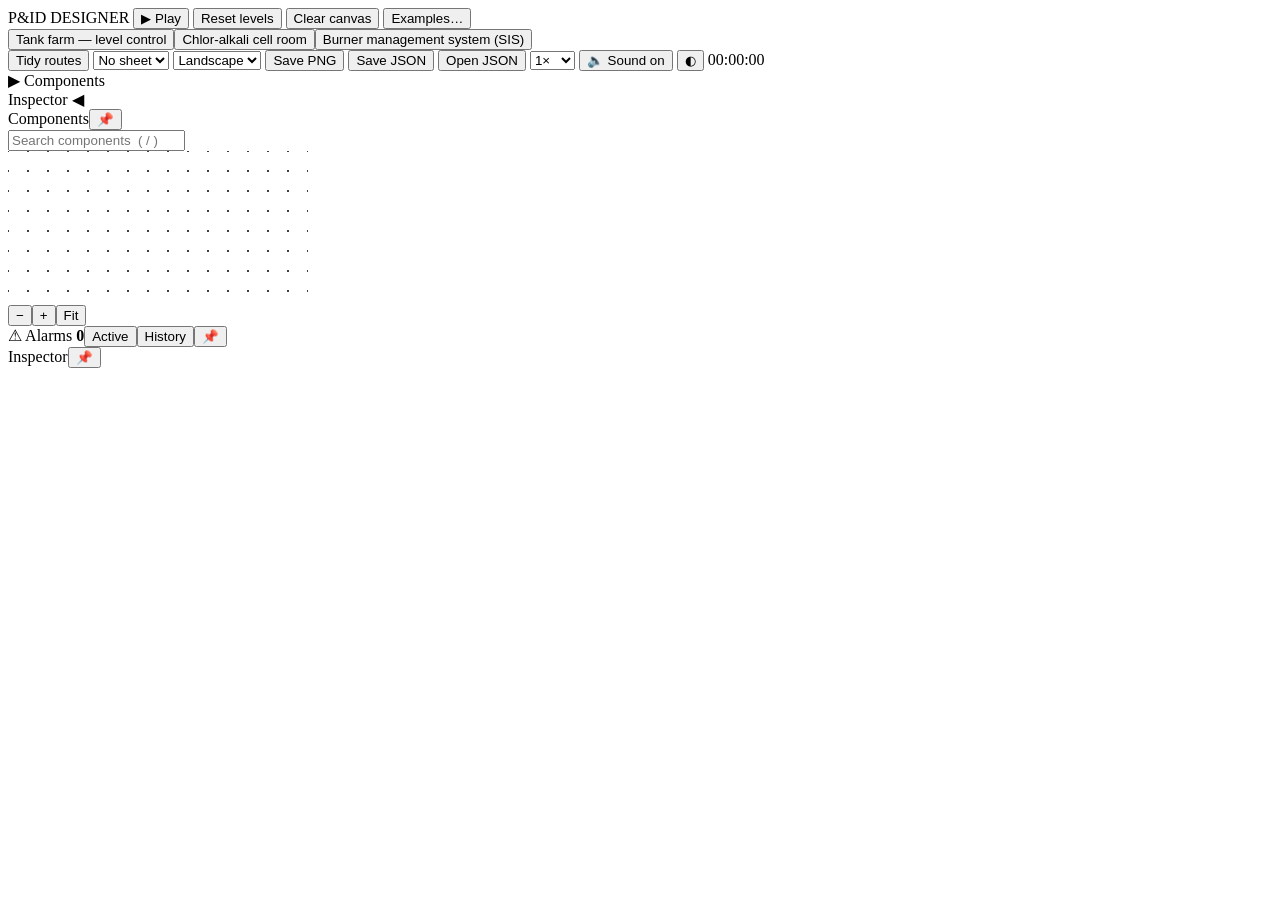
<file: src/index.src.html>
<!doctype html>
<html lang="en">
<head>
<meta charset="utf-8">
<meta name="viewport" content="width=device-width,initial-scale=1">
<title>P&amp;ID Designer</title>
<link rel="preconnect" href="https://fonts.googleapis.com">
<link rel="stylesheet" href="https://fonts.googleapis.com/css2?family=IBM+Plex+Mono:wght@400;600&family=IBM+Plex+Sans+Condensed:wght@400;600&display=swap">
<style>
/*CSS*/
</style>
</head>
<body>
<div id="app">
  <header id="toolbar">
    <span class="brand">P&amp;ID DESIGNER</span>
    <button class="btn" id="bPlay" title="Run / pause (Space)">▶ Play</button>
    <button class="btn" id="bReset" title="Reset levels and runtime state on all pages">Reset levels</button>
    <button class="btn" id="bClear" title="Clear canvas (click twice)">Clear canvas</button>
    <span class="menuwrap"><button class="btn" id="bEx">Examples…</button>
      <div class="menu" id="mEx"><button data-ex="tank">Tank farm — level control</button><button data-ex="chlor">Chlor-alkali cell room</button><button data-ex="bms">Burner management system (SIS)</button></div></span>
    <button class="btn" id="bTidy" title="Re-route all lines orthogonally around components">Tidy routes</button>
    <span class="sep"></span>
    <select id="selSheet" title="Sheet size"><option value="none">No sheet</option><option value="A4">A4</option><option value="A3">A3</option></select>
    <select id="selOrient" title="Sheet orientation"><option value="landscape">Landscape</option><option value="portrait">Portrait</option></select>
    <span class="sep"></span>
    <button class="btn" id="bPng">Save PNG</button>
    <button class="btn" id="bSave">Save JSON</button>
    <button class="btn" id="bOpen">Open JSON</button>
    <input type="file" id="fileIn" accept=".json,application/json" hidden>
    <span class="sep"></span>
    <select id="selSpeed" title="Simulation speed"><option value="1">1×</option><option value="5">5×</option><option value="10">10×</option><option value="30">30×</option><option value="60">60×</option></select>
    <button class="btn" id="bSound" title="Alarm horn sound">🔈 Sound on</button>
    <button class="btn" id="bTheme" title="Light / dark theme">◐</button>
    <span id="clock" title="Simulated time">00:00:00</span>
  </header>
  <div id="main">
    <div class="edge edge-l" id="edgePal" title="Show components">▶ Components</div><div class="edge edge-r" id="edgeInsp" title="Show inspector">Inspector ◀</div>
    <aside id="palette"><div class="dockbar"><span>Components</span><button class="dbtn" data-dock="pal" data-d="pin" title="Pinned — click to auto-hide">📌</button></div>
      <div class="ptop"><input type="text" id="pSearch" placeholder="Search components  ( / )" autocomplete="off"><div id="pcount"></div></div>
      <div id="ptabs"></div>
      <div id="plist"></div>
    </aside>
    <section id="center">
      <div id="canvasWrap">
        
        <svg id="cv" xmlns="http://www.w3.org/2000/svg">
          <defs>
            <pattern id="gridp" width="20" height="20" patternUnits="userSpaceOnUse"><circle cx="0" cy="0" r="1" fill="var(--grid)"/><circle cx="20" cy="0" r="1" fill="var(--grid)"/><circle cx="0" cy="20" r="1" fill="var(--grid)"/><circle cx="20" cy="20" r="1" fill="var(--grid)"/></pattern>
          </defs>
          <g id="view"><g id="gSheet"></g><rect id="gridRect" x="-4000" y="-4000" width="14000" height="12000" fill="url(#gridp)" pointer-events="none"></rect><g id="gConns"></g><g id="gComps"></g><g id="gOver"></g></g>
        </svg>
        <div id="zoomb"><button class="btn" id="zOut">−</button><button class="btn" id="zIn">+</button><button class="btn" id="zFit">Fit</button></div>
        <div id="toasts"></div>
      </div>
      <div id="pagebar"></div>
      <div id="alarmpanel"><div class="almbar" id="almBar"><span class="almtitle">⚠ Alarms <b id="almCount">0</b></span><span class="almtabs"><button class="dbtn on" data-atab="act">Active</button><button class="dbtn" data-atab="hist">History</button></span><span class="almsum" id="almSum"></span><button class="dbtn" data-dock="alm" data-d="pin" title="Pinned — click to auto-hide">📌</button></div><div class="almbody" id="almBody"></div></div>
      <div id="hud"></div>
    </section>
    <aside id="inspector"><div class="dockbar"><span>Inspector</span><button class="dbtn" data-dock="insp" data-d="pin" title="Pinned — click to auto-hide">📌</button></div><div id="inspBody"></div></aside>
  </div>
</div>
<script>
/*JS*/
</script>
</body>
</html>
</file>
